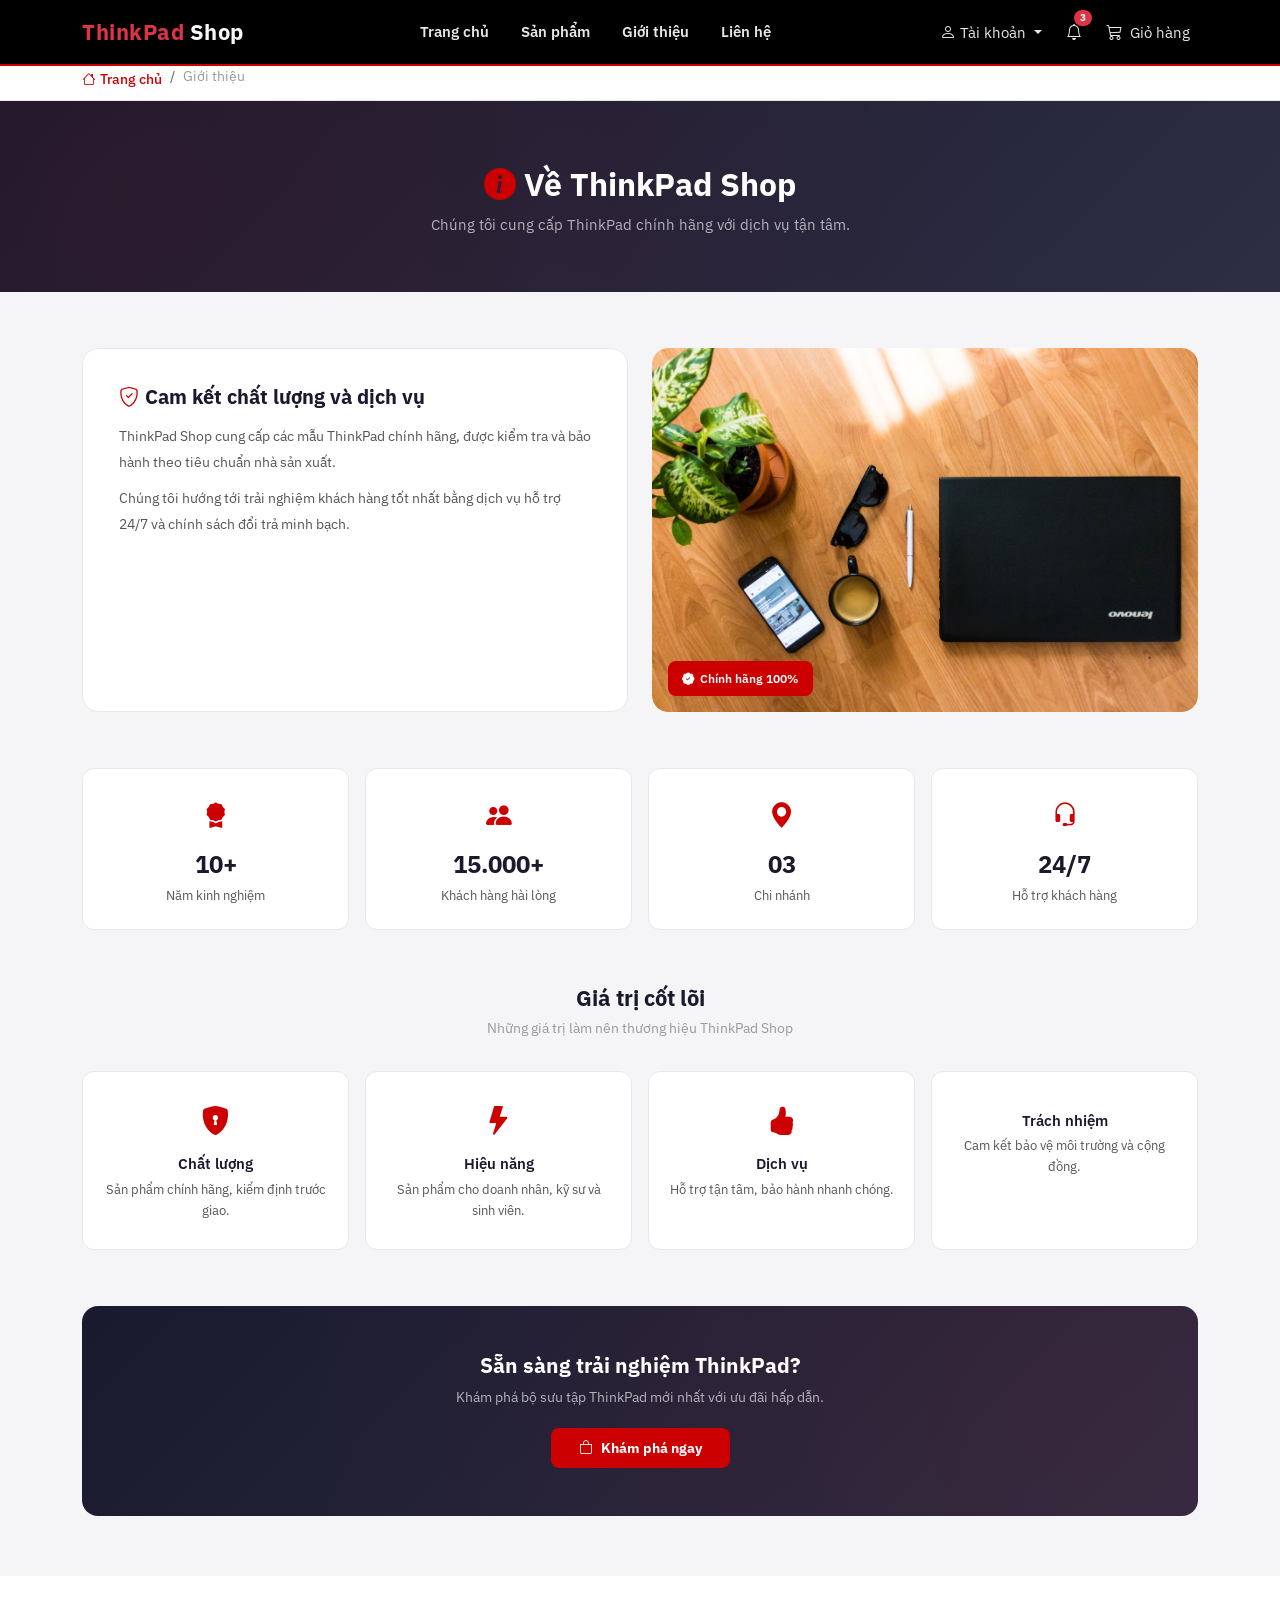
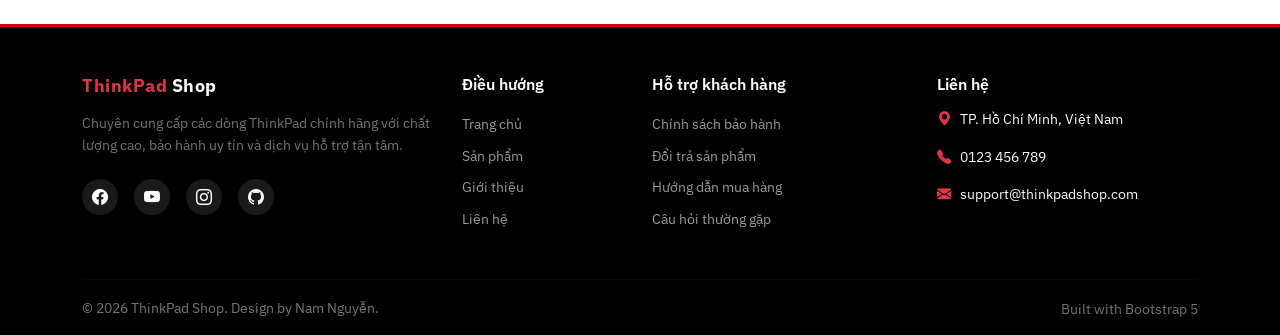
<file: about.html>
<!DOCTYPE html>
<html lang="vi">

<head>
    <meta charset="UTF-8">
    <meta name="viewport" content="width=device-width, initial-scale=1.0">
    <title>Giới thiệu - ThinkPad Shop</title>

    <link rel="preconnect" href="https://fonts.googleapis.com">
    <link rel="preconnect" href="https://fonts.gstatic.com" crossorigin>
    <link href="https://fonts.googleapis.com/css2?family=IBM+Plex+Sans:wght@400;500;600;700;800&display=swap"
        rel="stylesheet">

    <link rel="stylesheet" href="./bootstrap/dist/css/bootstrap.min.css">
    <link rel="stylesheet" href="./bootstrap/icons/bootstrap-icons.css">
    <link rel="stylesheet" href="./assets/style/header.css">
    <link rel="stylesheet" href="./assets/style/footer.css">
    <link rel="stylesheet" href="./assets/style/about.css">
</head>

<body>
    <!--Header-->
    <!--Header-->
    <header class="navbar navbar-expand-lg navbar-dark bg-black fixed-top">
        <div class="container">
            <a class="navbar-brand fw-bold text-danger" href="./index.html">
                ThinkPad <span class="text-light">Shop</span>
            </a>

            <div class="d-flex align-items-center gap-2 ms-auto order-lg-3">
                <div class="dropdown">
                    <a class="nav-link dropdown-toggle text-light px-2" href="#" role="button"
                        data-bs-toggle="dropdown">
                        <i class="bi bi-person fs-6"></i> <span class="d-none d-sm-inline">Tài khoản</span>
                    </a>
                    <ul class="dropdown-menu dropdown-menu-end">
                        <li><a class="dropdown-item" href="./login.html">Đăng nhập</a></li>
                        <li><a class="dropdown-item" href="./register.html">Đăng ký</a></li>
                        <li>
                            <hr class="dropdown-divider">
                        </li>
                        <li><a class="dropdown-item text-danger" href="#"
                                onclick="logoutUser();location.reload();return false;">Đăng xuất</a></li>
                    </ul>
                </div>
                <div class="dropdown">
                    <a class="nav-link text-light px-2 position-relative" href="#" role="button"
                        data-bs-toggle="dropdown">
                        <i class="bi bi-bell fs-6"></i>
                        <span class="badge bg-danger rounded-pill position-absolute notif-badge"
                            style="font-size:0.6rem;top:-2px;right:-2px;">3</span>
                    </a>
                    <ul class="dropdown-menu dropdown-menu-end" style="min-width:280px;">
                        <li>
                            <h6 class="dropdown-header">Thông báo</h6>
                        </li>
                        <li><a class="dropdown-item" href="#"><small class="text-muted">ThinkPad X1 Carbon vừa được cập
                                    nhật giá mới</small></a></li>
                        <li><a class="dropdown-item" href="#"><small class="text-muted">Khuyến mãi đặc biệt dòng T
                                    Series</small></a></li>
                        <li><a class="dropdown-item" href="#"><small class="text-muted">Bảo hành mở rộng cho P
                                    Series</small></a></li>
                        <li>
                            <hr class="dropdown-divider">
                        </li>
                        <li><a class="dropdown-item text-center small" href="#">Xem tất cả</a></li>
                    </ul>
                </div>
                <a href="./cart.html" class="nav-link text-light px-2 position-relative">
                    <i class="bi bi-cart3 fs-6"></i>
                    <span class="badge bg-danger rounded-pill position-absolute cart-badge"
                        style="font-size:0.65rem;top:-2px;right:-4px;display:none;">0</span>
                    <span class="d-none d-sm-inline ms-1">Giỏ hàng</span>
                </a>
            </div>

            <button class="navbar-toggler order-lg-4" type="button" data-bs-toggle="collapse"
                data-bs-target="#navbarMenu">
                <span class="navbar-toggler-icon"></span>
            </button>

            <div class="collapse navbar-collapse order-lg-2" id="navbarMenu">
                <ul class="navbar-nav mx-auto" id="mainMenu"></ul>
                <script>
                    const menuItems = [
                        { href: "./index.html", text: "Trang chủ" },
                        { href: "./products.html", text: "Sản phẩm" },
                        { href: "./about.html", text: "Giới thiệu" },
                        { href: "./contact.html", text: "Liên hệ" }
                    ];
                    const categorise = [
                        { title: "ThinkPad X1", content: "Cao cấp, siêu nhẹ, cho doanh nhân.", image: "./assets/image/cate.jpg" },
                        { title: "ThinkPad T Series", content: "Văn phòng, lập trình, pin bền.", image: "./assets/image/cate.jpg" },
                        { title: "ThinkPad P Series", content: "Workstation cho đồ họa và kỹ thuật.", image: "./assets/image/cate.jpg" },
                        { title: "ThinkPad E Series", content: "Giá tốt cho sinh viên và văn phòng.", image: "./assets/image/cate.jpg" }
                    ];
                    const carouselData = [
                        { image: "./assets/image/carousel1.jpg", title: "ThinkPad X1 Carbon Gen 12", subtitle: "Siêu nhẹ · Bền bỉ · Hiệu năng đỉnh cao", active: true },
                        { image: "./assets/image/carousel2.jpg", title: "ThinkPad T Series 2025", subtitle: "Ổn định · Chuyên nghiệp · Giá tốt", active: false },
                        { image: "./assets/image/carousel3.jpg", title: "ThinkPad P Series Workstation", subtitle: "Đồ họa mạnh · Chuẩn kỹ sư · Hiệu năng workstation", active: false }
                    ];
                    const featuredProducts = [
                        { image: "./assets/image/cate.jpg", name: "ThinkPad X1 Carbon", specs: "Intel Core Ultra 7 · 32GB RAM · 1TB SSD", price: "39.990.000₫", id: "x1-carbon-gen12" },
                        { image: "./assets/image/cate.jpg", name: "ThinkPad T14s Gen 5", specs: "AMD Ryzen 7 · 16GB RAM · 512GB SSD", price: "28.500.000₫", id: "t14s-gen5" },
                        { image: "./assets/image/cate.jpg", name: "ThinkPad E16 Gen 2", specs: "Intel Core i7 · 16GB RAM · 512GB SSD", price: "22.990.000₫", id: "e16-gen2" },
                        { image: "./assets/image/cate.jpg", name: "ThinkPad P16s Gen 3", specs: "AMD Ryzen 9 · 32GB RAM · 1TB SSD", price: "45.000.000₫", id: "p16s-gen3" },
                        { image: "./assets/image/cate.jpg", name: "ThinkPad X1 Yoga Gen 4", specs: "Intel Core i7 · 16GB RAM · 512GB SSD", price: "34.500.000₫", id: "x1-yoga-gen4" },
                        { image: "./assets/image/cate.jpg", name: "ThinkPad T14 Gen 12", specs: "Intel Core i7 · 16GB RAM · 512GB SSD", price: "29.990.000₫", id: "t14-gen12" },
                        { image: "./assets/image/cate.jpg", name: "ThinkPad P1 Gen 5", specs: "Intel Xeon · 64GB RAM · 4TB SSD", price: "129.990.000₫", id: "p1-gen5" },
                        { image: "./assets/image/cate.jpg", name: "ThinkPad E14 Gen 4", specs: "AMD Ryzen 7 · 16GB RAM · 1TB SSD", price: "21.990.000₫", id: "e14-g4" }
                    ];
                    const footerData = { brand: { name: 'ThinkPad', suffix: 'Shop', desc: 'Chuyên cung cấp các dòng ThinkPad chính hãng với chất lượng cao, bảo hành uy tín và dịch vụ hỗ trợ tận tâm.', socials: [{ icon: 'bi-facebook', href: '#' }, { icon: 'bi-youtube', href: '#' }, { icon: 'bi-instagram', href: '#' }, { icon: 'bi-github', href: '#' }] }, navigation: { title: 'Điều hướng', links: [{ href: './index.html', text: 'Trang chủ' }, { href: './products.html', text: 'Sản phẩm' }, { href: './about.html', text: 'Giới thiệu' }, { href: './contact.html', text: 'Liên hệ' }] }, support: { title: 'Hỗ trợ khách hàng', links: [{ href: '#', text: 'Chính sách bảo hành' }, { href: '#', text: 'Đổi trả sản phẩm' }, { href: '#', text: 'Hướng dẫn mua hàng' }, { href: '#', text: 'Câu hỏi thường gặp' }] }, contact: { title: 'Liên hệ', items: [{ icon: 'bi-geo-alt-fill', text: 'TP. Hồ Chí Minh, Việt Nam' }, { icon: 'bi-telephone-fill', text: '0123 456 789' }, { icon: 'bi-envelope-fill', text: 'support@thinkpadshop.com' }] }, copyright: '© 2026 ThinkPad Shop. Design by Nam Nguyễn.', builtWith: 'Built with Bootstrap 5' };
                    function isLoggedIn() { return localStorage.getItem('thinkpad_logged_in') === 'true' }
                    function loginUser() { localStorage.setItem('thinkpad_logged_in', 'true') }
                    function logoutUser() { localStorage.removeItem('thinkpad_logged_in') }
                    function getCart() { try { return JSON.parse(localStorage.getItem('thinkpad_cart')) || [] } catch { return [] } }
                    function saveCart(cart) { localStorage.setItem('thinkpad_cart', JSON.stringify(cart)) }
                    function addToCart(product) { const cart = getCart(); const existing = cart.find(item => item.id === product.id); if (existing) { existing.qty += product.qty || 1 } else { cart.push({ id: product.id, image: product.image, name: product.name, specs: product.specs, price: typeof product.price === 'string' ? parsePrice(product.price) : product.price, qty: product.qty || 1 }) } saveCart(cart); alert('Đã thêm vào giỏ hàng!'); updateCartBadge() }
                    function updateCartBadge() { const cart = getCart(); const count = cart.reduce((sum, item) => sum + item.qty, 0); document.querySelectorAll('.cart-badge').forEach(el => { el.textContent = count; el.style.display = count > 0 ? 'inline' : 'none' }) }
                    function parsePrice(str) { return parseInt(String(str).replace(/[.\s₫]/g, '')) }
                    function fmtPrice(num) { return Number(num).toString().replace(/\B(?=(\d{3})+(?!\d))/g, '.') + '₫' }
                </script>
                <script>
                    const mainMenu = document.getElementById("mainMenu");
                    menuItems.forEach((item) => {
                        mainMenu.innerHTML += `
                            <li class="nav-item mx-2">
                                <a class="nav-link fw-semibold" href="${item.href}">${item.text}</a>
                            </li>
                        `;
                    });
                    updateCartBadge();
                    if (isLoggedIn()) {
                        const dd = document.querySelector('.dropdown .dropdown-toggle');
                        if (dd) dd.innerHTML = '<i class="bi bi-person-check fs-6"></i> <span class="d-none d-sm-inline">Tài khoản</span>';
                    }
                </script>
            </div>
        </div>
    </header>


    <!-- Breadcrumb -->
    <div class="breadcrumb-wrap">
        <div class="container">
            <nav aria-label="breadcrumb">
                <ol class="breadcrumb mb-0">
                    <li class="breadcrumb-item"><a href="./index.html"><i class="bi bi-house me-1"></i>Trang chủ</a>
                    </li>
                    <li class="breadcrumb-item active">Giới thiệu</li>
                </ol>
            </nav>
        </div>
    </div>

    <main class="about-wrap">
        <!-- Hero -->
        <section class="hero-section">
            <div class="container">
                <h1><i class="bi bi-info-circle-fill"></i>Về ThinkPad Shop</h1>
                <p>Chúng tôi cung cấp ThinkPad chính hãng với dịch vụ tận tâm.</p>
            </div>
        </section>

        <div id="about-container"></div>
        <script src="./data/aboutPageData.js"></script>
    </main>

    <script>
        const aboutContainer = document.getElementById("about-container");

        const statsHtml = aboutPageData.stats.map(s =>
            `<div class="stat-card">
                <i class="bi ${s.icon}"></i>
                <span class="number">${s.number}</span>
                <span class="label">${s.label}</span>
            </div>`
        ).join('');

        const valuesHtml = aboutPageData.values.map(v =>
            `<div class="col-6 col-md-3">
                <div class="value-card">
                    <i class="bi ${v.icon}"></i>
                    <h5>${v.title}</h5>
                    <p>${v.desc}</p>
                </div>
            </div>`
        ).join('');

        aboutContainer.innerHTML = `
            <div class="container">
                <!-- Intro -->
                <section class="intro-section">
                    <div class="row g-4 align-items-stretch">
                        <div class="col-lg-6">
                            <div class="intro-card">
                                <h3><i class="bi bi-shield-check"></i>${aboutPageData.intro.heading}</h3>
                                ${aboutPageData.intro.paragraphs.map(p => `<p>${p}</p>`).join('')}
                            </div>
                        </div>
                        <div class="col-lg-6">
                            <div class="intro-image-wrap">
                                <img src="./assets/image/cate.jpg" alt="ThinkPad Office" loading="lazy">
                                <span class="intro-badge"><i class="bi bi-patch-check-fill"></i> Chính hãng 100%</span>
                            </div>
                        </div>
                    </div>
                </section>

                <!-- Stats -->
                <section class="stats-section">
                    <div class="stats-grid">${statsHtml}</div>
                </section>

                <!-- Values -->
                <section class="values-section">
                    <div class="section-title">
                        <h2>Giá trị cốt lõi</h2>
                        <p>Những giá trị làm nên thương hiệu ThinkPad Shop</p>
                    </div>
                    <div class="row g-3">${valuesHtml}</div>
                </section>

                <!-- CTA -->
                <section class="cta-section">
                    <h3>Sẵn sàng trải nghiệm ThinkPad?</h3>
                    <p>Khám phá bộ sưu tập ThinkPad mới nhất với ưu đãi hấp dẫn.</p>
                    <a href="./products.html" class="btn-cta">
                        <i class="bi bi-bag"></i>Khám phá ngay
                    </a>
                </section>
            </div>
        `;
    </script>

    <!-- Footer -->
    <footer class="bg-black text-light pt-5 pb-3 mt-5" id="footer-container"></footer>
    <script>
        const footerContainer = document.getElementById("footer-container");
        const footerHTML = `
            <div class="container">
                <div class="row g-4">
                    <div class="col-lg-4 col-6">
                        <h3 class="fw-bold text-danger">
                            ${footerData.brand.name} <span class="text-light">${footerData.brand.suffix}</span>
                        </h3>
                        <p class="text-secondary mt-3">${footerData.brand.desc}</p>
                        <div class="d-flex gap-3 mt-4">
                            ${footerData.brand.socials.map(s => `<a href="${s.href}" class="social-icon"><i class="bi ${s.icon}"></i></a>`).join('')}
                        </div>
                    </div>
                    <div class="col-lg-2 col-6">
                        <h5 class="footer-title">${footerData.navigation.title}</h5>
                        <ul class="list-unstyled">
                            ${footerData.navigation.links.map(l => `<li><a href="${l.href}" class="footer-link">${l.text}</a></li>`).join('')}
                        </ul>
                    </div>
                    <div class="col-lg-3 col-6">
                        <h5 class="footer-title">${footerData.support.title}</h5>
                        <ul class="list-unstyled">
                            ${footerData.support.links.map(l => `<li><a href="${l.href}" class="footer-link">${l.text}</a></li>`).join('')}
                        </ul>
                    </div>
                    <div class="col-lg-3 col-6">
                        <h5 class="footer-title">${footerData.contact.title}</h5>
                        ${footerData.contact.items.map(item => `<p><i class="bi ${item.icon} text-danger"></i> ${item.text}</p>`).join('')}
                    </div>
                </div>
                <hr class="footer-divider">
                <div class="row align-items-center">
                    <div class="col-md-6 text-center text-md-start">
                        <p class="copyright mb-0">${footerData.copyright}</p>
                    </div>
                    <div class="col-md-6 text-center text-md-end mt-3 mt-md-0">
                        <span class="text-secondary">${footerData.builtWith}</span>
                    </div>
                </div>
            </div>
        `;
        footerContainer.innerHTML = footerHTML;
    </script>
    <script src="./bootstrap/dist/js/bootstrap.bundle.min.js"></script>
</body>

</html>
</file>
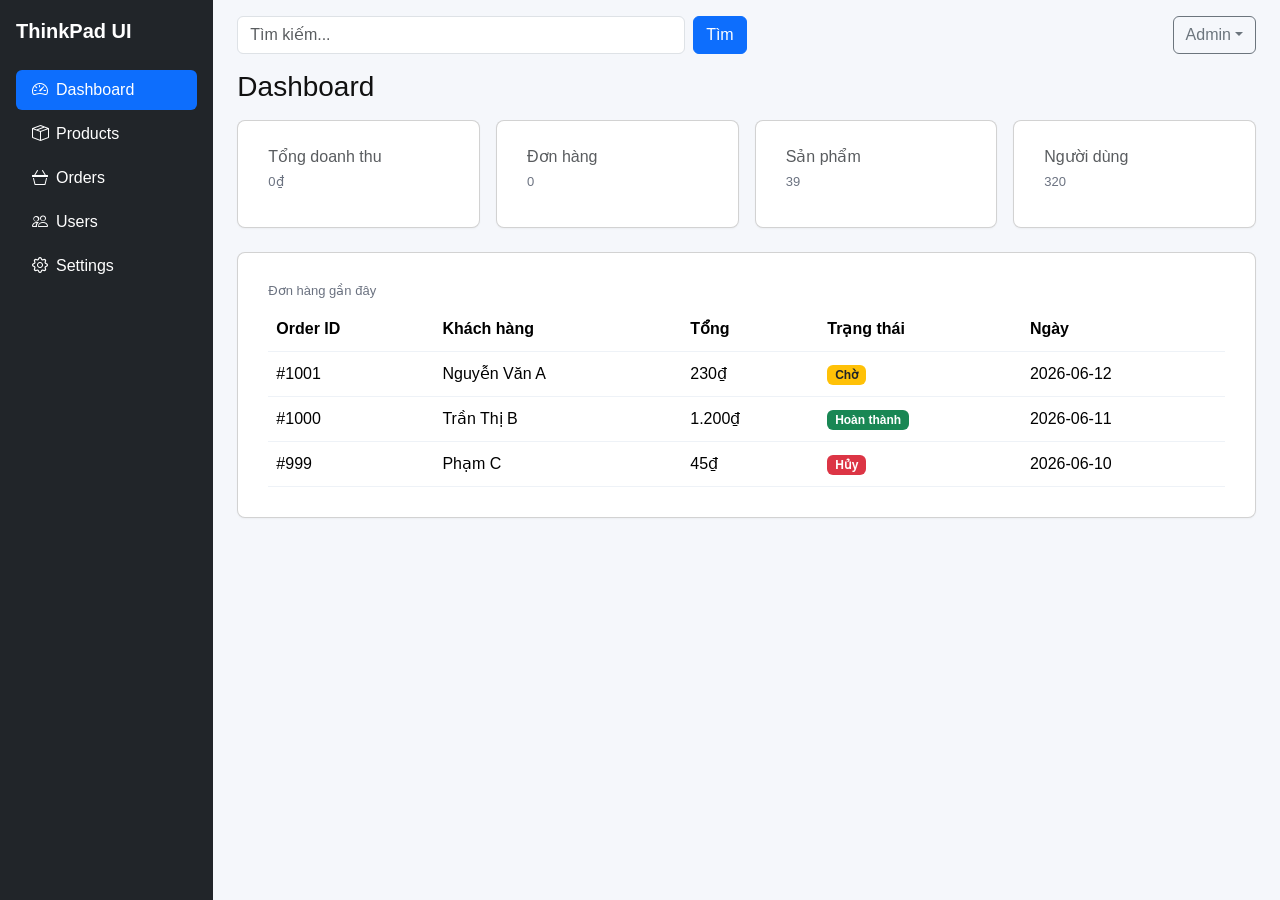
<file: admin.html>
<!doctype html>
<html lang="vi">
  <head>
    <meta charset="utf-8" />
    <meta name="viewport" content="width=device-width, initial-scale=1" />
    <title>Admin Dashboard</title>
    <link href="bootstrap/dist/css/bootstrap.min.css" rel="stylesheet">
    <link rel="stylesheet" href="bootstrap/icons/bootstrap-icons.min.css">
    <link rel="stylesheet" href="assets/style/admin.css">
  </head>
  <body>
    <div class="container-fluid">
      <div class="row">
        <nav class="col-12 col-md-2 bg-dark vh-100 p-3 text-white d-none d-md-block">
          <div class="mb-4 fs-5 fw-bold">ThinkPad UI</div>
          <ul class="nav nav-pills flex-column">
            <li class="nav-item mb-1"><a class="nav-link active text-white" href="#"><i class="bi bi-speedometer2 me-2"></i>Dashboard</a></li>
            <li class="nav-item mb-1"><a class="nav-link text-white" href="#"><i class="bi bi-box-seam me-2"></i>Products</a></li>
            <li class="nav-item mb-1"><a class="nav-link text-white" href="#"><i class="bi bi-basket3 me-2"></i>Orders</a></li>
            <li class="nav-item mb-1"><a class="nav-link text-white" href="#"><i class="bi bi-people me-2"></i>Users</a></li>
            <li class="nav-item"><a class="nav-link text-white" href="#"><i class="bi bi-gear me-2"></i>Settings</a></li>
          </ul>
        </nav>

        <main class="col-12 col-md-10 ms-sm-auto px-4">
          <header class="d-flex align-items-center justify-content-between py-3">
            <button class="btn btn-outline-light d-md-none me-2" type="button" data-bs-toggle="offcanvas" data-bs-target="#offcanvasSidebar" aria-controls="offcanvasSidebar">
              <i class="bi bi-list"></i>
            </button>
            <form class="d-flex w-50" role="search">
              <input class="form-control me-2" type="search" placeholder="Tìm kiếm..." aria-label="Search">
              <button class="btn btn-primary" type="submit">Tìm</button>
            </form>
            <div class="dropdown">
              <a class="btn btn-outline-secondary dropdown-toggle" href="#" role="button" id="profileMenu" data-bs-toggle="dropdown" aria-expanded="false">Admin</a>
              <ul class="dropdown-menu dropdown-menu-end" aria-labelledby="profileMenu">
                <li><a class="dropdown-item" href="#">Profile</a></li>
                <li><a class="dropdown-item" href="#">Logout</a></li>
              </ul>
            </div>
          </header>

          <section class="content">
            <div class="d-flex align-items-center justify-content-between mb-3">
              <h1 class="h3 mb-0">Dashboard</h1>
            </div>

            <!-- Stats cards rendered by JS -->
            <div id="statsCards" class="row g-3 mb-4"></div>

            <!-- Orders panel rendered by JS -->
            <div id="ordersPanel" class="card"></div>
          </section>
        </main>
      </div>
    </div>
    <script>
  // ===== inlined homedb.js =====
  const menuItems=[{href:"./index.html",text:"Trang chủ"},{href:"./products.html",text:"Sản phẩm"},{href:"./about.html",text:"Giới thiệu"},{href:"./contact.html",text:"Liên hệ"}];const categorise=[{title:"ThinkPad X1",content:"Cao cấp, siêu nhẹ, cho doanh nhân.",image:"./assets/image/cate.jpg"},{title:"ThinkPad T Series",content:"Văn phòng, lập trình, pin bền.",image:"./assets/image/cate.jpg"},{title:"ThinkPad P Series",content:"Workstation cho đồ họa và kỹ thuật.",image:"./assets/image/cate.jpg"},{title:"ThinkPad E Series",content:"Giá tốt cho sinh viên và văn phòng.",image:"./assets/image/cate.jpg"}];const carouselData=[{image:"./assets/image/carousel1.jpg",title:"ThinkPad X1 Carbon Gen 12",subtitle:"Siêu nhẹ · Bền bỉ · Hiệu năng đỉnh cao",active:true},{image:"./assets/image/carousel2.jpg",title:"ThinkPad T Series 2025",subtitle:"Ổn định · Chuyên nghiệp · Giá tốt",active:false},{image:"./assets/image/carousel3.jpg",title:"ThinkPad P Series Workstation",subtitle:"Đồ họa mạnh · Chuẩn kỹ sư · Hiệu năng workstation",active:false}];const featuredProducts=[{image:"./assets/image/cate.jpg",name:"ThinkPad X1 Carbon",specs:"Intel Core Ultra 7 · 32GB RAM · 1TB SSD",price:"39.990.000₫",id:"x1-carbon-gen12"},{image:"./assets/image/cate.jpg",name:"ThinkPad T14s Gen 5",specs:"AMD Ryzen 7 · 16GB RAM · 512GB SSD",price:"28.500.000₫",id:"t14s-gen5"},{image:"./assets/image/cate.jpg",name:"ThinkPad E16 Gen 2",specs:"Intel Core i7 · 16GB RAM · 512GB SSD",price:"22.990.000₫",id:"e16-gen2"},{image:"./assets/image/cate.jpg",name:"ThinkPad P16s Gen 3",specs:"AMD Ryzen 9 · 32GB RAM · 1TB SSD",price:"45.000.000₫",id:"p16s-gen3"}];const footerData={brand:{name:'ThinkPad',suffix:'Shop',desc:'Chuyên cung cấp các dòng ThinkPad chính hãng với chất lượng cao, bảo hành uy tín và dịch vụ hỗ trợ tận tâm.',socials:[{icon:'bi-facebook',href:'#'},{icon:'bi-youtube',href:'#'},{icon:'bi-instagram',href:'#'},{icon:'bi-github',href:'#'}]},navigation:{title:'Điều hướng',links:[{href:'./index.html',text:'Trang chủ'},{href:'./products.html',text:'Sản phẩm'},{href:'./about.html',text:'Giới thiệu'},{href:'./contact.html',text:'Liên hệ'}]},support:{title:'Hỗ trợ khách hàng',links:[{href:'#',text:'Chính sách bảo hành'},{href:'#',text:'Đổi trả sản phẩm'},{href:'#',text:'Hướng dẫn mua hàng'},{href:'#',text:'Câu hỏi thường gặp'}]},contact:{title:'Liên hệ',items:[{icon:'bi-geo-alt-fill',text:'TP. Hồ Chí Minh, Việt Nam'},{icon:'bi-telephone-fill',text:'0123 456 789'},{icon:'bi-envelope-fill',text:'support@thinkpadshop.com'}]},copyright:'© 2026 ThinkPad Shop. Design by Nam Nguyễn.',builtWith:'Built with Bootstrap 5'};function isLoggedIn(){return localStorage.getItem('thinkpad_logged_in')==='true'}function loginUser(){localStorage.setItem('thinkpad_logged_in','true')}function logoutUser(){localStorage.removeItem('thinkpad_logged_in')}function getCart(){try{return JSON.parse(localStorage.getItem('thinkpad_cart'))||[]}catch{return[]}}function saveCart(cart){localStorage.setItem('thinkpad_cart',JSON.stringify(cart))}function addToCart(product){const cart=getCart();const existing=cart.find(item=>item.id===product.id);if(existing){existing.qty+=product.qty||1}else{cart.push({id:product.id,image:product.image,name:product.name,specs:product.specs,price:typeof product.price==='string'?parsePrice(product.price):product.price,qty:product.qty||1})}saveCart(cart);alert('Đã thêm vào giỏ hàng!');updateCartBadge()}function updateCartBadge(){const cart=getCart();const count=cart.reduce((sum,item)=>sum+item.qty,0);document.querySelectorAll('.cart-badge').forEach(el=>{el.textContent=count;el.style.display=count>0?'inline':'none'})}function parsePrice(str){return parseInt(String(str).replace(/[.\s₫]/g,''))}function fmtPrice(num){return Number(num).toString().replace(/\B(?=(\d{3})+(?!\d))/g,'.')+'₫'}
  // ===== end inlined homedb.js =====
    </script>
    <script src="bootstrap/dist/js/bootstrap.bundle.min.js"></script>
    <script src="./data/productsPageData.js"></script>
    <script>
    document.addEventListener('DOMContentLoaded', () => {
      // Data from data/homedb.js
      const products = (typeof productsPageData !== 'undefined' && productsPageData.products) ? productsPageData.products : (typeof featuredProducts !== 'undefined' ? featuredProducts : []);
      const cart = (typeof getCart === 'function') ? getCart() : [];
      const orders = JSON.parse(localStorage.getItem('thinkpad_orders') || '[]');

      const fmt = (typeof fmtPrice === 'function') ? fmtPrice : (n => (typeof n === 'number' ? n.toString() : n));

      // Render stats cards dynamically
      const statsCards = document.getElementById('statsCards');
      function renderStats() {
        const revenue = cart.reduce((sum, i) => sum + (i.price || 0) * (i.qty || 1), 0);
        const stats = [
          { title: 'Tổng doanh thu', value: fmt(revenue || 0) },
          { title: 'Đơn hàng', value: (orders.length || 0) },
          { title: 'Sản phẩm', value: (products.length || 0) },
          { title: 'Người dùng', value: (JSON.parse(localStorage.getItem('thinkpad_users') || '[]').length || 320) }
        ];

        if (!statsCards) return;
        statsCards.innerHTML = '';
        stats.forEach(s => {
          const col = document.createElement('div');
          col.className = 'col-12 col-sm-6 col-md-3';
          col.innerHTML = `
            <div class="card">
              <div class="card-body">
                <h6 class="card-subtitle mb-2 text-muted">${s.title}</h6>
                <h4 class="card-title">${s.value}</h4>
              </div>
            </div>
          `;
          statsCards.appendChild(col);
        });
      }

      // Render orders table dynamically
      const ordersPanel = document.getElementById('ordersPanel');
      function renderOrders() {
        if (!ordersPanel) return;
        const list = orders.length ? orders : [
          { id: '#1001', customer: 'Nguyễn Văn A', total: 230, status: 'Chờ', date: '2026-06-12' },
          { id: '#1000', customer: 'Trần Thị B', total: 1200, status: 'Hoàn thành', date: '2026-06-11' },
          { id: '#999', customer: 'Phạm C', total: 45, status: 'Hủy', date: '2026-06-10' }
        ];

        ordersPanel.innerHTML = `
          <div class="card-body">
            <h5 class="card-title">Đơn hàng gần đây</h5>
            <div class="table-responsive">
              <table class="table table-hover align-middle mb-0">
                <thead>
                  <tr>
                    <th>Order ID</th>
                    <th>Khách hàng</th>
                    <th>Tổng</th>
                    <th>Trạng thái</th>
                    <th>Ngày</th>
                  </tr>
                </thead>
                <tbody>
                  ${list.slice(0, 50).map(o => `
                    <tr>
                      <td>${o.id}</td>
                      <td>${o.customer}</td>
                      <td>${fmt(o.total)}</td>
                      <td>${renderBadge(o.status)}</td>
                      <td>${o.date}</td>
                    </tr>
                  `).join('')}
                </tbody>
              </table>
            </div>
          </div>
        `;
      }

      function renderBadge(s) {
        if (!s) return '';
        const t = String(s).toLowerCase();
        if (t.includes('hoàn') || t.includes('completed')) return '<span class="badge bg-success">Hoàn thành</span>';
        if (t.includes('hủy') || t.includes('huy') || t.includes('cancel')) return '<span class="badge bg-danger">Hủy</span>';
        return '<span class="badge bg-warning text-dark">Chờ</span>';
      }

      // Initial render
      renderStats();
      renderOrders();
    });
    </script>

    <!-- Offcanvas for mobile sidebar -->
    <div class="offcanvas offcanvas-start" tabindex="-1" id="offcanvasSidebar" aria-labelledby="offcanvasSidebarLabel">
      <div class="offcanvas-header">
        <h5 class="offcanvas-title" id="offcanvasSidebarLabel">ThinkPad UI</h5>
        <button type="button" class="btn-close text-reset" data-bs-dismiss="offcanvas" aria-label="Close"></button>
      </div>
      <div class="offcanvas-body">
        <ul class="nav nav-pills flex-column">
          <li class="nav-item mb-1"><a class="nav-link active text-dark" href="#"><i class="bi bi-speedometer2 me-2"></i>Dashboard</a></li>
          <li class="nav-item mb-1"><a class="nav-link text-dark" href="#"><i class="bi bi-box-seam me-2"></i>Products</a></li>
          <li class="nav-item mb-1"><a class="nav-link text-dark" href="#"><i class="bi bi-basket3 me-2"></i>Orders</a></li>
          <li class="nav-item mb-1"><a class="nav-link text-dark" href="#"><i class="bi bi-people me-2"></i>Users</a></li>
          <li class="nav-item"><a class="nav-link text-dark" href="#"><i class="bi bi-gear me-2"></i>Settings</a></li>
        </ul>
      </div>
    </div>
  </body>
</html>
</file>
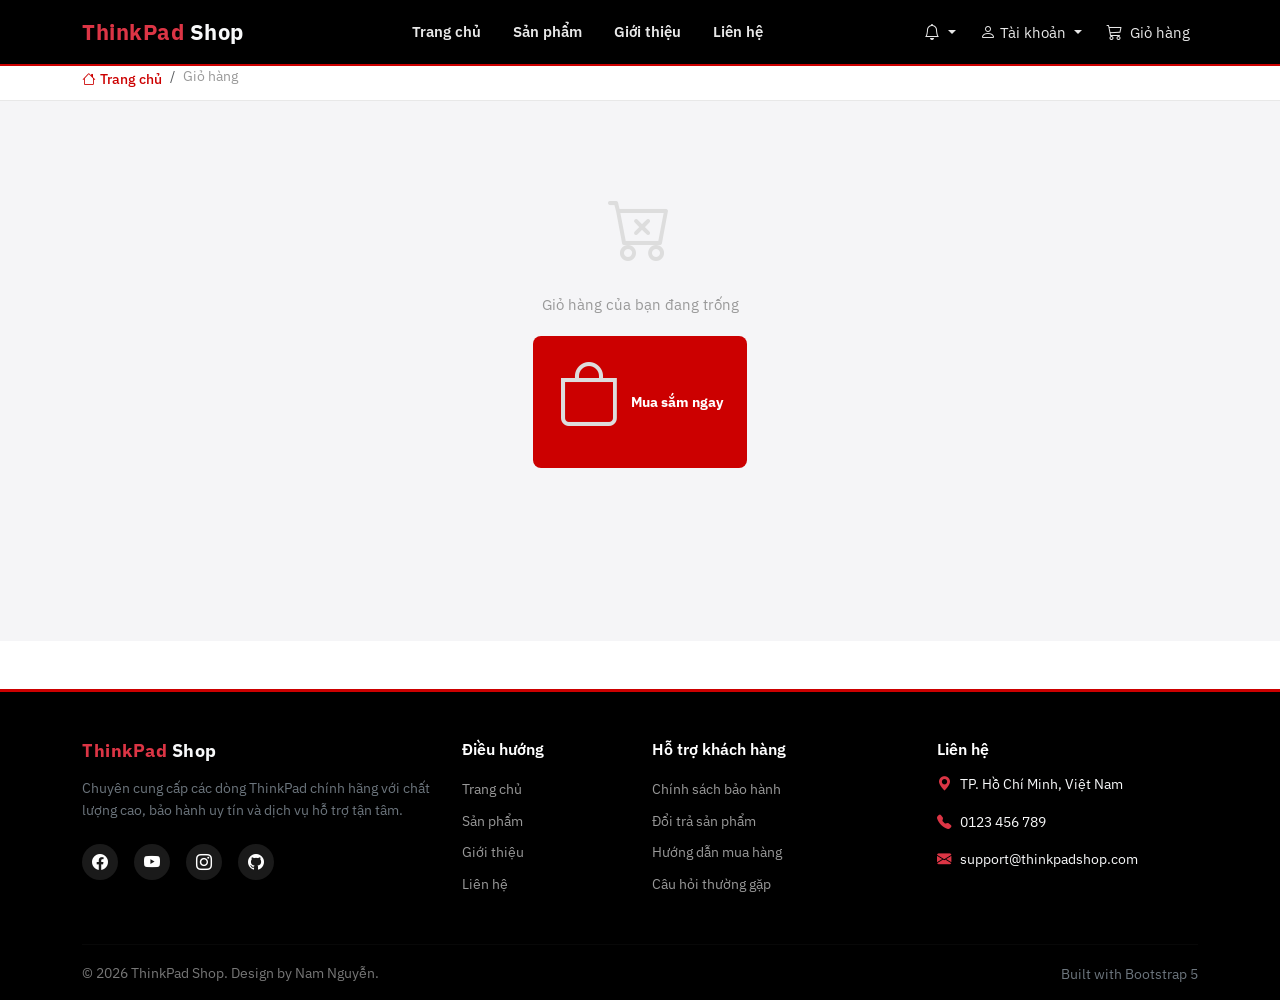
<file: cart.html>
<!DOCTYPE html>
<html lang="vi">
<head>
    <meta charset="UTF-8">
    <meta name="viewport" content="width=device-width, initial-scale=1.0">
    <title>Giỏ hàng - ThinkPad Shop</title>

    <link rel="preconnect" href="https://fonts.googleapis.com">
    <link rel="preconnect" href="https://fonts.gstatic.com" crossorigin>
    <link href="https://fonts.googleapis.com/css2?family=IBM+Plex+Sans:wght@400;500;600;700;800&display=swap" rel="stylesheet">

    <link rel="stylesheet" href="./bootstrap/dist/css/bootstrap.min.css">
    <link rel="stylesheet" href="./bootstrap/icons/bootstrap-icons.css">
    <link rel="stylesheet" href="./assets/style/header.css">
    <link rel="stylesheet" href="./assets/style/footer.css">
    <link rel="stylesheet" href="./assets/style/cart.css">
</head>
<body>
    <!--Header-->
    <header class="navbar navbar-expand-lg navbar-dark bg-black fixed-top">
        <div class="container">
            <a class="navbar-brand fw-bold text-danger" href="./index.html">
                ThinkPad <span class="text-light">Shop</span>
            </a>

            <div class="d-flex align-items-center gap-2 ms-auto order-lg-3">
                <div class="dropdown">
                    <a class="nav-link dropdown-toggle text-light px-2 position-relative" href="#" role="button" data-bs-toggle="dropdown">
                        <i class="bi bi-bell fs-6"></i>
                        <span class="badge bg-danger rounded-pill position-absolute notif-badge" style="font-size:0.6rem;top:-1px;right:-2px;display:none;">0</span>
                    </a>
                    <ul class="dropdown-menu dropdown-menu-end notif-dropdown">
                        <li><span class="dropdown-item-text text-muted small">Không có thông báo</span></li>
                    </ul>
                </div>
                <div class="dropdown">
                    <a class="nav-link dropdown-toggle text-light px-2" href="#" role="button" data-bs-toggle="dropdown">
                        <i class="bi bi-person fs-6"></i> <span class="d-none d-sm-inline">Tài khoản</span>
                    </a>
                    <ul class="dropdown-menu dropdown-menu-end">
                        <li><a class="dropdown-item" href="./login.html">Đăng nhập</a></li>
                        <li><a class="dropdown-item" href="./register.html">Đăng ký</a></li>
                        <li><hr class="dropdown-divider"></li>
                        <li><a class="dropdown-item text-danger" href="#" onclick="logoutUser();location.reload();return false;">Đăng xuất</a></li>
                    </ul>
                </div>
                <a href="./cart.html" class="nav-link text-light px-2 position-relative">
                    <i class="bi bi-cart3 fs-6"></i>
                    <span class="badge bg-danger rounded-pill position-absolute cart-badge" style="font-size:0.65rem;top:-2px;right:-4px;display:none;">0</span>
                    <span class="d-none d-sm-inline ms-1">Giỏ hàng</span>
                </a>
            </div>

            <button class="navbar-toggler order-lg-4" type="button" data-bs-toggle="collapse" data-bs-target="#navbarMenu">
                <span class="navbar-toggler-icon"></span>
            </button>

            <div class="collapse navbar-collapse order-lg-2" id="navbarMenu">
                <ul class="navbar-nav mx-auto" id="mainMenu"></ul>
                <script>
const menuItems=[{href:"./index.html",text:"Trang chủ"},{href:"./products.html",text:"Sản phẩm"},{href:"./about.html",text:"Giới thiệu"},{href:"./contact.html",text:"Liên hệ"}];
const footerData={brand:{name:'ThinkPad',suffix:'Shop',desc:'Chuyên cung cấp các dòng ThinkPad chính hãng với chất lượng cao, bảo hành uy tín và dịch vụ hỗ trợ tận tâm.',socials:[{icon:'bi-facebook',href:'#'},{icon:'bi-youtube',href:'#'},{icon:'bi-instagram',href:'#'},{icon:'bi-github',href:'#'}]},navigation:{title:'Điều hướng',links:[{href:'./index.html',text:'Trang chủ'},{href:'./products.html',text:'Sản phẩm'},{href:'./about.html',text:'Giới thiệu'},{href:'./contact.html',text:'Liên hệ'}]},support:{title:'Hỗ trợ khách hàng',links:[{href:'#',text:'Chính sách bảo hành'},{href:'#',text:'Đổi trả sản phẩm'},{href:'#',text:'Hướng dẫn mua hàng'},{href:'#',text:'Câu hỏi thường gặp'}]},contact:{title:'Liên hệ',items:[{icon:'bi-geo-alt-fill',text:'TP. Hồ Chí Minh, Việt Nam'},{icon:'bi-telephone-fill',text:'0123 456 789'},{icon:'bi-envelope-fill',text:'support@thinkpadshop.com'}]},copyright:'© 2026 ThinkPad Shop. Design by Nam Nguyễn.',builtWith:'Built with Bootstrap 5'};
function isLoggedIn(){return localStorage.getItem('thinkpad_logged_in')==='true'}function loginUser(){localStorage.setItem('thinkpad_logged_in','true')}function logoutUser(){localStorage.removeItem('thinkpad_logged_in')}function getCart(){try{return JSON.parse(localStorage.getItem('thinkpad_cart'))||[]}catch{return[]}}function saveCart(cart){localStorage.setItem('thinkpad_cart',JSON.stringify(cart))}function addToCart(product){const cart=getCart();const existing=cart.find(item=>item.id===product.id);if(existing){existing.qty+=product.qty||1}else{cart.push({id:product.id,image:product.image,name:product.name,specs:product.specs,price:typeof product.price==='string'?parsePrice(product.price):product.price,qty:product.qty||1})}saveCart(cart);alert('Đã thêm vào giỏ hàng!');updateCartBadge()}function updateCartBadge(){const cart=getCart();const count=cart.reduce((sum,item)=>sum+item.qty,0);document.querySelectorAll('.cart-badge').forEach(el=>{el.textContent=count;el.style.display=count>0?'inline':'none'})}function parsePrice(str){return parseInt(String(str).replace(/[.\s₫]/g,''))}function fmtPrice(num){return Number(num).toString().replace(/\B(?=(\d{3})+(?!\d))/g,'.')+'₫'}
                </script>
                <script>
                    const mainMenu = document.getElementById("mainMenu");
                    menuItems.forEach((item) => {
                        mainMenu.innerHTML += `
                            <li class="nav-item mx-2">
                                <a class="nav-link fw-semibold" href="${item.href}">${item.text}</a>
                            </li>
                        `;
                    });
                    updateCartBadge();
                    if (isLoggedIn()) {
                        const dd = document.querySelector('.dropdown .dropdown-toggle');
                        if (dd) dd.innerHTML = '<i class="bi bi-person-check fs-6"></i> <span class="d-none d-sm-inline">Tài khoản</span>';
                    }
                </script>
            </div>
        </div>
    </header>

    <!-- Breadcrumb -->
    <div class="breadcrumb-wrap">
        <div class="container">
            <nav aria-label="breadcrumb">
                <ol class="breadcrumb mb-0">
                    <li class="breadcrumb-item"><a href="./index.html"><i class="bi bi-house me-1"></i>Trang chủ</a></li>
                    <li class="breadcrumb-item active">Giỏ hàng</li>
                </ol>
            </nav>
        </div>
    </div>

    <main class="cart-wrapper" id="cart-container"></main>

    <script>
        const cartContainer = document.getElementById("cart-container");
        let cartItems = getCart();

        function renderCart() {
            const isEmpty = cartItems.length === 0;
            const subtotal = cartItems.reduce((sum, item) => sum + item.price * item.qty, 0);
            const shipping = subtotal >= 50000000 ? 0 : 500000;
            const total = subtotal + shipping;

            const itemsHtml = cartItems.map((item, idx) => `
                <div class="cart-item" data-index="${idx}">
                    <div class="row align-items-center g-3">
                        <div class="col-4 col-md-2">
                            <img src="${item.image}" alt="${item.name}" class="cart-item-img">
                        </div>
                        <div class="col-8 col-md-4">
                            <h6 class="cart-item-name">${item.name}</h6>
                            <p class="cart-item-specs">${item.specs}</p>
                            <p class="cart-item-price mb-0">${fmtPrice(item.price)}</p>
                        </div>
                        <div class="col-6 col-md-3 mt-2 mt-md-0">
                            <div class="qty-control">
                                <button onclick="changeQty(${idx}, -1)">−</button>
                                <span id="qty-${idx}">${item.qty}</span>
                                <button onclick="changeQty(${idx}, 1)">+</button>
                            </div>
                        </div>
                        <div class="col-4 col-md-2 text-center mt-2 mt-md-0">
                            <span class="cart-item-total" id="item-total-${idx}">${fmtPrice(item.price * item.qty)}</span>
                        </div>
                        <div class="col-2 col-md-1 text-end mt-2 mt-md-0">
                            <button class="btn-remove" onclick="removeItem(${idx})" title="Xóa">
                                <i class="bi bi-trash3 fs-6"></i>
                            </button>
                        </div>
                    </div>
                </div>
            `).join('');

            cartContainer.innerHTML = `
                <div class="container">
                    ${isEmpty ? `
                        <div class="empty-cart">
                            <i class="bi bi-cart-x"></i>
                            <p>Giỏ hàng của bạn đang trống</p>
                            <a href="./products.html" class="btn-empty">
                                <i class="bi bi-bag me-1"></i>Mua sắm ngay
                            </a>
                        </div>
                    ` : `
                        <div class="cart-header">
                            <div class="d-flex align-items-center justify-content-between flex-wrap gap-2">
                                <div>
                                    <h1>Giỏ hàng</h1>
                                    <p>${cartItems.reduce((s, i) => s + i.qty, 0)} sản phẩm trong giỏ</p>
                                </div>
                            </div>
                        </div>
                        <div class="row mt-4">
                            <div class="col-lg-8">
                                ${itemsHtml}
                            </div>
                            <div class="col-lg-4">
                                <div class="cart-summary">
                                    <h5>Tổng đơn hàng</h5>
                                    <div class="summary-row">
                                        <span class="label">Tạm tính</span>
                                        <span class="value" id="summary-subtotal">${fmtPrice(subtotal)}</span>
                                    </div>
                                    <div class="summary-row">
                                        <span class="label">Phí vận chuyển</span>
                                        <span class="value" id="summary-shipping">${shipping === 0 ? 'Miễn phí' : fmtPrice(shipping)}</span>
                                    </div>
                                    ${shipping > 0 ? '<p class="shipping-note">Miễn phí ship khi đơn từ 50.000.000₫</p>' : ''}
                                    <hr class="summary-divider">
                                    <div class="summary-total">
                                        <span class="label">Tổng cộng</span>
                                        <span class="value" id="summary-total">${fmtPrice(total)}</span>
                                    </div>
                                    <a href="./payment.html" class="btn-checkout">
                                        <i class="bi bi-credit-card me-1"></i>Thanh toán
                                    </a>
                                    <a href="./products.html" class="btn-continue">
                                        <i class="bi bi-arrow-left me-1"></i>Tiếp tục mua sắm
                                    </a>
                                </div>
                            </div>
                        </div>
                    `}
                </div>
            `;
        }

        function updateSummary() {
            const subtotal = cartItems.reduce((sum, item) => sum + item.price * item.qty, 0);
            const shipping = subtotal >= 50000000 ? 0 : 500000;
            const total = subtotal + shipping;
            document.getElementById('summary-subtotal').textContent = fmtPrice(subtotal);
            document.getElementById('summary-shipping').textContent = shipping === 0 ? 'Miễn phí' : fmtPrice(shipping);
            document.getElementById('summary-total').textContent = fmtPrice(total);
        }

        function changeQty(idx, delta) {
            const item = cartItems[idx];
            if (!item) return;
            item.qty = Math.max(1, item.qty + delta);
            document.getElementById(`qty-${idx}`).textContent = item.qty;
            document.getElementById(`item-total-${idx}`).textContent = fmtPrice(item.price * item.qty);
            updateSummary();
            saveCart(cartItems);
        }

        function removeItem(idx) {
            cartItems.splice(idx, 1);
            saveCart(cartItems);
            updateCartBadge();
            renderCart();
        }

        renderCart();
    </script>

    <!-- Footer -->
    <footer class="bg-black text-light pt-5 pb-3 mt-5" id="footer-container"></footer>
    <script>
        const footerContainer = document.getElementById("footer-container");
        const footerHTML = `
            <div class="container">
                <div class="row g-4">
                    <div class="col-lg-4 col-6">
                        <h3 class="fw-bold text-danger">
                            ${footerData.brand.name} <span class="text-light">${footerData.brand.suffix}</span>
                        </h3>
                        <p class="text-secondary mt-3">${footerData.brand.desc}</p>
                        <div class="d-flex gap-3 mt-4">
                            ${footerData.brand.socials.map(s => `<a href="${s.href}" class="social-icon"><i class="bi ${s.icon}"></i></a>`).join('')}
                        </div>
                    </div>
                    <div class="col-lg-2 col-6">
                        <h5 class="footer-title">${footerData.navigation.title}</h5>
                        <ul class="list-unstyled">
                            ${footerData.navigation.links.map(l => `<li><a href="${l.href}" class="footer-link">${l.text}</a></li>`).join('')}
                        </ul>
                    </div>
                    <div class="col-lg-3 col-6">
                        <h5 class="footer-title">${footerData.support.title}</h5>
                        <ul class="list-unstyled">
                            ${footerData.support.links.map(l => `<li><a href="${l.href}" class="footer-link">${l.text}</a></li>`).join('')}
                        </ul>
                    </div>
                    <div class="col-lg-3 col-6">
                        <h5 class="footer-title">${footerData.contact.title}</h5>
                        ${footerData.contact.items.map(item => `<p><i class="bi ${item.icon} text-danger"></i> ${item.text}</p>`).join('')}
                    </div>
                </div>
                <hr class="footer-divider">
                <div class="row align-items-center">
                    <div class="col-md-6 text-center text-md-start">
                        <p class="copyright mb-0">${footerData.copyright}</p>
                    </div>
                    <div class="col-md-6 text-center text-md-end mt-3 mt-md-0">
                        <span class="text-secondary">${footerData.builtWith}</span>
                    </div>
                </div>
            </div>
        `;
        footerContainer.innerHTML = footerHTML;
    </script>
    <script src="./bootstrap/dist/js/bootstrap.bundle.min.js"></script>
</body>
</html>
</file>
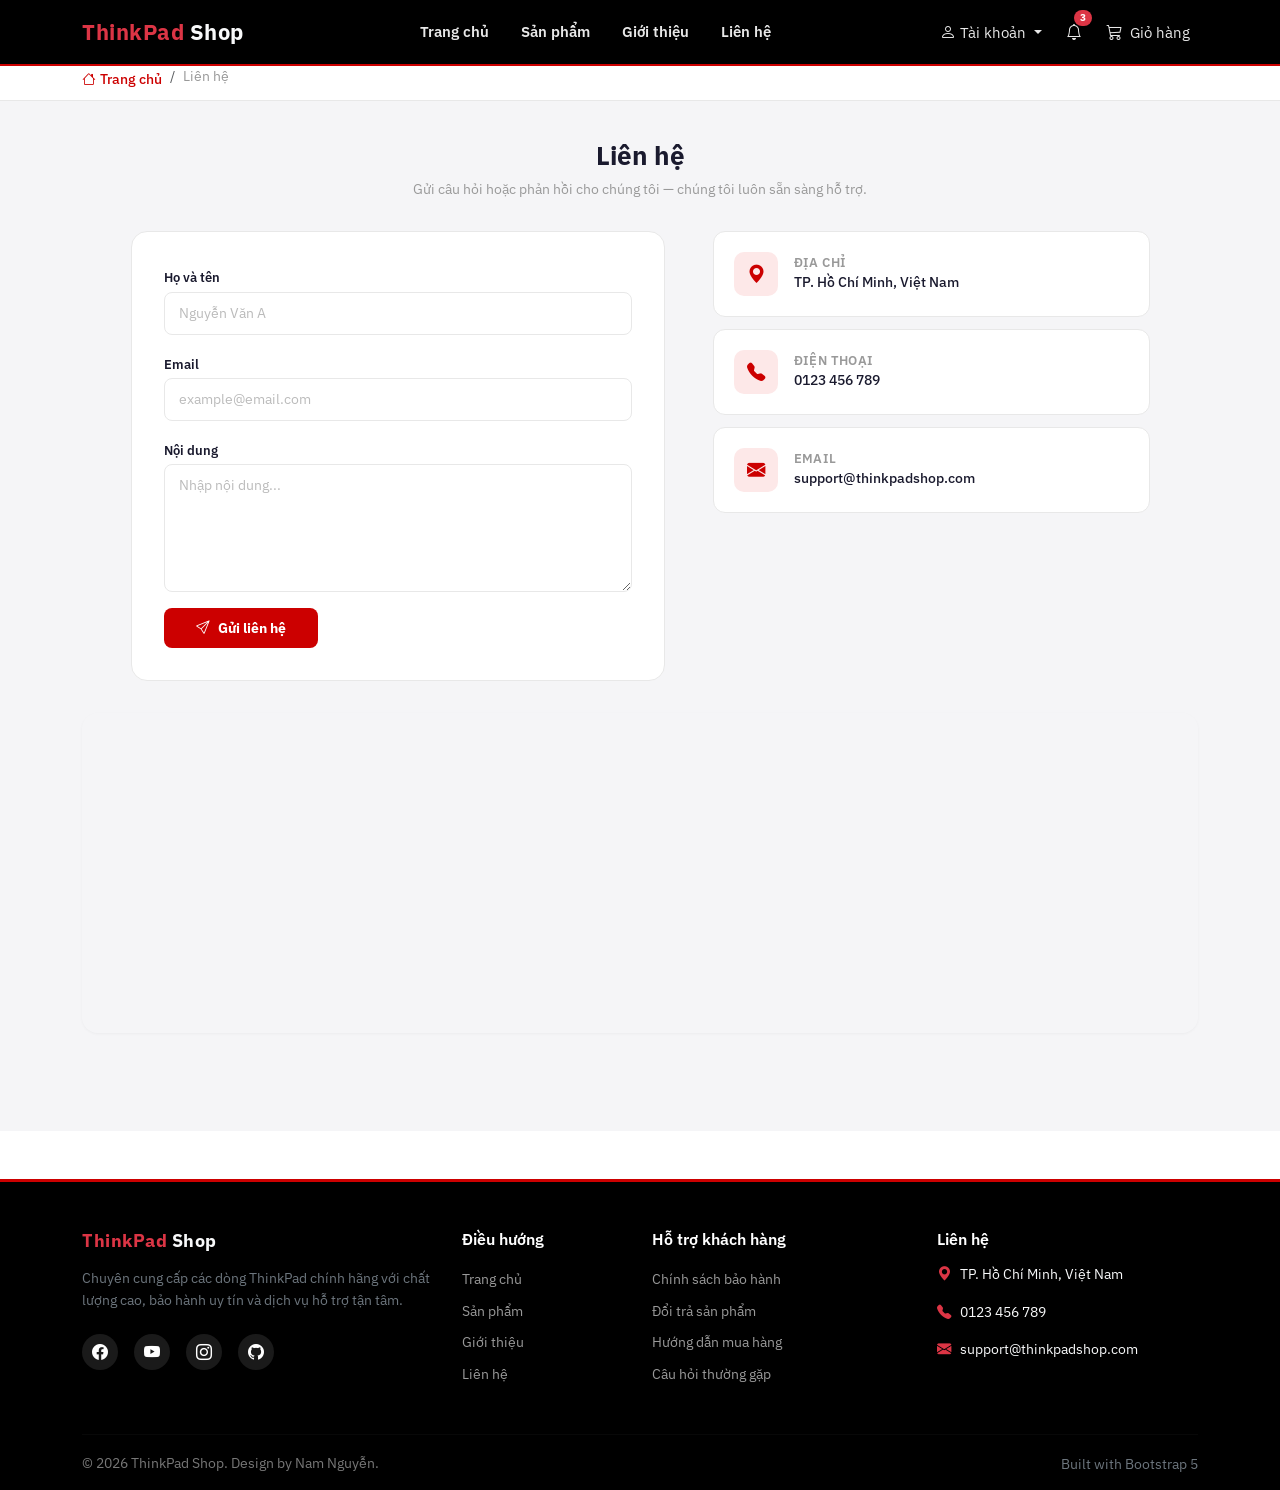
<file: contact.html>
<!DOCTYPE html>
<html lang="vi">

<head>
    <meta charset="UTF-8">
    <meta name="viewport" content="width=device-width, initial-scale=1.0">
    <title>Liên hệ - ThinkPad Shop</title>

    <link rel="preconnect" href="https://fonts.googleapis.com">
    <link rel="preconnect" href="https://fonts.gstatic.com" crossorigin>
    <link href="https://fonts.googleapis.com/css2?family=IBM+Plex+Sans:wght@400;500;600;700;800&display=swap"
        rel="stylesheet">

    <link rel="stylesheet" href="./bootstrap/dist/css/bootstrap.min.css">
    <link rel="stylesheet" href="./bootstrap/icons/bootstrap-icons.css">
    <link rel="stylesheet" href="./assets/style/header.css">
    <link rel="stylesheet" href="./assets/style/footer.css">
    <link rel="stylesheet" href="./assets/style/contact.css">
</head>

<body>
    <!--Header-->
    <header class="navbar navbar-expand-lg navbar-dark bg-black fixed-top">
        <div class="container">
            <a class="navbar-brand fw-bold text-danger" href="./index.html">
                ThinkPad <span class="text-light">Shop</span>
            </a>

            <div class="d-flex align-items-center gap-2 ms-auto order-lg-3">
                <div class="dropdown">
                    <a class="nav-link dropdown-toggle text-light px-2" href="#" role="button"
                        data-bs-toggle="dropdown">
                        <i class="bi bi-person fs-6"></i> <span class="d-none d-sm-inline">Tài khoản</span>
                    </a>
                    <ul class="dropdown-menu dropdown-menu-end">
                        <li><a class="dropdown-item" href="./login.html">Đăng nhập</a></li>
                        <li><a class="dropdown-item" href="./register.html">Đăng ký</a></li>
                        <li>
                            <hr class="dropdown-divider">
                        </li>
                        <li><a class="dropdown-item text-danger" href="#"
                                onclick="logoutUser();location.reload();return false;">Đăng xuất</a></li>
                    </ul>
                </div>
                <div class="dropdown">
                    <a class="nav-link text-light px-2 position-relative" href="#" role="button"
                        data-bs-toggle="dropdown">
                        <i class="bi bi-bell fs-6"></i>
                        <span class="badge bg-danger rounded-pill position-absolute notif-badge"
                            style="font-size:0.6rem;top:-2px;right:-2px;">3</span>
                    </a>
                    <ul class="dropdown-menu dropdown-menu-end" style="min-width:280px;">
                        <li>
                            <h6 class="dropdown-header">Thông báo</h6>
                        </li>
                        <li><a class="dropdown-item" href="#"><small class="text-muted">ThinkPad X1 Carbon vừa được cập
                                    nhật giá mới</small></a></li>
                        <li><a class="dropdown-item" href="#"><small class="text-muted">Khuyến mãi đặc biệt dòng T
                                    Series</small></a></li>
                        <li><a class="dropdown-item" href="#"><small class="text-muted">Bảo hành mở rộng cho P
                                    Series</small></a></li>
                        <li>
                            <hr class="dropdown-divider">
                        </li>
                        <li><a class="dropdown-item text-center small" href="#">Xem tất cả</a></li>
                    </ul>
                </div>
                <a href="./cart.html" class="nav-link text-light px-2 position-relative">
                    <i class="bi bi-cart3 fs-6"></i>
                    <span class="badge bg-danger rounded-pill position-absolute cart-badge"
                        style="font-size:0.65rem;top:-2px;right:-4px;display:none;">0</span>
                    <span class="d-none d-sm-inline ms-1">Giỏ hàng</span>
                </a>
            </div>

            <button class="navbar-toggler order-lg-4" type="button" data-bs-toggle="collapse"
                data-bs-target="#navbarMenu">
                <span class="navbar-toggler-icon"></span>
            </button>

            <div class="collapse navbar-collapse order-lg-2" id="navbarMenu">
                <ul class="navbar-nav mx-auto" id="mainMenu"></ul>
                <script>
                    const menuItems = [
                        { href: "./index.html", text: "Trang chủ" },
                        { href: "./products.html", text: "Sản phẩm" },
                        { href: "./about.html", text: "Giới thiệu" },
                        { href: "./contact.html", text: "Liên hệ" }
                    ];
                    const categorise = [
                        { title: "ThinkPad X1", content: "Cao cấp, siêu nhẹ, cho doanh nhân.", image: "./assets/image/cate.jpg" },
                        { title: "ThinkPad T Series", content: "Văn phòng, lập trình, pin bền.", image: "./assets/image/cate.jpg" },
                        { title: "ThinkPad P Series", content: "Workstation cho đồ họa và kỹ thuật.", image: "./assets/image/cate.jpg" },
                        { title: "ThinkPad E Series", content: "Giá tốt cho sinh viên và văn phòng.", image: "./assets/image/cate.jpg" }
                    ];
                    const carouselData = [
                        { image: "./assets/image/carousel1.jpg", title: "ThinkPad X1 Carbon Gen 12", subtitle: "Siêu nhẹ · Bền bỉ · Hiệu năng đỉnh cao", active: true },
                        { image: "./assets/image/carousel2.jpg", title: "ThinkPad T Series 2025", subtitle: "Ổn định · Chuyên nghiệp · Giá tốt", active: false },
                        { image: "./assets/image/carousel3.jpg", title: "ThinkPad P Series Workstation", subtitle: "Đồ họa mạnh · Chuẩn kỹ sư · Hiệu năng workstation", active: false }
                    ];
                    const featuredProducts = [
                        { image: "./assets/image/cate.jpg", name: "ThinkPad X1 Carbon", specs: "Intel Core Ultra 7 · 32GB RAM · 1TB SSD", price: "39.990.000₫", id: "x1-carbon-gen12" },
                        { image: "./assets/image/cate.jpg", name: "ThinkPad T14s Gen 5", specs: "AMD Ryzen 7 · 16GB RAM · 512GB SSD", price: "28.500.000₫", id: "t14s-gen5" },
                        { image: "./assets/image/cate.jpg", name: "ThinkPad E16 Gen 2", specs: "Intel Core i7 · 16GB RAM · 512GB SSD", price: "22.990.000₫", id: "e16-gen2" },
                        { image: "./assets/image/cate.jpg", name: "ThinkPad P16s Gen 3", specs: "AMD Ryzen 9 · 32GB RAM · 1TB SSD", price: "45.000.000₫", id: "p16s-gen3" },
                        { image: "./assets/image/cate.jpg", name: "ThinkPad X1 Yoga Gen 4", specs: "Intel Core i7 · 16GB RAM · 512GB SSD", price: "34.500.000₫", id: "x1-yoga-gen4" },
                        { image: "./assets/image/cate.jpg", name: "ThinkPad T14 Gen 12", specs: "Intel Core i7 · 16GB RAM · 512GB SSD", price: "29.990.000₫", id: "t14-gen12" },
                        { image: "./assets/image/cate.jpg", name: "ThinkPad P1 Gen 5", specs: "Intel Xeon · 64GB RAM · 4TB SSD", price: "129.990.000₫", id: "p1-gen5" },
                        { image: "./assets/image/cate.jpg", name: "ThinkPad E14 Gen 4", specs: "AMD Ryzen 7 · 16GB RAM · 1TB SSD", price: "21.990.000₫", id: "e14-g4" }
                    ];
                    const footerData = { brand: { name: 'ThinkPad', suffix: 'Shop', desc: 'Chuyên cung cấp các dòng ThinkPad chính hãng với chất lượng cao, bảo hành uy tín và dịch vụ hỗ trợ tận tâm.', socials: [{ icon: 'bi-facebook', href: '#' }, { icon: 'bi-youtube', href: '#' }, { icon: 'bi-instagram', href: '#' }, { icon: 'bi-github', href: '#' }] }, navigation: { title: 'Điều hướng', links: [{ href: './index.html', text: 'Trang chủ' }, { href: './products.html', text: 'Sản phẩm' }, { href: './about.html', text: 'Giới thiệu' }, { href: './contact.html', text: 'Liên hệ' }] }, support: { title: 'Hỗ trợ khách hàng', links: [{ href: '#', text: 'Chính sách bảo hành' }, { href: '#', text: 'Đổi trả sản phẩm' }, { href: '#', text: 'Hướng dẫn mua hàng' }, { href: '#', text: 'Câu hỏi thường gặp' }] }, contact: { title: 'Liên hệ', items: [{ icon: 'bi-geo-alt-fill', text: 'TP. Hồ Chí Minh, Việt Nam' }, { icon: 'bi-telephone-fill', text: '0123 456 789' }, { icon: 'bi-envelope-fill', text: 'support@thinkpadshop.com' }] }, copyright: '© 2026 ThinkPad Shop. Design by Nam Nguyễn.', builtWith: 'Built with Bootstrap 5' };
                    function isLoggedIn() { return localStorage.getItem('thinkpad_logged_in') === 'true' }
                    function loginUser() { localStorage.setItem('thinkpad_logged_in', 'true') }
                    function logoutUser() { localStorage.removeItem('thinkpad_logged_in') }
                    function getCart() { try { return JSON.parse(localStorage.getItem('thinkpad_cart')) || [] } catch { return [] } }
                    function saveCart(cart) { localStorage.setItem('thinkpad_cart', JSON.stringify(cart)) }
                    function addToCart(product) { const cart = getCart(); const existing = cart.find(item => item.id === product.id); if (existing) { existing.qty += product.qty || 1 } else { cart.push({ id: product.id, image: product.image, name: product.name, specs: product.specs, price: typeof product.price === 'string' ? parsePrice(product.price) : product.price, qty: product.qty || 1 }) } saveCart(cart); alert('Đã thêm vào giỏ hàng!'); updateCartBadge() }
                    function updateCartBadge() { const cart = getCart(); const count = cart.reduce((sum, item) => sum + item.qty, 0); document.querySelectorAll('.cart-badge').forEach(el => { el.textContent = count; el.style.display = count > 0 ? 'inline' : 'none' }) }
                    function parsePrice(str) { return parseInt(String(str).replace(/[.\s₫]/g, '')) }
                    function fmtPrice(num) { return Number(num).toString().replace(/\B(?=(\d{3})+(?!\d))/g, '.') + '₫' }
                </script>
                <script>
                    const mainMenu = document.getElementById("mainMenu");
                    menuItems.forEach((item) => {
                        mainMenu.innerHTML += `
                            <li class="nav-item mx-2">
                                <a class="nav-link fw-semibold" href="${item.href}">${item.text}</a>
                            </li>
                        `;
                    });
                    updateCartBadge();
                    if (isLoggedIn()) {
                        const dd = document.querySelector('.dropdown .dropdown-toggle');
                        if (dd) dd.innerHTML = '<i class="bi bi-person-check fs-6"></i> <span class="d-none d-sm-inline">Tài khoản</span>';
                    }
                </script>
            </div>
        </div>
    </header>
    <!-- Breadcrumb -->
    <div class="breadcrumb-wrap">
        <div class="container">
            <nav aria-label="breadcrumb">
                <ol class="breadcrumb mb-0">
                    <li class="breadcrumb-item"><a href="./index.html"><i class="bi bi-house me-1"></i>Trang chủ</a>
                    </li>
                    <li class="breadcrumb-item active">Liên hệ</li>
                </ol>
            </nav>
        </div>
    </div>

    <main class="contact-wrap">
        <div class="container">
            <div class="page-header">
                <h1>Liên hệ</h1>
                <p>Gửi câu hỏi hoặc phản hồi cho chúng tôi — chúng tôi luôn sẵn sàng hỗ trợ.</p>
            </div>
        </div>
        <div class="contact-section" id="contact-container"></div>
        <script src="./data/contactPageData.js"></script>
    </main>

    <script>
        const contactContainer = document.getElementById("contact-container");

        const infoItems = contactPageData.info.map(item => `
            <div class="info-card">
                <div class="info-icon"><i class="bi ${item.icon}"></i></div>
                <div>
                    <h6>${item.label}</h6>
                    <p>${item.text}</p>
                </div>
            </div>
        `).join('');

        contactContainer.innerHTML = `
            <div class="container">
                <div class="row g-5 justify-content-center align-items-start">
                    <div class="col-lg-6">
                        <div class="contact-form">
                            <form>
                                <div class="row g-3">
                                    <div class="col-12">
                                        <label class="form-label">${contactPageData.form.name}</label>
                                        <input type="text" class="form-control" placeholder="Nguyễn Văn A">
                                    </div>
                                    <div class="col-12">
                                        <label class="form-label">${contactPageData.form.email}</label>
                                        <input type="email" class="form-control" placeholder="example@email.com">
                                    </div>
                                    <div class="col-12">
                                        <label class="form-label">${contactPageData.form.message}</label>
                                        <textarea class="form-control" rows="5" placeholder="Nhập nội dung..."></textarea>
                                    </div>
                                    <div class="col-12">
                                        <button type="submit" class="btn-send"><i class="bi bi-send"></i>${contactPageData.form.button}</button>
                                    </div>
                                </div>
                            </form>
                        </div>
                    </div>
                    <div class="col-lg-5">
                        <div class="contact-info">${infoItems}</div>
                    </div>
                </div>
                <div class="map-wrap">
                    <iframe
                        src="https://www.google.com/maps/embed?pb=!1m18!1m12!1m3!1d15678.123456789!2d106.7!3d10.8!2m3!1f0!2f0!3f0!3m2!1i1024!2i768!4f13.1!3m3!1m2!1s0x0%3A0x0!2zMTDCsDQ4JzAwLjAiTiAxMDbCsDQyJzAwLjAiRQ!5e0!3m2!1svi!2s!4v1"
                        allowfullscreen="" loading="lazy">
                    </iframe>
                </div>
            </div>
        `;
    </script>

    <!-- Footer -->
    <footer class="bg-black text-light pt-5 pb-3 mt-5" id="footer-container"></footer>
    <script>
        const footerContainer = document.getElementById("footer-container");
        const footerHTML = `
            <div class="container">
                <div class="row g-4">
                    <div class="col-lg-4 col-6">
                        <h3 class="fw-bold text-danger">
                            ${footerData.brand.name} <span class="text-light">${footerData.brand.suffix}</span>
                        </h3>
                        <p class="text-secondary mt-3">${footerData.brand.desc}</p>
                        <div class="d-flex gap-3 mt-4">
                            ${footerData.brand.socials.map(s => `<a href="${s.href}" class="social-icon"><i class="bi ${s.icon}"></i></a>`).join('')}
                        </div>
                    </div>
                    <div class="col-lg-2 col-6">
                        <h5 class="footer-title">${footerData.navigation.title}</h5>
                        <ul class="list-unstyled">
                            ${footerData.navigation.links.map(l => `<li><a href="${l.href}" class="footer-link">${l.text}</a></li>`).join('')}
                        </ul>
                    </div>
                    <div class="col-lg-3 col-6">
                        <h5 class="footer-title">${footerData.support.title}</h5>
                        <ul class="list-unstyled">
                            ${footerData.support.links.map(l => `<li><a href="${l.href}" class="footer-link">${l.text}</a></li>`).join('')}
                        </ul>
                    </div>
                    <div class="col-lg-3 col-6">
                        <h5 class="footer-title">${footerData.contact.title}</h5>
                        ${footerData.contact.items.map(item => `<p><i class="bi ${item.icon} text-danger"></i> ${item.text}</p>`).join('')}
                    </div>
                </div>
                <hr class="footer-divider">
                <div class="row align-items-center">
                    <div class="col-md-6 text-center text-md-start">
                        <p class="copyright mb-0">${footerData.copyright}</p>
                    </div>
                    <div class="col-md-6 text-center text-md-end mt-3 mt-md-0">
                        <span class="text-secondary">${footerData.builtWith}</span>
                    </div>
                </div>
            </div>
        `;
        footerContainer.innerHTML = footerHTML;
    </script>
    <script src="./bootstrap/dist/js/bootstrap.bundle.min.js"></script>
</body>

</html>
</file>
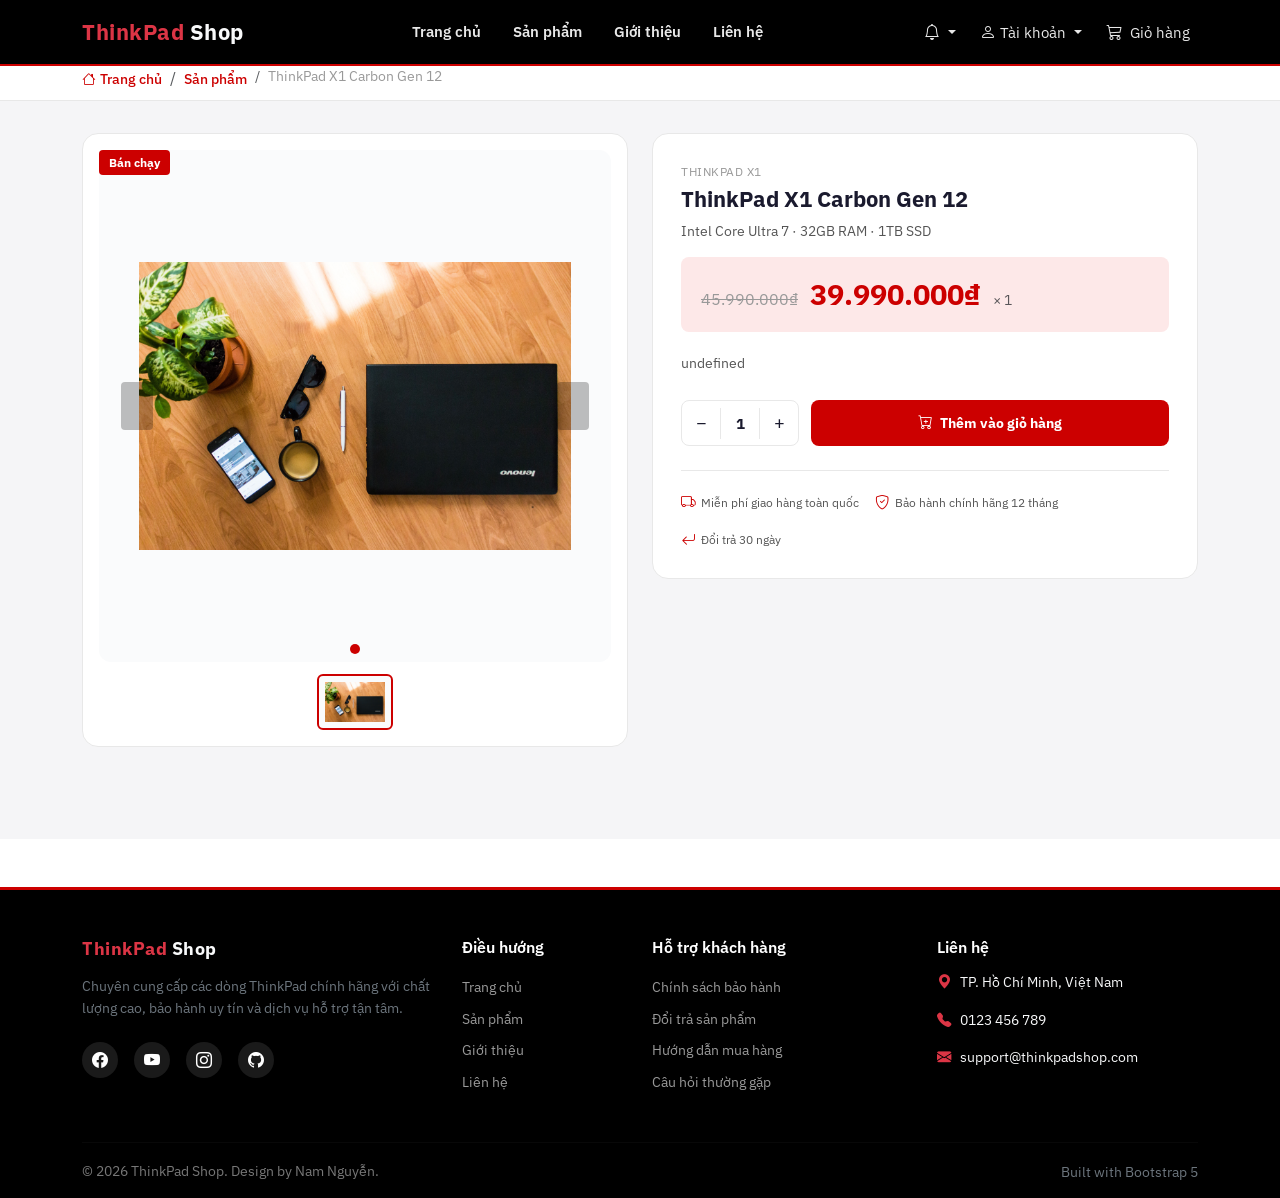
<file: detail.html>
<!DOCTYPE html>
<html lang="vi">
<head>
    <meta charset="UTF-8">
    <meta name="viewport" content="width=device-width, initial-scale=1.0">
    <title>Chi tiết sản phẩm - ThinkPad Shop</title>

    <link rel="preconnect" href="https://fonts.googleapis.com">
    <link rel="preconnect" href="https://fonts.gstatic.com" crossorigin>
    <link href="https://fonts.googleapis.com/css2?family=IBM+Plex+Sans:wght@400;500;600;700;800&display=swap" rel="stylesheet">

    <link rel="stylesheet" href="./bootstrap/dist/css/bootstrap.min.css">
    <link rel="stylesheet" href="./bootstrap/icons/bootstrap-icons.css">
    <link rel="stylesheet" href="./assets/style/header.css">
    <link rel="stylesheet" href="./assets/style/footer.css">
    <link rel="stylesheet" href="./assets/style/detail.css">
</head>
<body>
    <!--Header-->
    <header class="navbar navbar-expand-lg navbar-dark bg-black fixed-top">
        <div class="container">
            <a class="navbar-brand fw-bold text-danger" href="./index.html">
                ThinkPad <span class="text-light">Shop</span>
            </a>

            <div class="d-flex align-items-center gap-2 ms-auto order-lg-3">
                <div class="dropdown">
                    <a class="nav-link dropdown-toggle text-light px-2 position-relative" href="#" role="button" data-bs-toggle="dropdown">
                        <i class="bi bi-bell fs-6"></i>
                        <span class="badge bg-danger rounded-pill position-absolute notif-badge" style="font-size:0.6rem;top:-1px;right:-2px;display:none;">0</span>
                    </a>
                    <ul class="dropdown-menu dropdown-menu-end notif-dropdown">
                        <li><span class="dropdown-item-text text-muted small">Không có thông báo</span></li>
                    </ul>
                </div>
                <div class="dropdown">
                    <a class="nav-link dropdown-toggle text-light px-2" href="#" role="button" data-bs-toggle="dropdown">
                        <i class="bi bi-person fs-6"></i> <span class="d-none d-sm-inline">Tài khoản</span>
                    </a>
                    <ul class="dropdown-menu dropdown-menu-end">
                        <li><a class="dropdown-item" href="./login.html">Đăng nhập</a></li>
                        <li><a class="dropdown-item" href="./register.html">Đăng ký</a></li>
                        <li><hr class="dropdown-divider"></li>
                        <li><a class="dropdown-item text-danger" href="#" onclick="logoutUser();location.reload();return false;">Đăng xuất</a></li>
                    </ul>
                </div>
                <a href="./cart.html" class="nav-link text-light px-2 position-relative">
                    <i class="bi bi-cart3 fs-6"></i>
                    <span class="badge bg-danger rounded-pill position-absolute cart-badge" style="font-size:0.65rem;top:-2px;right:-4px;display:none;">0</span>
                    <span class="d-none d-sm-inline ms-1">Giỏ hàng</span>
                </a>
            </div>

            <button class="navbar-toggler order-lg-4" type="button" data-bs-toggle="collapse" data-bs-target="#navbarMenu">
                <span class="navbar-toggler-icon"></span>
            </button>

            <div class="collapse navbar-collapse order-lg-2" id="navbarMenu">
                <ul class="navbar-nav mx-auto" id="mainMenu"></ul>
                <script>
const menuItems=[{href:"./index.html",text:"Trang chủ"},{href:"./products.html",text:"Sản phẩm"},{href:"./about.html",text:"Giới thiệu"},{href:"./contact.html",text:"Liên hệ"}];
const footerData={brand:{name:'ThinkPad',suffix:'Shop',desc:'Chuyên cung cấp các dòng ThinkPad chính hãng với chất lượng cao, bảo hành uy tín và dịch vụ hỗ trợ tận tâm.',socials:[{icon:'bi-facebook',href:'#'},{icon:'bi-youtube',href:'#'},{icon:'bi-instagram',href:'#'},{icon:'bi-github',href:'#'}]},navigation:{title:'Điều hướng',links:[{href:'./index.html',text:'Trang chủ'},{href:'./products.html',text:'Sản phẩm'},{href:'./about.html',text:'Giới thiệu'},{href:'./contact.html',text:'Liên hệ'}]},support:{title:'Hỗ trợ khách hàng',links:[{href:'#',text:'Chính sách bảo hành'},{href:'#',text:'Đổi trả sản phẩm'},{href:'#',text:'Hướng dẫn mua hàng'},{href:'#',text:'Câu hỏi thường gặp'}]},contact:{title:'Liên hệ',items:[{icon:'bi-geo-alt-fill',text:'TP. Hồ Chí Minh, Việt Nam'},{icon:'bi-telephone-fill',text:'0123 456 789'},{icon:'bi-envelope-fill',text:'support@thinkpadshop.com'}]},copyright:'© 2026 ThinkPad Shop. Design by Nam Nguyễn.',builtWith:'Built with Bootstrap 5'};
function isLoggedIn(){return localStorage.getItem('thinkpad_logged_in')==='true'}function loginUser(){localStorage.setItem('thinkpad_logged_in','true')}function logoutUser(){localStorage.removeItem('thinkpad_logged_in')}function getCart(){try{return JSON.parse(localStorage.getItem('thinkpad_cart'))||[]}catch{return[]}}function saveCart(cart){localStorage.setItem('thinkpad_cart',JSON.stringify(cart))}function addToCart(product){const cart=getCart();const existing=cart.find(item=>item.id===product.id);if(existing){existing.qty+=product.qty||1}else{cart.push({id:product.id,image:product.image,name:product.name,specs:product.specs,price:typeof product.price==='string'?parsePrice(product.price):product.price,qty:product.qty||1})}saveCart(cart);alert('Đã thêm vào giỏ hàng!');updateCartBadge()}function updateCartBadge(){const cart=getCart();const count=cart.reduce((sum,item)=>sum+item.qty,0);document.querySelectorAll('.cart-badge').forEach(el=>{el.textContent=count;el.style.display=count>0?'inline':'none'})}function parsePrice(str){return parseInt(String(str).replace(/[.\s₫]/g,''))}function fmtPrice(num){return Number(num).toString().replace(/\B(?=(\d{3})+(?!\d))/g,'.')+'₫'}
                </script>
                <script>
                    const mainMenu = document.getElementById("mainMenu");
                    menuItems.forEach((item) => {
                        mainMenu.innerHTML += `
                            <li class="nav-item mx-2">
                                <a class="nav-link fw-semibold" href="${item.href}">${item.text}</a>
                            </li>
                        `;
                    });
                    updateCartBadge();
                    if (isLoggedIn()) {
                        const dd = document.querySelector('.dropdown .dropdown-toggle');
                        if (dd) dd.innerHTML = '<i class="bi bi-person-check fs-6"></i> <span class="d-none d-sm-inline">Tài khoản</span>';
                    }
                </script>
            </div>
        </div>
    </header>

    <!-- Breadcrumb -->
    <div class="breadcrumb-wrap">
        <div class="container">
            <nav aria-label="breadcrumb">
                <ol class="breadcrumb mb-0">
                    <li class="breadcrumb-item"><a href="./index.html"><i class="bi bi-house me-1"></i>Trang chủ</a></li>
                    <li class="breadcrumb-item"><a href="./products.html">Sản phẩm</a></li>
                    <li class="breadcrumb-item active" id="bc-product">Chi tiết sản phẩm</li>
                </ol>
            </nav>
        </div>
    </div>

    <main class="detail-wrap">
        <div class="product-section" id="detail-container"></div>
        <script src="./data/productsPageData.js"></script>
    </main>

    <script>
        const detailContainer = document.getElementById("detail-container");
        const params = new URLSearchParams(window.location.search);
        const productId = params.get('id');
        const product = productsPageData.products.find(p => p.id === productId) || productsPageData.products[0];

        document.getElementById('bc-product').textContent = product.name;

        const badge = product.badge ? `<span class="badge-floating">${product.badge}</span>` : '';
        const oldPrice = product.oldPrice && product.oldPrice !== '0'
            ? `<span class="old-price">${product.oldPrice}</span>` : '';

        const images = product.images || [product.image];
        const carouselId = 'productCarousel';
        const carouselItems = images.map((img, i) => `
            <div class="carousel-item ${i === 0 ? 'active' : ''}">
                <img src="${img}" alt="${product.name} - ${i + 1}">
            </div>
        `).join('');
        const carouselIndicators = images.map((_, i) => `
            <button type="button" data-bs-target="#${carouselId}" data-bs-slide-to="${i}" class="${i === 0 ? 'active' : ''}"></button>
        `).join('');
        const thumbnails = images.map((img, i) => `
            <img src="${img}" class="${i === 0 ? 'active' : ''}" alt="" data-slide="${i}">
        `).join('');

        const carouselHtml = `
            <div id="${carouselId}" class="carousel slide">
                <div class="carousel-indicators">${carouselIndicators}</div>
                <div class="carousel-inner">${carouselItems}</div>
                <button class="carousel-control-prev" type="button" data-bs-target="#${carouselId}" data-bs-slide="prev">
                    <span class="carousel-control-prev-icon"></span>
                </button>
                <button class="carousel-control-next" type="button" data-bs-target="#${carouselId}" data-bs-slide="next">
                    <span class="carousel-control-next-icon"></span>
                </button>
            </div>
            <div class="thumb-list">${thumbnails}</div>
        `;

        detailContainer.innerHTML = `
            <div class="container">
                <div class="row g-4">
                    <div class="col-lg-6">
                        <div class="product-gallery position-relative">
                            ${badge}
                            ${carouselHtml}
                        </div>
                    </div>
                    <div class="col-lg-6">
                        <div class="product-info">
                            <p class="product-series">${product.series || ''}</p>
                            <h2>${product.name}</h2>
                            <p class="product-specs">${product.specs}</p>

                            <div class="product-price-area">
                                ${oldPrice}<span class="current-price" id="totalPrice">${product.price}</span>
                                <span class="text-muted small ms-2" id="qtyLabel">× 1</span>
                            </div>

                            <p class="product-desc">${product.desc}</p>

                            <div class="product-actions">
                                <div class="qty-box">
                                    <button onclick="changeQty(-1)">−</button>
                                    <span id="qty">1</span>
                                    <button onclick="changeQty(1)">+</button>
                                </div>
                                <a href="#" class="btn-add-cart" onclick="addToCart({id:'${product.id}',image:'${product.image}',name:'${product.name}',specs:'${product.specs}',price:'${product.price}',qty:parseInt(document.getElementById('qty').textContent)});return false;">
                                    <i class="bi bi-cart-plus"></i>Thêm vào giỏ hàng
                                </a>
                            </div>

                            <div class="service-bar">
                                <span><i class="bi bi-truck"></i>Miễn phí giao hàng toàn quốc</span>
                                <span><i class="bi bi-shield-check"></i>Bảo hành chính hãng 12 tháng</span>
                                <span><i class="bi bi-arrow-return-left"></i>Đổi trả 30 ngày</span>
                            </div>
                        </div>
                    </div>
                </div>
            </div>
        `;

        document.querySelectorAll('.thumb-list img').forEach(el => {
            el.addEventListener('click', function () {
                const idx = this.dataset.slide;
                const btn = document.querySelector(`#${carouselId} [data-bs-slide-to="${idx}"]`);
                if (btn) btn.click();
                document.querySelectorAll('.thumb-list img').forEach(t => t.classList.remove('active'));
                this.classList.add('active');
            });
        });

        const basePrice = parseInt(product.price.replace(/[.\s₫]/g, ''));

        function changeQty(delta) {
            const el = document.getElementById('qty');
            let val = parseInt(el.textContent) + delta;
            if (val < 1) val = 1;
            el.textContent = val;
            document.getElementById('totalPrice').textContent = fmtPrice(basePrice * val);
            document.getElementById('qtyLabel').textContent = `× ${val}`;
        }
    </script>

    <!-- Footer -->
    <footer class="bg-black text-light pt-5 pb-3 mt-5" id="footer-container"></footer>
    <script>
        const footerContainer = document.getElementById("footer-container");
        const footerHTML = `
            <div class="container">
                <div class="row g-4">
                    <div class="col-lg-4 col-6">
                        <h3 class="fw-bold text-danger">
                            ${footerData.brand.name} <span class="text-light">${footerData.brand.suffix}</span>
                        </h3>
                        <p class="text-secondary mt-3">${footerData.brand.desc}</p>
                        <div class="d-flex gap-3 mt-4">
                            ${footerData.brand.socials.map(s => `<a href="${s.href}" class="social-icon"><i class="bi ${s.icon}"></i></a>`).join('')}
                        </div>
                    </div>
                    <div class="col-lg-2 col-6">
                        <h5 class="footer-title">${footerData.navigation.title}</h5>
                        <ul class="list-unstyled">
                            ${footerData.navigation.links.map(l => `<li><a href="${l.href}" class="footer-link">${l.text}</a></li>`).join('')}
                        </ul>
                    </div>
                    <div class="col-lg-3 col-6">
                        <h5 class="footer-title">${footerData.support.title}</h5>
                        <ul class="list-unstyled">
                            ${footerData.support.links.map(l => `<li><a href="${l.href}" class="footer-link">${l.text}</a></li>`).join('')}
                        </ul>
                    </div>
                    <div class="col-lg-3 col-6">
                        <h5 class="footer-title">${footerData.contact.title}</h5>
                        ${footerData.contact.items.map(item => `<p><i class="bi ${item.icon} text-danger"></i> ${item.text}</p>`).join('')}
                    </div>
                </div>
                <hr class="footer-divider">
                <div class="row align-items-center">
                    <div class="col-md-6 text-center text-md-start">
                        <p class="copyright mb-0">${footerData.copyright}</p>
                    </div>
                    <div class="col-md-6 text-center text-md-end mt-3 mt-md-0">
                        <span class="text-secondary">${footerData.builtWith}</span>
                    </div>
                </div>
            </div>
        `;
        footerContainer.innerHTML = footerHTML;
    </script>
    <script src="./bootstrap/dist/js/bootstrap.bundle.min.js"></script>
</body>
</html>
</file>
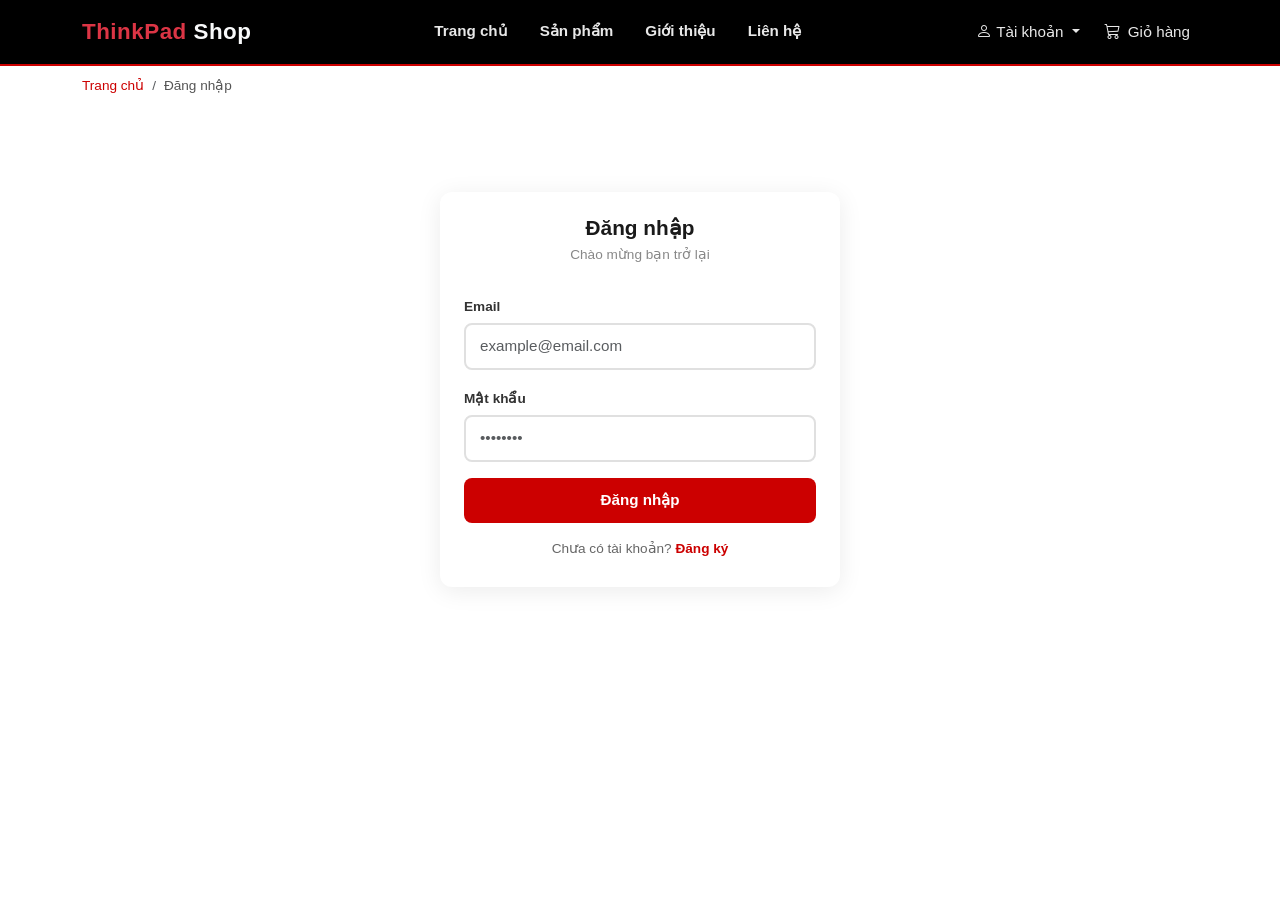
<file: login.html>
<!DOCTYPE html>
<html lang="vi">

<head>
    <meta charset="UTF-8">
    <meta name="viewport" content="width=device-width, initial-scale=1.0">
    <title>ThinkPad Shop</title>

    <link rel="stylesheet" href="./bootstrap/dist/css/bootstrap.min.css">
    <link rel="stylesheet" href="./bootstrap/icons/bootstrap-icons.css">
    <link rel="stylesheet" href="./assets/style/header.css">
    <link rel="stylesheet" href="./assets/style/footer.css">
    <link rel="stylesheet" href="./assets/style/login.css">
</head>

<body>
    <!--Header-->
    <header class="navbar navbar-expand-lg navbar-dark bg-black fixed-top">
        <div class="container">
            <a class="navbar-brand fw-bold text-danger" href="./index.html">
                ThinkPad <span class="text-light">Shop</span>
            </a>

            <div class="d-flex align-items-center gap-2 ms-auto order-lg-3">
                <div class="dropdown">
                    <a class="nav-link dropdown-toggle text-light px-2" href="#" role="button"
                        data-bs-toggle="dropdown">
                        <i class="bi bi-person fs-6"></i> <span class="d-none d-sm-inline">Tài khoản</span>
                    </a>
                    <ul class="dropdown-menu dropdown-menu-end">
                        <li><a class="dropdown-item" href="./login.html">Đăng nhập</a></li>
                        <li><a class="dropdown-item" href="./register.html">Đăng ký</a></li>
                        <li>
                            <hr class="dropdown-divider">
                        </li>
                        <li><a class="dropdown-item text-danger" href="#"
                                onclick="logoutUser();location.reload();return false;">Đăng xuất</a></li>
                    </ul>
                </div>
                <a href="./cart.html" class="nav-link text-light px-2 position-relative">
                    <i class="bi bi-cart3 fs-6"></i>
                    <span class="badge bg-danger rounded-pill position-absolute cart-badge"
                        style="font-size:0.65rem;top:-2px;right:-4px;display:none;">0</span>
                    <span class="d-none d-sm-inline ms-1">Giỏ hàng</span>
                </a>
            </div>

            <button class="navbar-toggler order-lg-4" type="button" data-bs-toggle="collapse"
                data-bs-target="#navbarMenu">
                <span class="navbar-toggler-icon"></span>
            </button>

            <div class="collapse navbar-collapse order-lg-2" id="navbarMenu">
                <ul class="navbar-nav mx-auto" id="mainMenu"></ul>
                <script>
                    // ===== inlined homedb.js =====
                    const menuItems = [{ href: "./index.html", text: "Trang chủ" }, { href: "./products.html", text: "Sản phẩm" }, { href: "./about.html", text: "Giới thiệu" }, { href: "./contact.html", text: "Liên hệ" }]; const categorise = [{ title: "ThinkPad X1", content: "Cao cấp, siêu nhẹ, cho doanh nhân.", image: "./assets/image/cate.jpg" }, { title: "ThinkPad T Series", content: "Văn phòng, lập trình, pin bền.", image: "./assets/image/cate.jpg" }, { title: "ThinkPad P Series", content: "Workstation cho đồ họa và kỹ thuật.", image: "./assets/image/cate.jpg" }, { title: "ThinkPad E Series", content: "Giá tốt cho sinh viên và văn phòng.", image: "./assets/image/cate.jpg" }];
                    const carouselData = [{ image: "./assets/image/carousel1.jpg", title: "ThinkPad X1 Carbon Gen 12", subtitle: "Siêu nhẹ · Bền bỉ · Hiệu năng đỉnh cao", active: true }, { image: "./assets/image/carousel2.jpg", title: "ThinkPad T Series 2025", subtitle: "Ổn định · Chuyên nghiệp · Giá tốt", active: false }, { image: "./assets/image/carousel3.jpg", title: "ThinkPad P Series Workstation", subtitle: "Đồ họa mạnh · Chuẩn kỹ sư · Hiệu năng workstation", active: false }]; const featuredProducts = [{ image: "./assets/image/cate.jpg", name: "ThinkPad X1 Carbon", specs: "Intel Core Ultra 7 · 32GB RAM · 1TB SSD", price: "39.990.000₫", id: "x1-carbon-gen12" }, { image: "./assets/image/cate.jpg", name: "ThinkPad T14s Gen 5", specs: "AMD Ryzen 7 · 16GB RAM · 512GB SSD", price: "28.500.000₫", id: "t14s-gen5" }, { image: "./assets/image/cate.jpg", name: "ThinkPad E16 Gen 2", specs: "Intel Core i7 · 16GB RAM · 512GB SSD", price: "22.990.000₫", id: "e16-gen2" }, { image: "./assets/image/cate.jpg", name: "ThinkPad P16s Gen 3", specs: "AMD Ryzen 9 · 32GB RAM · 1TB SSD", price: "45.000.000₫", id: "p16s-gen3" }];
                    const footerData = { brand: { name: 'ThinkPad', suffix: 'Shop', desc: 'Chuyên cung cấp các dòng ThinkPad chính hãng với chất lượng cao, bảo hành uy tín và dịch vụ hỗ trợ tận tâm.', socials: [{ icon: 'bi-facebook', href: '#' }, { icon: 'bi-youtube', href: '#' }, { icon: 'bi-instagram', href: '#' }, { icon: 'bi-github', href: '#' }] }, navigation: { title: 'Điều hướng', links: [{ href: './index.html', text: 'Trang chủ' }, { href: './products.html', text: 'Sản phẩm' }, { href: './about.html', text: 'Giới thiệu' }, { href: './contact.html', text: 'Liên hệ' }] }, support: { title: 'Hỗ trợ khách hàng', links: [{ href: '#', text: 'Chính sách bảo hành' }, { href: '#', text: 'Đổi trả sản phẩm' }, { href: '#', text: 'Hướng dẫn mua hàng' }, { href: '#', text: 'Câu hỏi thường gặp' }] }, contact: { title: 'Liên hệ', items: [{ icon: 'bi-geo-alt-fill', text: 'TP. Hồ Chí Minh, Việt Nam' }, { icon: 'bi-telephone-fill', text: '0123 456 789' }, { icon: 'bi-envelope-fill', text: 'support@thinkpadshop.com' }] }, copyright: '© 2026 ThinkPad Shop. Design by Nam Nguyễn.', builtWith: 'Built with Bootstrap 5' }; function isLoggedIn() { return localStorage.getItem('thinkpad_logged_in') === 'true' } function loginUser() { localStorage.setItem('thinkpad_logged_in', 'true') } function logoutUser() { localStorage.removeItem('thinkpad_logged_in') } function getCart() { try { return JSON.parse(localStorage.getItem('thinkpad_cart')) || [] } catch { return [] } } function saveCart(cart) { localStorage.setItem('thinkpad_cart', JSON.stringify(cart)) } function addToCart(product) { const cart = getCart(); const existing = cart.find(item => item.id === product.id); if (existing) { existing.qty += product.qty || 1 } else { cart.push({ id: product.id, image: product.image, name: product.name, specs: product.specs, price: typeof product.price === 'string' ? parsePrice(product.price) : product.price, qty: product.qty || 1 }) } saveCart(cart); alert('Đã thêm vào giỏ hàng!'); updateCartBadge() } function updateCartBadge() { const cart = getCart(); const count = cart.reduce((sum, item) => sum + item.qty, 0); document.querySelectorAll('.cart-badge').forEach(el => { el.textContent = count; el.style.display = count > 0 ? 'inline' : 'none' }) } function parsePrice(str) { return parseInt(String(str).replace(/[.\s₫]/g, '')) } function fmtPrice(num) { return Number(num).toString().replace(/\B(?=(\d{3})+(?!\d))/g, '.') + '₫' }
                    // ===== end inlined homedb.js =====
                </script>
                <script>
                    const mainMenu = document.getElementById("mainMenu");
                    menuItems.forEach((item) => {
                        mainMenu.innerHTML += `
                            <li class="nav-item mx-2">
                                <a class="nav-link fw-semibold" href="${item.href}">${item.text}</a>
                            </li>
                        `;
                    });
                    updateCartBadge();
                    if (isLoggedIn()) {
                        const dd = document.querySelector('.dropdown .dropdown-toggle');
                        if (dd) dd.innerHTML = '<i class="bi bi-person-check fs-6"></i> <span class="d-none d-sm-inline">Tài khoản</span>';
                    }
                </script>
            </div>
        </div>
    </header>

    <main>
        <div class="container py-2 bc-top">
            <nav aria-label="breadcrumb">
                <ol class="breadcrumb mb-0">
                    <li class="breadcrumb-item"><a href="./index.html">Trang chủ</a></li>
                    <li class="breadcrumb-item active">Đăng nhập</li>
                </ol>
            </nav>
        </div>
        <div class="login-wrapper">
            <div class="login-card">
                <div class="login-header">
                    <h3>Đăng nhập</h3>
                    <p style="color:#888;font-size:0.85rem;margin:0;">Chào mừng bạn trở lại</p>
                </div>
                <div class="login-body">
                    <!--
                                                Form đăng nhập.
                                                - Nếu user là admin (email 'admin' hoặc 'admin@thinkpad.local' và mật khẩu 'admin')
                                                    sẽ được chuyển hướng tới trang quản trị `admin.html`.
                                                - Các user khác sẽ được đánh dấu là đăng nhập và chuyển về `index.html` hoặc
                                                    theo tham số `redirect` nếu có.
                                        -->
                    <form onsubmit="return doLogin(event)">
                        <div class="mb-3">
                            <label class="form-label">Email</label>
                            <input id="loginEmail" type="email" class="form-control" placeholder="example@email.com">
                        </div>
                        <div class="mb-3">
                            <label class="form-label">Mật khẩu</label>
                            <input id="loginPassword" type="password" class="form-control" placeholder="••••••••">
                        </div>
                        <button type="submit" class="btn btn-login w-100">Đăng nhập</button>
                    </form>
                    <p class="login-footer-text mt-3 mb-0">
                        Chưa có tài khoản? <a href="./register.html">Đăng ký</a>
                    </p>
                </div>
            </div>
        </div>
    </main>
    <script>
        // Xử lý submit form đăng nhập
        function doLogin(e) {
            // Ngăn form submit mặc định để xử lý bằng JS
            e.preventDefault();

            // Lấy giá trị input
            const email = (document.getElementById('loginEmail').value || '').trim();
            const password = (document.getElementById('loginPassword').value || '');

            // Kiểm tra cơ bản
            if (!email || !password) {
                alert('Vui lòng nhập email và mật khẩu');
                return false;
            }

            // Kiểm tra admin (đơn giản, chỉ dùng để demo)
            // Nếu cần bảo mật thực tế, thay bằng API xác thực phía server
            // Accept both 'admin' and 'admin@thinkpad.local' with password 'admin' or legacy '123'
            const normalized = email.toLowerCase();
            const isAdmin = (normalized === 'admin' || normalized === 'admin@thinkpad.local') && (password === 'admin' || password === '123');

            // Đánh dấu người dùng đã đăng nhập (dùng trong UI)
            loginUser();

            // Debug: log values so you can inspect in DevTools if redirect fails
            console.log('doLogin()', { email: normalized, password, isAdmin });

            if (isAdmin) {
                // Đánh dấu quyền admin và chuyển tới trang admin
                localStorage.setItem('thinkpad_is_admin', 'true');
                console.log('Admin login detected — redirecting to admin.html');
                alert('Đã đăng nhập với quyền admin — chuyển hướng sang admin');
                window.location.href = './admin.html';
                return false;
            }

            // Nếu không phải admin, đảm bảo xóa cờ admin (nếu có)
            localStorage.removeItem('thinkpad_is_admin');

            // Chuyển hướng về trang đích (nếu có) hoặc trang chủ
            const redirect = new URLSearchParams(window.location.search).get('redirect') || './index.html';
            window.location.href = redirect;
            return false;
        }
    </script>
    <script src="./bootstrap/dist/js/bootstrap.bundle.min.js"></script>
</body>

</html>
</file>
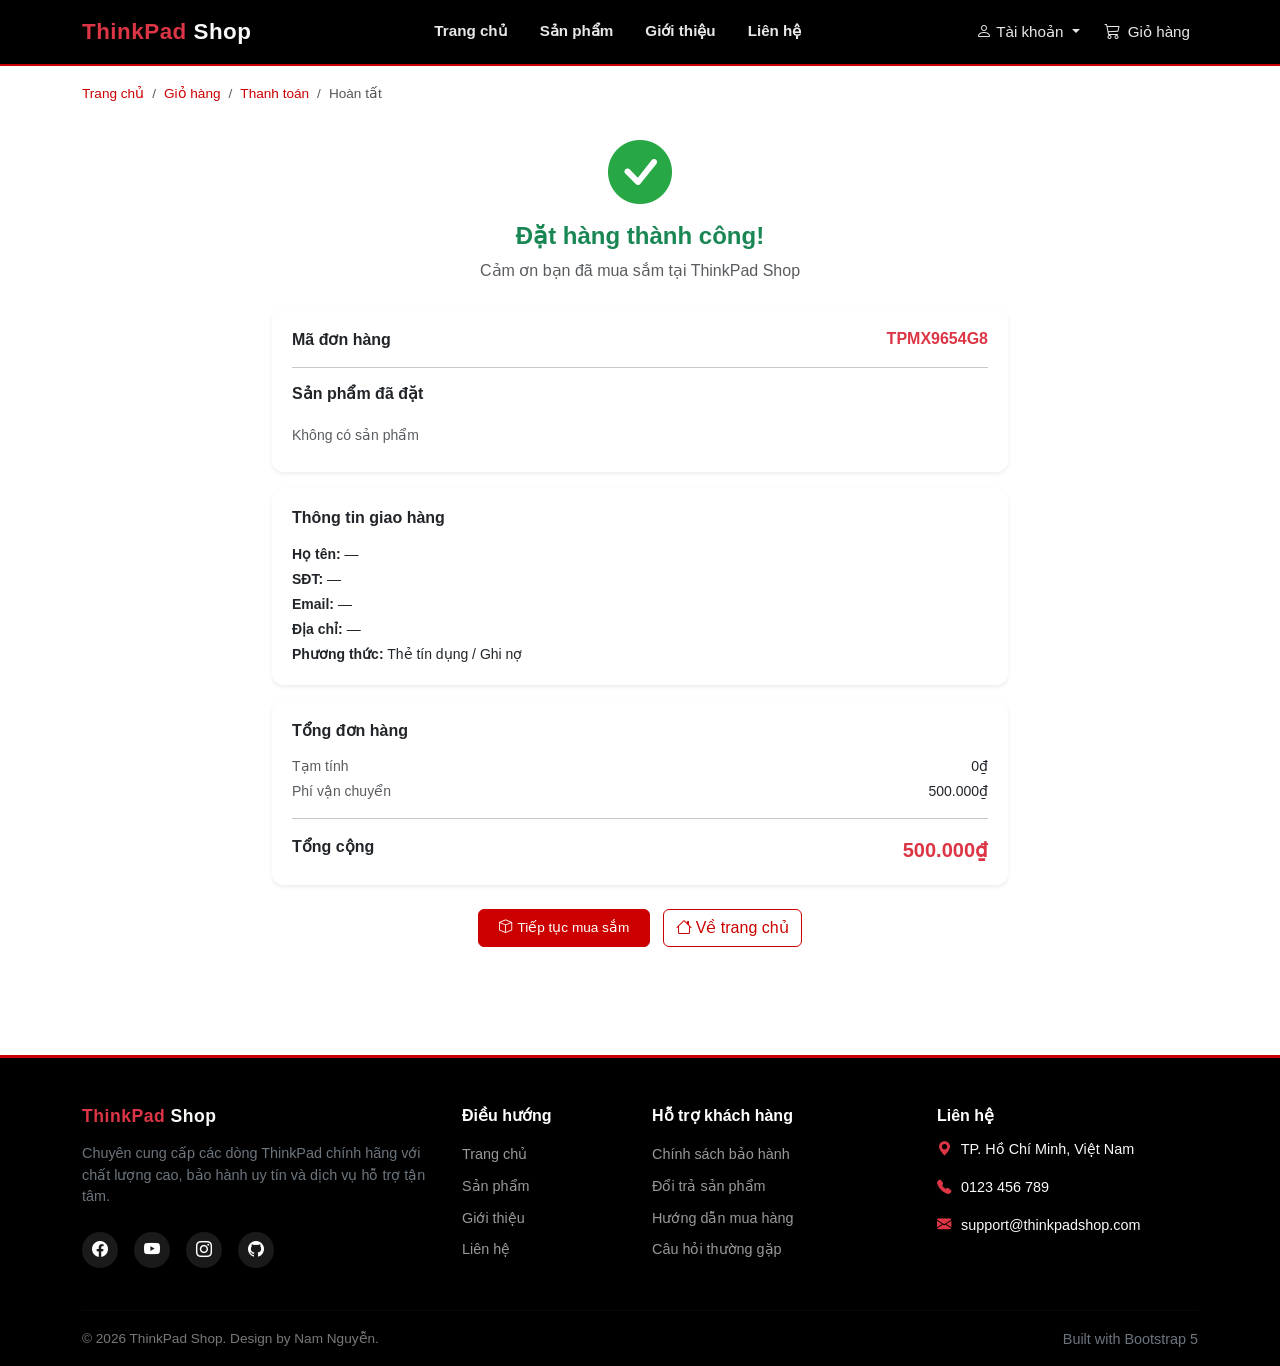
<file: order.html>
<!DOCTYPE html>
<html lang="vi">

<head>
    <meta charset="UTF-8">
    <meta name="viewport" content="width=device-width, initial-scale=1.0">
    <title>ThinkPad Shop</title>

    <link rel="stylesheet" href="./bootstrap/dist/css/bootstrap.min.css">
    <link rel="stylesheet" href="./bootstrap/icons/bootstrap-icons.css">
    <link rel="stylesheet" href="./assets/style/header.css">
    <link rel="stylesheet" href="./assets/style/footer.css">
    <link rel="stylesheet" href="./assets/style/order.css">
</head>

<body>
    <!--Header-->
    <header class="navbar navbar-expand-lg navbar-dark bg-black fixed-top">
        <div class="container">
            <a class="navbar-brand fw-bold text-danger" href="./index.html">ThinkPad <span
                    class="text-light">Shop</span></a>
            <div class="d-flex align-items-center gap-2 ms-auto order-lg-3">
                <div class="dropdown">
                    <a class="nav-link dropdown-toggle text-light px-2" href="#" role="button"
                        data-bs-toggle="dropdown">
                        <i class="bi bi-person fs-6"></i> <span class="d-none d-sm-inline">Tài khoản</span>
                    </a>
                    <ul class="dropdown-menu dropdown-menu-end">
                        <li><a class="dropdown-item" href="./login.html">Đăng nhập</a></li>
                        <li><a class="dropdown-item" href="./register.html">Đăng ký</a></li>
                        <li>
                            <hr class="dropdown-divider">
                        </li>
                        <li><a class="dropdown-item text-danger" href="#"
                                onclick="logoutUser();location.reload();return false;">Đăng xuất</a></li>
                    </ul>
                </div>
                <a href="./cart.html" class="nav-link text-light px-2 position-relative">
                    <i class="bi bi-cart3 fs-6"></i>
                    <span class="badge bg-danger rounded-pill position-absolute cart-badge"
                        style="font-size:0.65rem;top:-2px;right:-4px;display:none;">0</span>
                    <span class="d-none d-sm-inline ms-1">Giỏ hàng</span>
                </a>
            </div>
            <button class="navbar-toggler order-lg-4" type="button" data-bs-toggle="collapse"
                data-bs-target="#navbarMenu">
                <span class="navbar-toggler-icon"></span>
            </button>
            <div class="collapse navbar-collapse order-lg-2" id="navbarMenu">
                <ul class="navbar-nav mx-auto" id="mainMenu"></ul>
                <script>
                    // ===== inlined homedb.js =====
                    const menuItems = [{ href: "./index.html", text: "Trang chủ" }, { href: "./products.html", text: "Sản phẩm" }, { href: "./about.html", text: "Giới thiệu" }, { href: "./contact.html", text: "Liên hệ" }]; const categorise = [{ title: "ThinkPad X1", content: "Cao cấp, siêu nhẹ, cho doanh nhân.", image: "./assets/image/cate.jpg" }, { title: "ThinkPad T Series", content: "Văn phòng, lập trình, pin bền.", image: "./assets/image/cate.jpg" }, { title: "ThinkPad P Series", content: "Workstation cho đồ họa và kỹ thuật.", image: "./assets/image/cate.jpg" }, { title: "ThinkPad E Series", content: "Giá tốt cho sinh viên và văn phòng.", image: "./assets/image/cate.jpg" }]; const carouselData = [{ image: "./assets/image/carousel1.jpg", title: "ThinkPad X1 Carbon Gen 12", subtitle: "Siêu nhẹ · Bền bỉ · Hiệu năng đỉnh cao", active: true }, { image: "./assets/image/carousel2.jpg", title: "ThinkPad T Series 2025", subtitle: "Ổn định · Chuyên nghiệp · Giá tốt", active: false }, { image: "./assets/image/carousel3.jpg", title: "ThinkPad P Series Workstation", subtitle: "Đồ họa mạnh · Chuẩn kỹ sư · Hiệu năng workstation", active: false }]; const featuredProducts = [{ image: "./assets/image/cate.jpg", name: "ThinkPad X1 Carbon", specs: "Intel Core Ultra 7 · 32GB RAM · 1TB SSD", price: "39.990.000₫", id: "x1-carbon-gen12" }, { image: "./assets/image/cate.jpg", name: "ThinkPad T14s Gen 5", specs: "AMD Ryzen 7 · 16GB RAM · 512GB SSD", price: "28.500.000₫", id: "t14s-gen5" }, { image: "./assets/image/cate.jpg", name: "ThinkPad E16 Gen 2", specs: "Intel Core i7 · 16GB RAM · 512GB SSD", price: "22.990.000₫", id: "e16-gen2" }, { image: "./assets/image/cate.jpg", name: "ThinkPad P16s Gen 3", specs: "AMD Ryzen 9 · 32GB RAM · 1TB SSD", price: "45.000.000₫", id: "p16s-gen3" }]; const footerData = { brand: { name: 'ThinkPad', suffix: 'Shop', desc: 'Chuyên cung cấp các dòng ThinkPad chính hãng với chất lượng cao, bảo hành uy tín và dịch vụ hỗ trợ tận tâm.', socials: [{ icon: 'bi-facebook', href: '#' }, { icon: 'bi-youtube', href: '#' }, { icon: 'bi-instagram', href: '#' }, { icon: 'bi-github', href: '#' }] }, navigation: { title: 'Điều hướng', links: [{ href: './index.html', text: 'Trang chủ' }, { href: './products.html', text: 'Sản phẩm' }, { href: './about.html', text: 'Giới thiệu' }, { href: './contact.html', text: 'Liên hệ' }] }, support: { title: 'Hỗ trợ khách hàng', links: [{ href: '#', text: 'Chính sách bảo hành' }, { href: '#', text: 'Đổi trả sản phẩm' }, { href: '#', text: 'Hướng dẫn mua hàng' }, { href: '#', text: 'Câu hỏi thường gặp' }] }, contact: { title: 'Liên hệ', items: [{ icon: 'bi-geo-alt-fill', text: 'TP. Hồ Chí Minh, Việt Nam' }, { icon: 'bi-telephone-fill', text: '0123 456 789' }, { icon: 'bi-envelope-fill', text: 'support@thinkpadshop.com' }] }, copyright: '© 2026 ThinkPad Shop. Design by Nam Nguyễn.', builtWith: 'Built with Bootstrap 5' }; function isLoggedIn() { return localStorage.getItem('thinkpad_logged_in') === 'true' } function loginUser() { localStorage.setItem('thinkpad_logged_in', 'true') } function logoutUser() { localStorage.removeItem('thinkpad_logged_in') } function getCart() { try { return JSON.parse(localStorage.getItem('thinkpad_cart')) || [] } catch { return [] } } function saveCart(cart) { localStorage.setItem('thinkpad_cart', JSON.stringify(cart)) } function addToCart(product) { const cart = getCart(); const existing = cart.find(item => item.id === product.id); if (existing) { existing.qty += product.qty || 1 } else { cart.push({ id: product.id, image: product.image, name: product.name, specs: product.specs, price: typeof product.price === 'string' ? parsePrice(product.price) : product.price, qty: product.qty || 1 }) } saveCart(cart); alert('Đã thêm vào giỏ hàng!'); updateCartBadge() } function updateCartBadge() { const cart = getCart(); const count = cart.reduce((sum, item) => sum + item.qty, 0); document.querySelectorAll('.cart-badge').forEach(el => { el.textContent = count; el.style.display = count > 0 ? 'inline' : 'none' }) } function parsePrice(str) { return parseInt(String(str).replace(/[.\s₫]/g, '')) } function fmtPrice(num) { return Number(num).toString().replace(/\B(?=(\d{3})+(?!\d))/g, '.') + '₫' }
                    // ===== end inlined homedb.js =====
                </script>
                <script>
                    const mainMenu = document.getElementById("mainMenu");
                    menuItems.forEach((item) => {
                        mainMenu.innerHTML += `
                            <li class="nav-item mx-2">
                                <a class="nav-link fw-semibold" href="${item.href}">${item.text}</a>
                            </li>
                        `;
                    });
                    updateCartBadge();
                    if (isLoggedIn()) {
                        const dd = document.querySelector('.dropdown .dropdown-toggle');
                        if (dd) dd.innerHTML = '<i class="bi bi-person-check fs-6"></i> <span class="d-none d-sm-inline">Tài khoản</span>';
                    }
                </script>
            </div>
        </div>
    </header>

    <main>
        <div class="container py-2 bc-top">
            <nav aria-label="breadcrumb">
                <ol class="breadcrumb mb-0">
                    <li class="breadcrumb-item"><a href="./index.html">Trang chủ</a></li>
                    <li class="breadcrumb-item"><a href="./cart.html">Giỏ hàng</a></li>
                    <li class="breadcrumb-item"><a href="./payment.html">Thanh toán</a></li>
                    <li class="breadcrumb-item active">Hoàn tất</li>
                </ol>
            </nav>
        </div>

        <div class="order-wrapper" id="order-container"></div>
    </main>

    <script>
        const orderContainer = document.getElementById("order-container");
        const orderData = JSON.parse(localStorage.getItem('thinkpad_order') || '{}');
        const items = orderData.items || [];
        const subtotal = items.reduce((s, i) => s + i.price * i.qty, 0);
        const shipping = subtotal >= 50000000 ? 0 : 500000;
        const total = subtotal + shipping;
        const orderId = 'TP' + Date.now().toString(36).toUpperCase();

        document.title = 'Đặt hàng thành công - ThinkPad Shop';

        const itemsHtml = items.map(item => `
            <tr>
                <td class="d-flex align-items-center gap-2">
                    <img src="${item.image}" alt="" style="width:40px;height:40px;object-fit:contain;background:#fafafa;border-radius:4px;padding:4px;">
                    <span class="small">${item.name}</span>
                </td>
                <td class="text-center small">x${item.qty}</td>
                <td class="text-end small fw-bold">${fmtPrice(item.price * item.qty)}</td>
            </tr>
        `).join('');

        orderContainer.innerHTML = `
            <div class="container">
                <div class="text-center mb-4">
                    <div class="order-success-icon">
                        <i class="bi bi-check-circle-fill"></i>
                    </div>
                    <h4 class="fw-bold text-success mt-3">Đặt hàng thành công!</h4>
                    <p class="text-muted">Cảm ơn bạn đã mua sắm tại ThinkPad Shop</p>
                </div>

                <div class="row justify-content-center">
                    <div class="col-lg-8">
                        <div class="order-card card border-0 shadow-sm mb-3">
                            <div class="card-body">
                                <div class="d-flex justify-content-between align-items-center mb-3">
                                    <h6 class="fw-bold mb-0">Mã đơn hàng</h6>
                                    <span class="fw-bold text-danger">${orderId}</span>
                                </div>
                                <hr>
                                <h6 class="fw-bold mb-3">Sản phẩm đã đặt</h6>
                                <div class="table-responsive">
                                    <table class="table table-borderless mb-0">
                                        <tbody>${itemsHtml || '<tr><td class="text-muted small">Không có sản phẩm</td></tr>'}</tbody>
                                    </table>
                                </div>
                            </div>
                        </div>

                        <div class="order-card card border-0 shadow-sm mb-3">
                            <div class="card-body">
                                <h6 class="fw-bold mb-3">Thông tin giao hàng</h6>
                                <p class="mb-1 small"><strong>Họ tên:</strong> ${orderData.name || '—'}</p>
                                <p class="mb-1 small"><strong>SĐT:</strong> ${orderData.phone || '—'}</p>
                                <p class="mb-1 small"><strong>Email:</strong> ${orderData.email || '—'}</p>
                                <p class="mb-1 small"><strong>Địa chỉ:</strong> ${orderData.address || '—'}${orderData.city ? ', ' + orderData.city : ''}${orderData.ward ? ', ' + orderData.ward : ''}</p>
                                <p class="mb-0 small"><strong>Phương thức:</strong> ${orderData.payment === 'cod' ? 'Thanh toán khi nhận hàng' : orderData.payment === 'bank' ? 'Chuyển khoản ngân hàng' : 'Thẻ tín dụng / Ghi nợ'}</p>
                            </div>
                        </div>

                        <div class="order-card card border-0 shadow-sm">
                            <div class="card-body">
                                <h6 class="fw-bold mb-3">Tổng đơn hàng</h6>
                                <div class="d-flex justify-content-between mb-1 small">
                                    <span class="text-muted">Tạm tính</span>
                                    <span>${fmtPrice(subtotal)}</span>
                                </div>
                                <div class="d-flex justify-content-between mb-1 small">
                                    <span class="text-muted">Phí vận chuyển</span>
                                    <span>${shipping === 0 ? 'Miễn phí' : fmtPrice(shipping)}</span>
                                </div>
                                <hr>
                                <div class="d-flex justify-content-between fw-bold">
                                    <span>Tổng cộng</span>
                                    <span class="text-danger fs-5">${fmtPrice(total)}</span>
                                </div>
                            </div>
                        </div>

                        <div class="text-center mt-4">
                            <a href="./products.html" class="btn btn-danger">
                                <i class="bi bi-box me-1"></i>Tiếp tục mua sắm
                            </a>
                            <a href="./index.html" class="btn btn-outline-danger ms-2">
                                <i class="bi bi-house me-1"></i>Về trang chủ
                            </a>
                        </div>
                    </div>
                </div>
            </div>
        `;
    </script>

    <!-- Footer -->
    <footer class="bg-black text-light pt-5 pb-3 mt-5" id="footer-container"></footer>
    <script>
        const footerContainer = document.getElementById("footer-container");
        const footerHTML = `
            <div class="container">
                <div class="row g-4">
                    <div class="col-lg-4 col-6">
                        <h3 class="fw-bold text-danger">${footerData.brand.name} <span class="text-light">${footerData.brand.suffix}</span></h3>
                        <p class="text-secondary mt-3">${footerData.brand.desc}</p>
                        <div class="d-flex gap-3 mt-4">${footerData.brand.socials.map(s => `<a href="${s.href}" class="social-icon"><i class="bi ${s.icon}"></i></a>`).join('')}</div>
                    </div>
                    <div class="col-lg-2 col-6">
                        <h5 class="footer-title">${footerData.navigation.title}</h5>
                        <ul class="list-unstyled">${footerData.navigation.links.map(l => `<li><a href="${l.href}" class="footer-link">${l.text}</a></li>`).join('')}</ul>
                    </div>
                    <div class="col-lg-3 col-6">
                        <h5 class="footer-title">${footerData.support.title}</h5>
                        <ul class="list-unstyled">${footerData.support.links.map(l => `<li><a href="${l.href}" class="footer-link">${l.text}</a></li>`).join('')}</ul>
                    </div>
                    <div class="col-lg-3 col-6">
                        <h5 class="footer-title">${footerData.contact.title}</h5>
                        ${footerData.contact.items.map(item => `<p><i class="bi ${item.icon} text-danger"></i> ${item.text}</p>`).join('')}
                    </div>
                </div>
                <hr class="footer-divider">
                <div class="row align-items-center">
                    <div class="col-md-6 text-center text-md-start"><p class="copyright mb-0">${footerData.copyright}</p></div>
                    <div class="col-md-6 text-center text-md-end mt-3 mt-md-0"><span class="text-secondary">${footerData.builtWith}</span></div>
                </div>
            </div>
        `;
        footerContainer.innerHTML = footerHTML;
    </script>
    <script src="./bootstrap/dist/js/bootstrap.bundle.min.js"></script>
</body>

</html>
</file>
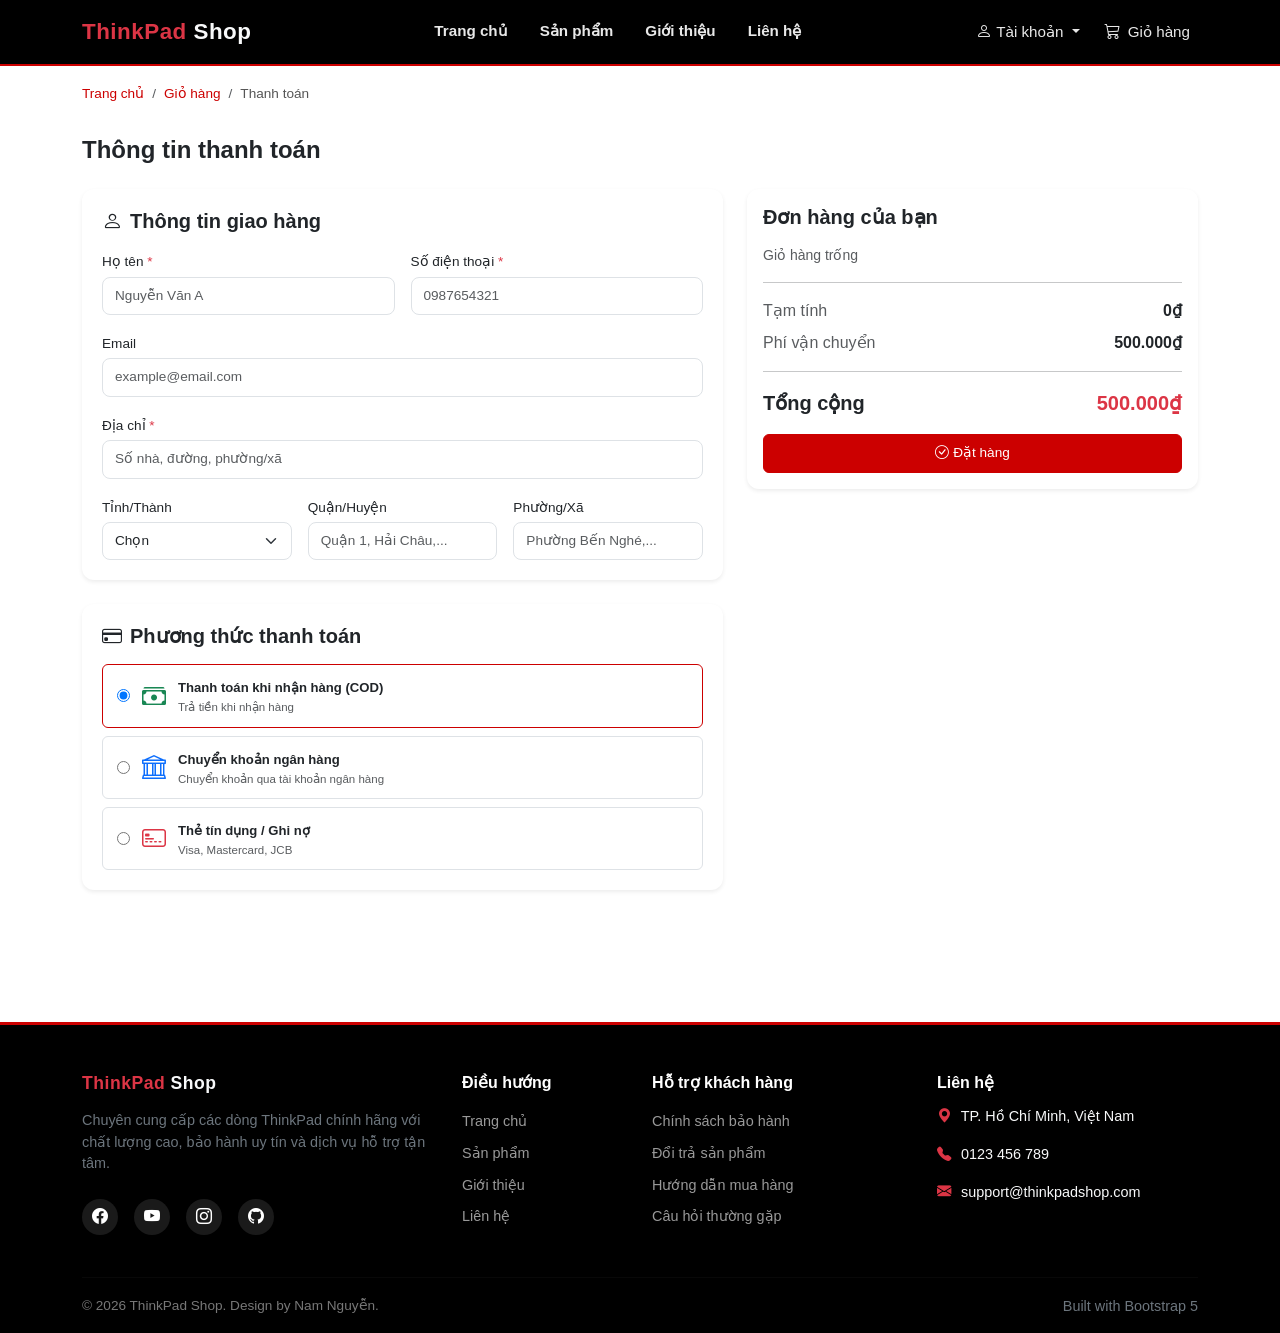
<file: payment.html>
<!DOCTYPE html>
<html lang="vi">
<head>
    <meta charset="UTF-8">
    <meta name="viewport" content="width=device-width, initial-scale=1.0">
    <title>ThinkPad Shop</title>

    <link rel="stylesheet" href="./bootstrap/dist/css/bootstrap.min.css">
    <link rel="stylesheet" href="./bootstrap/icons/bootstrap-icons.css">
    <link rel="stylesheet" href="./assets/style/header.css">
    <link rel="stylesheet" href="./assets/style/footer.css">
    <link rel="stylesheet" href="./assets/style/payment.css">
</head>
<body>
    <!--Header-->
    <header class="navbar navbar-expand-lg navbar-dark bg-black fixed-top">
        <div class="container">
            <a class="navbar-brand fw-bold text-danger" href="./index.html">ThinkPad <span class="text-light">Shop</span></a>
            <div class="d-flex align-items-center gap-2 ms-auto order-lg-3">
                <div class="dropdown">
                    <a class="nav-link dropdown-toggle text-light px-2" href="#" role="button" data-bs-toggle="dropdown">
                        <i class="bi bi-person fs-6"></i> <span class="d-none d-sm-inline">Tài khoản</span>
                    </a>
                    <ul class="dropdown-menu dropdown-menu-end">
                        <li><a class="dropdown-item" href="./login.html">Đăng nhập</a></li>
                        <li><a class="dropdown-item" href="./register.html">Đăng ký</a></li>
                        <li><hr class="dropdown-divider"></li>
                                        <li><a class="dropdown-item text-danger" href="#" onclick="logoutUser();location.reload();return false;">Đăng xuất</a></li>
                    </ul>
                </div>
                <a href="./cart.html" class="nav-link text-light px-2 position-relative">
                    <i class="bi bi-cart3 fs-6"></i>
                    <span class="badge bg-danger rounded-pill position-absolute cart-badge" style="font-size:0.65rem;top:-2px;right:-4px;display:none;">0</span>
                    <span class="d-none d-sm-inline ms-1">Giỏ hàng</span>
                </a>
            </div>
            <button class="navbar-toggler order-lg-4" type="button" data-bs-toggle="collapse" data-bs-target="#navbarMenu">
                <span class="navbar-toggler-icon"></span>
            </button>
            <div class="collapse navbar-collapse order-lg-2" id="navbarMenu">
                <ul class="navbar-nav mx-auto" id="mainMenu"></ul>
                <script>
// ===== inlined homedb.js =====
const menuItems=[{href:"./index.html",text:"Trang chủ"},{href:"./products.html",text:"Sản phẩm"},{href:"./about.html",text:"Giới thiệu"},{href:"./contact.html",text:"Liên hệ"}];const categorise=[{title:"ThinkPad X1",content:"Cao cấp, siêu nhẹ, cho doanh nhân.",image:"./assets/image/cate.jpg"},{title:"ThinkPad T Series",content:"Văn phòng, lập trình, pin bền.",image:"./assets/image/cate.jpg"},{title:"ThinkPad P Series",content:"Workstation cho đồ họa và kỹ thuật.",image:"./assets/image/cate.jpg"},{title:"ThinkPad E Series",content:"Giá tốt cho sinh viên và văn phòng.",image:"./assets/image/cate.jpg"}];const carouselData=[{image:"./assets/image/carousel1.jpg",title:"ThinkPad X1 Carbon Gen 12",subtitle:"Siêu nhẹ · Bền bỉ · Hiệu năng đỉnh cao",active:true},{image:"./assets/image/carousel2.jpg",title:"ThinkPad T Series 2025",subtitle:"Ổn định · Chuyên nghiệp · Giá tốt",active:false},{image:"./assets/image/carousel3.jpg",title:"ThinkPad P Series Workstation",subtitle:"Đồ họa mạnh · Chuẩn kỹ sư · Hiệu năng workstation",active:false}];const featuredProducts=[{image:"./assets/image/cate.jpg",name:"ThinkPad X1 Carbon",specs:"Intel Core Ultra 7 · 32GB RAM · 1TB SSD",price:"39.990.000₫",id:"x1-carbon-gen12"},{image:"./assets/image/cate.jpg",name:"ThinkPad T14s Gen 5",specs:"AMD Ryzen 7 · 16GB RAM · 512GB SSD",price:"28.500.000₫",id:"t14s-gen5"},{image:"./assets/image/cate.jpg",name:"ThinkPad E16 Gen 2",specs:"Intel Core i7 · 16GB RAM · 512GB SSD",price:"22.990.000₫",id:"e16-gen2"},{image:"./assets/image/cate.jpg",name:"ThinkPad P16s Gen 3",specs:"AMD Ryzen 9 · 32GB RAM · 1TB SSD",price:"45.000.000₫",id:"p16s-gen3"}];const footerData={brand:{name:'ThinkPad',suffix:'Shop',desc:'Chuyên cung cấp các dòng ThinkPad chính hãng với chất lượng cao, bảo hành uy tín và dịch vụ hỗ trợ tận tâm.',socials:[{icon:'bi-facebook',href:'#'},{icon:'bi-youtube',href:'#'},{icon:'bi-instagram',href:'#'},{icon:'bi-github',href:'#'}]},navigation:{title:'Điều hướng',links:[{href:'./index.html',text:'Trang chủ'},{href:'./products.html',text:'Sản phẩm'},{href:'./about.html',text:'Giới thiệu'},{href:'./contact.html',text:'Liên hệ'}]},support:{title:'Hỗ trợ khách hàng',links:[{href:'#',text:'Chính sách bảo hành'},{href:'#',text:'Đổi trả sản phẩm'},{href:'#',text:'Hướng dẫn mua hàng'},{href:'#',text:'Câu hỏi thường gặp'}]},contact:{title:'Liên hệ',items:[{icon:'bi-geo-alt-fill',text:'TP. Hồ Chí Minh, Việt Nam'},{icon:'bi-telephone-fill',text:'0123 456 789'},{icon:'bi-envelope-fill',text:'support@thinkpadshop.com'}]},copyright:'© 2026 ThinkPad Shop. Design by Nam Nguyễn.',builtWith:'Built with Bootstrap 5'};function isLoggedIn(){return localStorage.getItem('thinkpad_logged_in')==='true'}function loginUser(){localStorage.setItem('thinkpad_logged_in','true')}function logoutUser(){localStorage.removeItem('thinkpad_logged_in')}function getCart(){try{return JSON.parse(localStorage.getItem('thinkpad_cart'))||[]}catch{return[]}}function saveCart(cart){localStorage.setItem('thinkpad_cart',JSON.stringify(cart))}function addToCart(product){const cart=getCart();const existing=cart.find(item=>item.id===product.id);if(existing){existing.qty+=product.qty||1}else{cart.push({id:product.id,image:product.image,name:product.name,specs:product.specs,price:typeof product.price==='string'?parsePrice(product.price):product.price,qty:product.qty||1})}saveCart(cart);alert('Đã thêm vào giỏ hàng!');updateCartBadge()}function updateCartBadge(){const cart=getCart();const count=cart.reduce((sum,item)=>sum+item.qty,0);document.querySelectorAll('.cart-badge').forEach(el=>{el.textContent=count;el.style.display=count>0?'inline':'none'})}function parsePrice(str){return parseInt(String(str).replace(/[.\s₫]/g,''))}function fmtPrice(num){return Number(num).toString().replace(/\B(?=(\d{3})+(?!\d))/g,'.')+'₫'}
// ===== end inlined homedb.js =====
                </script>
                <script>
                    const mainMenu = document.getElementById("mainMenu");
                    menuItems.forEach((item) => {
                        mainMenu.innerHTML += `
                            <li class="nav-item mx-2">
                                <a class="nav-link fw-semibold" href="${item.href}">${item.text}</a>
                            </li>
                        `;
                    });
                    updateCartBadge();
                    if (isLoggedIn()) {
                        const dd = document.querySelector('.dropdown .dropdown-toggle');
                        if (dd) dd.innerHTML = '<i class="bi bi-person-check fs-6"></i> <span class="d-none d-sm-inline">Tài khoản</span>';
                        const logout = document.querySelector('.dropdown-item.text-danger');
                        if (logout) logout.style.display = 'block';
                    }
                </script>
            </div>
        </div>
    </header>

    <main>
        <div class="container py-2 bc-top">
            <nav aria-label="breadcrumb">
                <ol class="breadcrumb mb-0">
                    <li class="breadcrumb-item"><a href="./index.html">Trang chủ</a></li>
                    <li class="breadcrumb-item"><a href="./cart.html">Giỏ hàng</a></li>
                    <li class="breadcrumb-item active">Thanh toán</li>
                </ol>
            </nav>
        </div>

        <div class="payment-wrapper">
            <div class="container">
                <h4 class="fw-bold mb-4">Thông tin thanh toán</h4>
                <form id="paymentForm" onsubmit="return submitOrder(event)">
                    <div class="row g-4">
                        <div class="col-lg-7">
                            <div class="payment-section card border-0 shadow-sm mb-4">
                                <div class="card-body">
                                    <h5 class="fw-bold mb-3"><i class="bi bi-person me-2"></i>Thông tin giao hàng</h5>
                                    <div class="row g-3">
                                        <div class="col-md-6">
                                            <label class="form-label">Họ tên <span class="text-danger">*</span></label>
                                            <input type="text" class="form-control" required placeholder="Nguyễn Văn A">
                                        </div>
                                        <div class="col-md-6">
                                            <label class="form-label">Số điện thoại <span class="text-danger">*</span></label>
                                            <input type="tel" class="form-control" required placeholder="0987654321">
                                        </div>
                                        <div class="col-12">
                                            <label class="form-label">Email</label>
                                            <input type="email" class="form-control" placeholder="example@email.com">
                                        </div>
                                        <div class="col-12">
                                            <label class="form-label">Địa chỉ <span class="text-danger">*</span></label>
                                            <input type="text" class="form-control" required placeholder="Số nhà, đường, phường/xã">
                                        </div>
                                        <div class="col-md-4">
                                            <label class="form-label">Tỉnh/Thành</label>
                                            <select class="form-select">
                                                <option value="">Chọn</option>
                                                <option>Hồ Chí Minh</option>
                                                <option>Hà Nội</option>
                                                <option>Đà Nẵng</option>
                                            </select>
                                        </div>
                                        <div class="col-md-4">
                                            <label class="form-label">Quận/Huyện</label>
                                            <input type="text" class="form-control" placeholder="Quận 1, Hải Châu,...">
                                        </div>
                                        <div class="col-md-4">
                                            <label class="form-label">Phường/Xã</label>
                                            <input type="text" class="form-control" placeholder="Phường Bến Nghé,...">
                                        </div>
                                    </div>
                                </div>
                            </div>

                            <div class="payment-section card border-0 shadow-sm mb-4">
                                <div class="card-body">
                                    <h5 class="fw-bold mb-3"><i class="bi bi-credit-card me-2"></i>Phương thức thanh toán</h5>
                                    <div class="payment-options">
                                        <label class="payment-option d-flex align-items-center gap-3 p-3 border rounded mb-2">
                                            <input type="radio" name="payment" value="cod" checked>
                                            <i class="bi bi-cash-stack fs-4 text-success"></i>
                                            <div>
                                                <strong>Thanh toán khi nhận hàng (COD)</strong>
                                                <p class="mb-0 text-muted small">Trả tiền khi nhận hàng</p>
                                            </div>
                                        </label>
                                        <label class="payment-option d-flex align-items-center gap-3 p-3 border rounded mb-2">
                                            <input type="radio" name="payment" value="bank">
                                            <i class="bi bi-bank fs-4 text-primary"></i>
                                            <div>
                                                <strong>Chuyển khoản ngân hàng</strong>
                                                <p class="mb-0 text-muted small">Chuyển khoản qua tài khoản ngân hàng</p>
                                            </div>
                                        </label>
                                        <label class="payment-option d-flex align-items-center gap-3 p-3 border rounded">
                                            <input type="radio" name="payment" value="card">
                                            <i class="bi bi-credit-card-2-front fs-4 text-danger"></i>
                                            <div>
                                                <strong>Thẻ tín dụng / Ghi nợ</strong>
                                                <p class="mb-0 text-muted small">Visa, Mastercard, JCB</p>
                                            </div>
                                        </label>
                                    </div>
                                </div>
                            </div>
                        </div>

                        <div class="col-lg-5">
                            <div class="payment-summary card border-0 shadow-sm">
                                <div class="card-body">
                                    <h5 class="fw-bold mb-3">Đơn hàng của bạn</h5>
                                    <div id="orderItems"></div>
                                    <hr>
                                    <div class="d-flex justify-content-between mb-2">
                                        <span class="text-muted">Tạm tính</span>
                                        <span class="fw-bold" id="paySubtotal">0₫</span>
                                    </div>
                                    <div class="d-flex justify-content-between mb-2">
                                        <span class="text-muted">Phí vận chuyển</span>
                                        <span class="fw-bold" id="payShipping">0₫</span>
                                    </div>
                                    <hr>
                                    <div class="d-flex justify-content-between mb-3">
                                        <span class="fw-bold fs-5">Tổng cộng</span>
                                        <span class="fw-bold fs-5 text-danger" id="payTotal">0₫</span>
                                    </div>
                                    <button type="submit" class="btn btn-danger w-100 py-2">
                                        <i class="bi bi-check-circle me-1"></i>Đặt hàng
                                    </button>
                                </div>
                            </div>
                        </div>
                    </div>
                </form>
            </div>
        </div>
    </main>

    <script>
        function renderOrderSummary() {
            const cart = getCart();
            const subtotal = cart.reduce((s, i) => s + i.price * i.qty, 0);
            const shipping = subtotal >= 50000000 ? 0 : 500000;
            const total = subtotal + shipping;

            document.getElementById('paySubtotal').textContent = fmtPrice(subtotal);
            document.getElementById('payShipping').textContent = shipping === 0 ? 'Miễn phí' : fmtPrice(shipping);
            document.getElementById('payTotal').textContent = fmtPrice(total);

            const itemsHtml = cart.map(item => `
                <div class="d-flex justify-content-between align-items-center mb-2">
                    <div class="d-flex align-items-center gap-2">
                        <img src="${item.image}" alt="" style="width:45px;height:45px;object-fit:contain;background:#fafafa;border-radius:6px;padding:4px;">
                        <div>
                            <p class="mb-0 small fw-bold">${item.name}</p>
                            <p class="mb-0 text-muted" style="font-size:0.75rem;">x${item.qty}</p>
                        </div>
                    </div>
                    <span class="small fw-bold">${fmtPrice(item.price * item.qty)}</span>
                </div>
            `).join('');

            document.getElementById('orderItems').innerHTML = itemsHtml || '<p class="text-muted small">Giỏ hàng trống</p>';
        }

        function submitOrder(e) {
            e.preventDefault();
            if (!isLoggedIn()) {
                window.location.href = './login.html?redirect=' + encodeURIComponent(window.location.href);
                return false;
            }
            const cart = getCart();
            if (cart.length === 0) { alert('Giỏ hàng trống!'); return false; }

            const form = document.getElementById('paymentForm');
            const inputs = form.querySelectorAll('input, select');
            const getVal = (placeholder) => { const el = Array.from(inputs).find(i => i.placeholder === placeholder); return el ? el.value : ''; };
            const order = {
                items: cart,
                name: getVal('Nguyễn Văn A'),
                phone: getVal('0987654321'),
                email: getVal('example@email.com'),
                address: getVal('Số nhà, đường, phường/xã'),
                city: getVal('Quận 1, Hải Châu,...'),
                ward: getVal('Phường Bến Nghé,...'),
                payment: form.querySelector('input[name="payment"]:checked').value
            };
            localStorage.setItem('thinkpad_order', JSON.stringify(order));
            localStorage.removeItem('thinkpad_cart');
            window.location.href = './order.html';
            return false;
        }

        renderOrderSummary();
    </script>

    <!-- Footer -->
    <footer class="bg-black text-light pt-5 pb-3 mt-5" id="footer-container"></footer>
    <script>
        const footerContainer = document.getElementById("footer-container");
        const footerHTML = `
            <div class="container">
                <div class="row g-4">
                    <div class="col-lg-4 col-6">
                        <h3 class="fw-bold text-danger">${footerData.brand.name} <span class="text-light">${footerData.brand.suffix}</span></h3>
                        <p class="text-secondary mt-3">${footerData.brand.desc}</p>
                        <div class="d-flex gap-3 mt-4">${footerData.brand.socials.map(s => `<a href="${s.href}" class="social-icon"><i class="bi ${s.icon}"></i></a>`).join('')}</div>
                    </div>
                    <div class="col-lg-2 col-6">
                        <h5 class="footer-title">${footerData.navigation.title}</h5>
                        <ul class="list-unstyled">${footerData.navigation.links.map(l => `<li><a href="${l.href}" class="footer-link">${l.text}</a></li>`).join('')}</ul>
                    </div>
                    <div class="col-lg-3 col-6">
                        <h5 class="footer-title">${footerData.support.title}</h5>
                        <ul class="list-unstyled">${footerData.support.links.map(l => `<li><a href="${l.href}" class="footer-link">${l.text}</a></li>`).join('')}</ul>
                    </div>
                    <div class="col-lg-3 col-6">
                        <h5 class="footer-title">${footerData.contact.title}</h5>
                        ${footerData.contact.items.map(item => `<p><i class="bi ${item.icon} text-danger"></i> ${item.text}</p>`).join('')}
                    </div>
                </div>
                <hr class="footer-divider">
                <div class="row align-items-center">
                    <div class="col-md-6 text-center text-md-start"><p class="copyright mb-0">${footerData.copyright}</p></div>
                    <div class="col-md-6 text-center text-md-end mt-3 mt-md-0"><span class="text-secondary">${footerData.builtWith}</span></div>
                </div>
            </div>
        `;
        footerContainer.innerHTML = footerHTML;
    </script>
    <script src="./bootstrap/dist/js/bootstrap.bundle.min.js"></script>
</body>
</html>
</file>
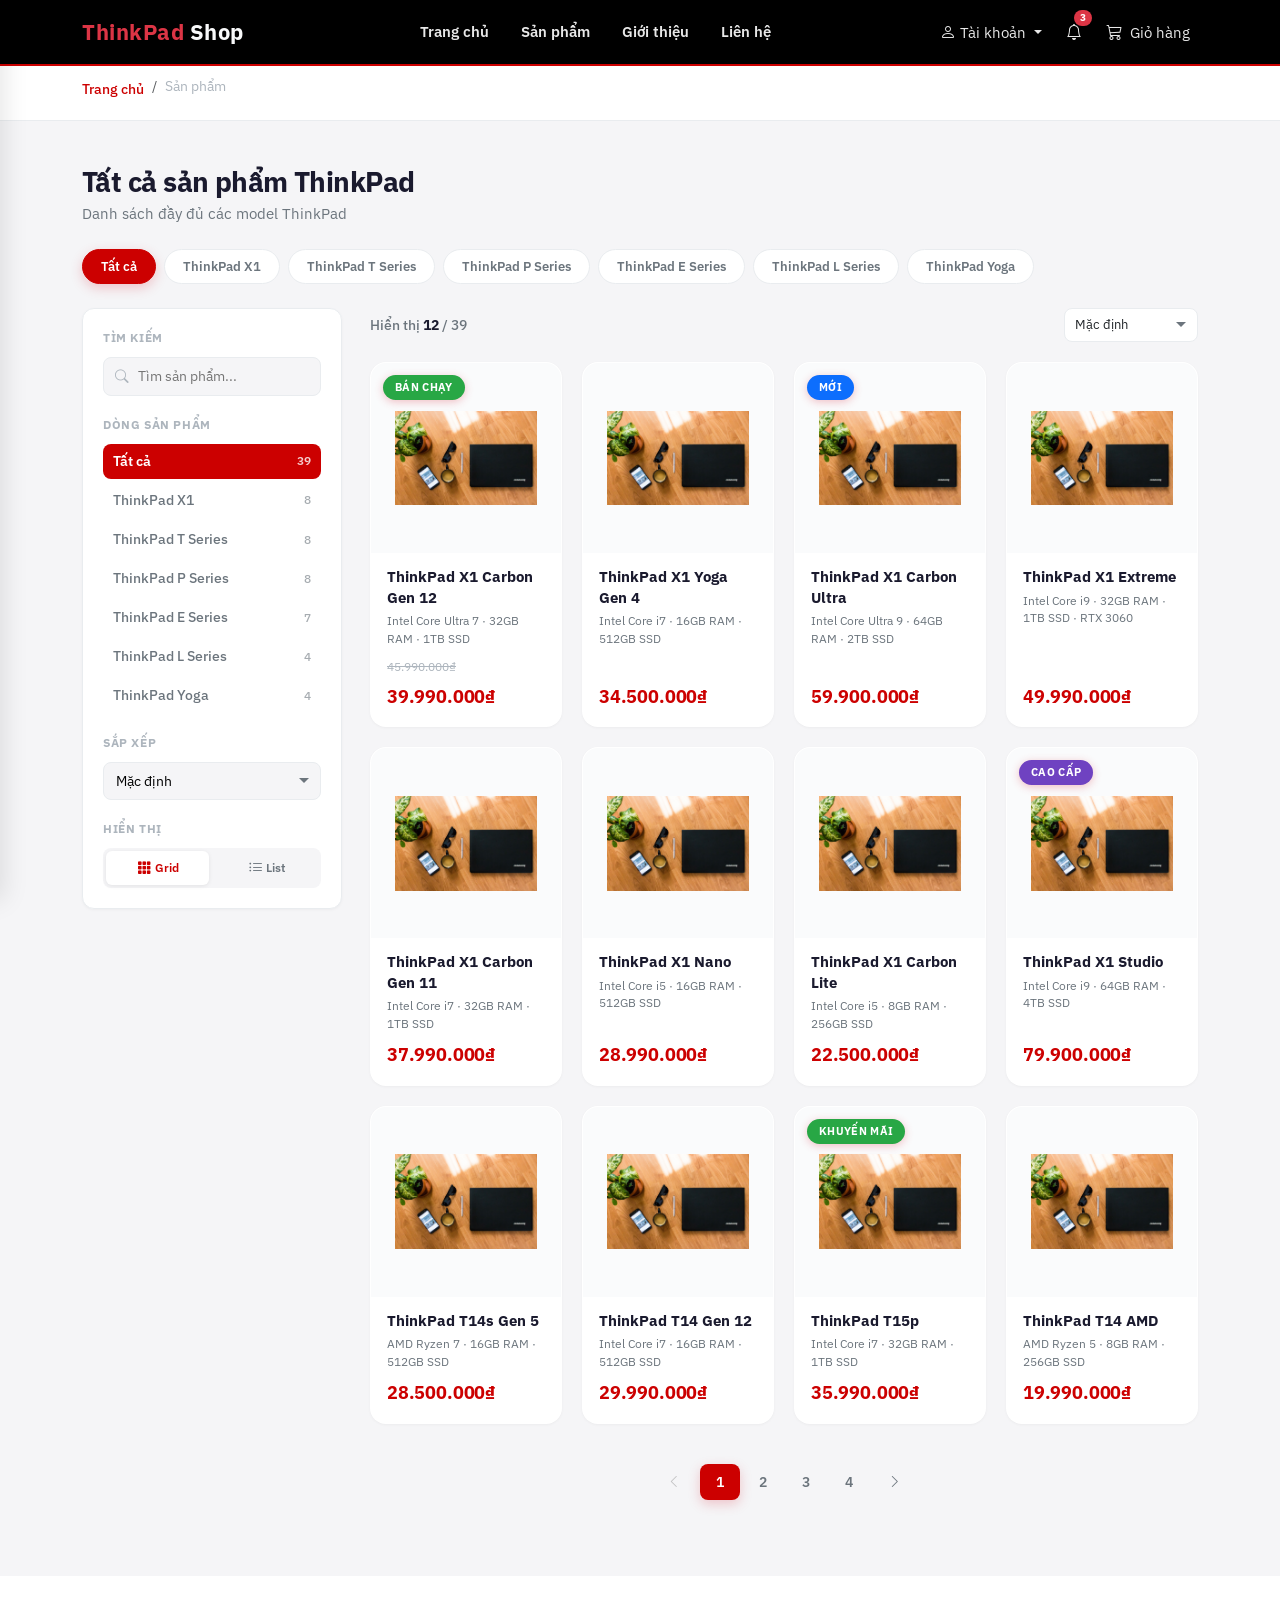
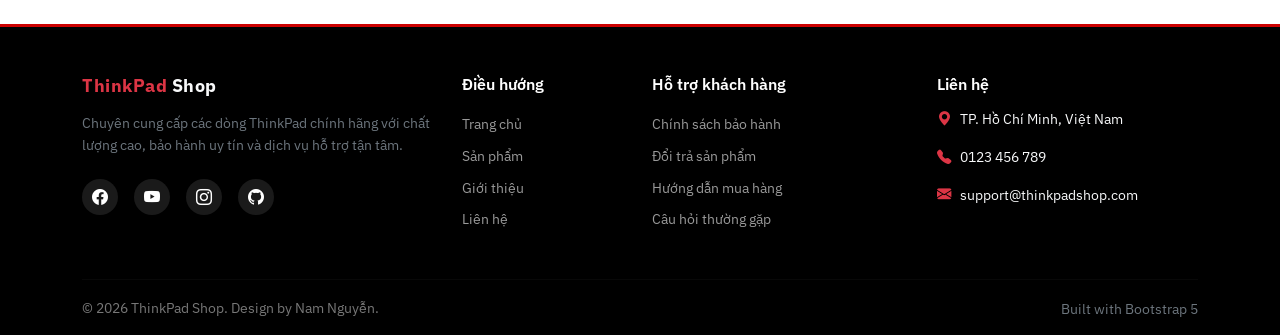
<file: products.html>
<!DOCTYPE html>
<html lang="vi">

<head>
    <meta charset="UTF-8">
    <meta name="viewport" content="width=device-width, initial-scale=1.0">
    <title>ThinkPad Shop</title>

    <link rel="preconnect" href="https://fonts.googleapis.com">
    <link rel="preconnect" href="https://fonts.gstatic.com" crossorigin>
    <link href="https://fonts.googleapis.com/css2?family=IBM+Plex+Sans:wght@300;400;500;600;700&display=swap" rel="stylesheet">

    <link rel="stylesheet" href="./bootstrap/dist/css/bootstrap.min.css">
    <link rel="stylesheet" href="./bootstrap/icons/bootstrap-icons.css">
    <link rel="stylesheet" href="./assets/style/header.css">
    <link rel="stylesheet" href="./assets/style/footer.css">
    <link rel="stylesheet" href="./assets/style/products.css">
</head>

<body>
    <!--Header-->
    <header class="navbar navbar-expand-lg navbar-dark bg-black fixed-top">
        <div class="container">
            <a class="navbar-brand fw-bold text-danger" href="./index.html">
                ThinkPad <span class="text-light">Shop</span>
            </a>

            <div class="d-flex align-items-center gap-2 ms-auto order-lg-3">
                <div class="dropdown">
                    <a class="nav-link dropdown-toggle text-light px-2" href="#" role="button"
                        data-bs-toggle="dropdown">
                        <i class="bi bi-person fs-6"></i> <span class="d-none d-sm-inline">Tài khoản</span>
                    </a>
                    <ul class="dropdown-menu dropdown-menu-end">
                        <li><a class="dropdown-item" href="./login.html">Đăng nhập</a></li>
                        <li><a class="dropdown-item" href="./register.html">Đăng ký</a></li>
                        <li>
                            <hr class="dropdown-divider">
                        </li>
                        <li><a class="dropdown-item text-danger" href="#"
                                onclick="logoutUser();location.reload();return false;">Đăng xuất</a></li>
                    </ul>
                </div>
                <div class="dropdown">
                    <a class="nav-link text-light px-2 position-relative" href="#" role="button"
                        data-bs-toggle="dropdown">
                        <i class="bi bi-bell fs-6"></i>
                        <span class="badge bg-danger rounded-pill position-absolute notif-badge"
                            style="font-size:0.6rem;top:-2px;right:-2px;">3</span>
                    </a>
                    <ul class="dropdown-menu dropdown-menu-end" style="min-width:280px;">
                        <li><h6 class="dropdown-header">Thông báo</h6></li>
                        <li><a class="dropdown-item" href="#"><small class="text-muted">ThinkPad X1 Carbon vừa được cập nhật giá mới</small></a></li>
                        <li><a class="dropdown-item" href="#"><small class="text-muted">Khuyến mãi đặc biệt dòng T Series</small></a></li>
                        <li><a class="dropdown-item" href="#"><small class="text-muted">Bảo hành mở rộng cho P Series</small></a></li>
                        <li><hr class="dropdown-divider"></li>
                        <li><a class="dropdown-item text-center small" href="#">Xem tất cả</a></li>
                    </ul>
                </div>
                <a href="./cart.html" class="nav-link text-light px-2 position-relative">
                    <i class="bi bi-cart3 fs-6"></i>
                    <span class="badge bg-danger rounded-pill position-absolute cart-badge"
                        style="font-size:0.65rem;top:-2px;right:-4px;display:none;">0</span>
                    <span class="d-none d-sm-inline ms-1">Giỏ hàng</span>
                </a>
            </div>

            <button class="navbar-toggler order-lg-4" type="button" data-bs-toggle="collapse"
                data-bs-target="#navbarMenu">
                <span class="navbar-toggler-icon"></span>
            </button>

            <div class="collapse navbar-collapse order-lg-2" id="navbarMenu">
                <ul class="navbar-nav mx-auto" id="mainMenu"></ul>
                <script>
                    const menuItems = [{ href: "./index.html", text: "Trang chủ" }, { href: "./products.html", text: "Sản phẩm" }, { href: "./about.html", text: "Giới thiệu" }, { href: "./contact.html", text: "Liên hệ" }];
                    const categorise = [{ title: "ThinkPad X1", content: "Cao cấp, siêu nhẹ, cho doanh nhân.", image: "./assets/image/cate.jpg" }, { title: "ThinkPad T Series", content: "Văn phòng, lập trình, pin bền.", image: "./assets/image/cate.jpg" }, { title: "ThinkPad P Series", content: "Workstation cho đồ họa và kỹ thuật.", image: "./assets/image/cate.jpg" }, { title: "ThinkPad E Series", content: "Giá tốt cho sinh viên và văn phòng.", image: "./assets/image/cate.jpg" }];
                    const carouselData = [{ image: "./assets/image/carousel1.jpg", title: "ThinkPad X1 Carbon Gen 12", subtitle: "Siêu nhẹ · Bền bỉ · Hiệu năng đỉnh cao", active: true }, { image: "./assets/image/carousel2.jpg", title: "ThinkPad T Series 2025", subtitle: "Ổn định · Chuyên nghiệp · Giá tốt", active: false }, { image: "./assets/image/carousel3.jpg", title: "ThinkPad P Series Workstation", subtitle: "Đồ họa mạnh · Chuẩn kỹ sư · Hiệu năng workstation", active: false }];
                    const featuredProducts = [{ image: "./assets/image/cate.jpg", name: "ThinkPad X1 Carbon", specs: "Intel Core Ultra 7 · 32GB RAM · 1TB SSD", price: "39.990.000₫", id: "x1-carbon-gen12" }, { image: "./assets/image/cate.jpg", name: "ThinkPad T14s Gen 5", specs: "AMD Ryzen 7 · 16GB RAM · 512GB SSD", price: "28.500.000₫", id: "t14s-gen5" }, { image: "./assets/image/cate.jpg", name: "ThinkPad E16 Gen 2", specs: "Intel Core i7 · 16GB RAM · 512GB SSD", price: "22.990.000₫", id: "e16-gen2" }, { image: "./assets/image/cate.jpg", name: "ThinkPad P16s Gen 3", specs: "AMD Ryzen 9 · 32GB RAM · 1TB SSD", price: "45.000.000₫", id: "p16s-gen3" }];
                    const footerData = { brand: { name: 'ThinkPad', suffix: 'Shop', desc: 'Chuyên cung cấp các dòng ThinkPad chính hãng với chất lượng cao, bảo hành uy tín và dịch vụ hỗ trợ tận tâm.', socials: [{ icon: 'bi-facebook', href: '#' }, { icon: 'bi-youtube', href: '#' }, { icon: 'bi-instagram', href: '#' }, { icon: 'bi-github', href: '#' }] }, navigation: { title: 'Điều hướng', links: [{ href: './index.html', text: 'Trang chủ' }, { href: './products.html', text: 'Sản phẩm' }, { href: './about.html', text: 'Giới thiệu' }, { href: './contact.html', text: 'Liên hệ' }] }, support: { title: 'Hỗ trợ khách hàng', links: [{ href: '#', text: 'Chính sách bảo hành' }, { href: '#', text: 'Đổi trả sản phẩm' }, { href: '#', text: 'Hướng dẫn mua hàng' }, { href: '#', text: 'Câu hỏi thường gặp' }] }, contact: { title: 'Liên hệ', items: [{ icon: 'bi-geo-alt-fill', text: 'TP. Hồ Chí Minh, Việt Nam' }, { icon: 'bi-telephone-fill', text: '0123 456 789' }, { icon: 'bi-envelope-fill', text: 'support@thinkpadshop.com' }] }, copyright: '© 2026 ThinkPad Shop. Design by Nam Nguyễn.', builtWith: 'Built with Bootstrap 5' };
                    function isLoggedIn() { return localStorage.getItem('thinkpad_logged_in') === 'true' } function loginUser() { localStorage.setItem('thinkpad_logged_in', 'true') } function logoutUser() { localStorage.removeItem('thinkpad_logged_in') } function getCart() { try { return JSON.parse(localStorage.getItem('thinkpad_cart')) || [] } catch { return [] } } function saveCart(cart) { localStorage.setItem('thinkpad_cart', JSON.stringify(cart)) } function addToCart(product) { const cart = getCart(); const existing = cart.find(item => item.id === product.id); if (existing) { existing.qty += product.qty || 1 } else { cart.push({ id: product.id, image: product.image, name: product.name, specs: product.specs, price: typeof product.price === 'string' ? parsePrice(product.price) : product.price, qty: product.qty || 1 }) } saveCart(cart); alert('Đã thêm vào giỏ hàng!'); updateCartBadge() } function updateCartBadge() { const cart = getCart(); const count = cart.reduce((sum, item) => sum + item.qty, 0); document.querySelectorAll('.cart-badge').forEach(el => { el.textContent = count; el.style.display = count > 0 ? 'inline' : 'none' }) } function parsePrice(str) { return parseInt(String(str).replace(/[.\s₫]/g, '')) } function fmtPrice(num) { return Number(num).toString().replace(/\B(?=(\d{3})+(?!\d))/g, '.') + '₫' }
                </script>
                <script>
                    const mainMenu = document.getElementById("mainMenu");
                    menuItems.forEach((item) => {
                        mainMenu.innerHTML += `
                            <li class="nav-item mx-2">
                                <a class="nav-link fw-semibold" href="${item.href}">${item.text}</a>
                            </li>
                        `;
                    });
                    updateCartBadge();
                    if (isLoggedIn()) {
                        const dd = document.querySelector('.dropdown .dropdown-toggle');
                        if (dd) dd.innerHTML = '<i class="bi bi-person-check fs-6"></i> <span class="d-none d-sm-inline">Tài khoản</span>';
                    }
                </script>
            </div>
        </div>
    </header>

    <!-- Breadcrumb (sát header) -->
    <div class="breadcrumb-wrap">
        <div class="container">
            <nav aria-label="breadcrumb">
                <ol class="breadcrumb">
                    <li class="breadcrumb-item"><a href="./index.html">Trang chủ</a></li>
                    <li class="breadcrumb-item active">Sản phẩm</li>
                </ol>
            </nav>
        </div>
    </div>

    <main>
        <div class="products-wrapper">
            <div id="products-container"></div>
            <script src="./data/productsPageData.js"></script>
        </div>
    </main>

    <!-- Filter Overlay & Drawer (mobile) -->
    <div class="filter-overlay" id="filterOverlay"></div>
    <div class="filter-drawer" id="filterDrawer">
        <div class="filter-drawer-header">
            <h6>Bộ lọc</h6>
            <button class="filter-drawer-close" id="filterDrawerClose">&times;</button>
        </div>
        <div id="drawerContent"></div>
    </div>

    <script>
        (function () {
            try {
                const productsContainer = document.getElementById("products-container");
                if (!productsContainer) return;

                const dataSource = (typeof productsPageData !== 'undefined' && Array.isArray(productsPageData.products))
                    ? productsPageData
                    : (typeof featuredProducts !== 'undefined' ? { title: 'Sản phẩm', subtitle: '', filters: ['Tất cả'], products: featuredProducts } : { title: 'Sản phẩm', subtitle: '', filters: ['Tất cả'], products: [] });

                const allProducts = Array.isArray(dataSource.products) ? dataSource.products.slice() : [];
                const pageSize = 12;
                let currentFilter = 'Tất cả';
                let currentPage = 1;
                let viewMode = 'grid';

                // ── Render Shell ──
                const filters = (Array.isArray(dataSource.filters) && dataSource.filters.length) ? dataSource.filters : ['Tất cả'];

                productsContainer.innerHTML = `
                    <div class="container">
                        <!-- Page Header -->
                        <div class="page-header">
                            <h1>${dataSource.title || 'Sản phẩm'}</h1>
                            <p>${dataSource.subtitle || ''}</p>
                        </div>

                        <!-- Category Chips -->
                        <div class="category-chips" id="categoryChips"></div>

                        <!-- Layout -->
                        <div class="products-layout">
                            <!-- Sidebar (desktop) -->
                            <aside class="products-sidebar">
                                <div class="sidebar-inner">
                                    <div class="sidebar-section">
                                        <span class="sidebar-label">Tìm kiếm</span>
                                        <div class="sidebar-search">
                                            <i class="bi bi-search"></i>
                                            <input id="search-input" placeholder="Tìm sản phẩm..." autocomplete="off">
                                        </div>
                                    </div>
                                    <div class="sidebar-section">
                                        <span class="sidebar-label">Dòng sản phẩm</span>
                                        <div class="filter-list" id="filterList"></div>
                                    </div>
                                    <div class="sidebar-section">
                                        <span class="sidebar-label">Sắp xếp</span>
                                        <div class="sidebar-sort">
                                            <select id="sortSelect">
                                                <option value="default">Mặc định</option>
                                                <option value="price-asc">Giá: Thấp → Cao</option>
                                                <option value="price-desc">Giá: Cao → Thấp</option>
                                                <option value="name-asc">Tên: A → Z</option>
                                                <option value="name-desc">Tên: Z → A</option>
                                            </select>
                                        </div>
                                    </div>
                                    <div class="sidebar-section">
                                        <span class="sidebar-label">Hiển thị</span>
                                        <div class="view-toggle">
                                            <button id="viewGrid" class="active"><i class="bi bi-grid-3x3-gap-fill"></i> Grid</button>
                                            <button id="viewList"><i class="bi bi-list-ul"></i> List</button>
                                        </div>
                                    </div>
                                </div>
                            </aside>

                            <!-- Main -->
                            <section class="products-main">
                                <!-- Toolbar -->
                                <div class="toolbar">
                                    <div class="toolbar-left">
                                        <button class="filter-trigger" id="filterTrigger">
                                            <i class="bi bi-funnel"></i> Bộ lọc
                                        </button>
                                        <span class="result-count" id="resultCount">Hiển thị <strong>0</strong> / 0</span>
                                    </div>
                                    <div class="toolbar-right">
                                        <select id="sortSelectMobile" class="form-select form-select-sm" style="width:auto;font-size:0.82rem;border-radius:8px;border:1.5px solid var(--border-light);padding:6px 28px 6px 10px;background-image:url('data:image/svg+xml,%3Csvg xmlns=%27http://www.w3.org/2000/svg%27 width=%2712%27 height=%2712%27 viewBox=%270 0 12 12%27%3E%3Cpath fill=%27%236c757d%27 d=%27M6 8L1 3h10z%27/%3E%3C/svg%3E');background-repeat:no-repeat;background-position:right 8px center;appearance:none;background-color:#fff;">
                                            <option value="default">Mặc định</option>
                                            <option value="price-asc">Giá: Thấp → Cao</option>
                                            <option value="price-desc">Giá: Cao → Thấp</option>
                                            <option value="name-asc">Tên: A → Z</option>
                                            <option value="name-desc">Tên: Z → A</option>
                                        </select>
                                    </div>
                                </div>

                                <!-- Product Grid -->
                                <div class="product-grid" id="productGrid"></div>

                                <!-- Pagination -->
                                <div class="pagination-wrap">
                                    <ul class="pagination" id="paginationControls"></ul>
                                </div>
                            </section>
                        </div>
                    </div>
                `;

                // ── DOM refs ──
                const categoryChips = document.getElementById('categoryChips');
                const filterList = document.getElementById('filterList');
                const productGrid = document.getElementById('productGrid');
                const paginationControls = document.getElementById('paginationControls');
                const resultCount = document.getElementById('resultCount');
                const searchInput = document.getElementById('search-input');
                const sortSelect = document.getElementById('sortSelect');
                const sortSelectMobile = document.getElementById('sortSelectMobile');
                const viewGridBtn = document.getElementById('viewGrid');
                const viewListBtn = document.getElementById('viewList');
                const filterTrigger = document.getElementById('filterTrigger');
                const filterOverlay = document.getElementById('filterOverlay');
                const filterDrawer = document.getElementById('filterDrawer');
                const filterDrawerClose = document.getElementById('filterDrawerClose');
                const drawerContent = document.getElementById('drawerContent');

                // ── Populate category chips & filter list ──
                // Count products per filter
                function countByFilter(f) {
                    if (f === 'Tất cả') return allProducts.length;
                    return allProducts.filter(p => p.series === f).length;
                }

                categoryChips.innerHTML = filters.map(f =>
                    `<button class="chip-btn ${f === 'Tất cả' ? 'active' : ''}" data-filter="${f}">${f}</button>`
                ).join('');

                filterList.innerHTML = filters.map(f => {
                    const count = countByFilter(f);
                    return `<button class="filter-btn ${f === 'Tất cả' ? 'active' : ''}" data-filter="${f}">
                        ${f} <span class="filter-count">${count}</span>
                    </button>`;
                }).join('');

                // ── Helper functions ──
                function applySort(list) {
                    const val = sortSelect.value;
                    if (val === 'price-asc') return list.sort((a, b) => parsePrice(a.price) - parsePrice(b.price));
                    if (val === 'price-desc') return list.sort((a, b) => parsePrice(b.price) - parsePrice(a.price));
                    if (val === 'name-asc') return list.sort((a, b) => a.name.localeCompare(b.name, 'vi'));
                    if (val === 'name-desc') return list.sort((a, b) => b.name.localeCompare(a.name, 'vi'));
                    return list;
                }

                function getFilteredList() {
                    const q = (searchInput.value || '').trim().toLowerCase();
                    let list = allProducts.slice();
                    if (currentFilter && currentFilter !== 'Tất cả') list = list.filter(p => p.series === currentFilter);
                    if (q) list = list.filter(p => (p.name + ' ' + (p.specs || '')).toLowerCase().includes(q));
                    list = applySort(list);
                    return list;
                }

                function badgeClass(badge) {
                    if (!badge) return '';
                    const b = badge.toLowerCase();
                    if (b.includes('bán chạy') || b.includes('khuyến mãi')) return 'sale';
                    if (b.includes('mới')) return 'new';
                    if (b.includes('cao cấp') || b.includes('workstation')) return 'premium';
                    return '';
                }

                function renderCard(p) {
                    const badge = p.badge ? `<span class="card-badge ${badgeClass(p.badge)}">${p.badge}</span>` : '';
                    const oldPrice = p.oldPrice && p.oldPrice !== '0' ? `<span class="card-old-price">${p.oldPrice}</span>` : '';

                    if (viewMode === 'list') {
                        return `
                            <div class="product-card">
                                ${badge}
                                <div class="card-img-wrap">
                                    <img src="${p.image}" alt="${p.name}" loading="lazy">
                                    <div class="quick-actions">
                                        <a href="./detail.html?id=${p.id}" class="btn-view"><i class="bi bi-eye"></i> Chi tiết</a>
                                        <a href="#" class="btn-cart" data-addcart='${JSON.stringify({ id: p.id, image: p.image, name: p.name, specs: p.specs, price: p.price }).replace(/'/g, '&#39;')}'><i class="bi bi-cart-plus"></i> Giỏ hàng</a>
                                    </div>
                                </div>
                                <div class="card-body">
                                    <div class="card-name">${p.name}</div>
                                    <div class="card-specs">${p.specs}</div>
                                    <div class="card-prices">${oldPrice}<span class="card-price">${p.price}</span></div>
                                </div>
                            </div>
                        `;
                    }

                    return `
                        <div class="product-card">
                            ${badge}
                            <div class="card-img-wrap">
                                <img src="${p.image}" alt="${p.name}" loading="lazy">
                                <div class="quick-actions">
                                    <a href="./detail.html?id=${p.id}" class="btn-view"><i class="bi bi-eye"></i> Chi tiết</a>
                                    <a href="#" class="btn-cart" data-addcart='${JSON.stringify({ id: p.id, image: p.image, name: p.name, specs: p.specs, price: p.price }).replace(/'/g, '&#39;')}'><i class="bi bi-cart-plus"></i> Thêm</a>
                                </div>
                            </div>
                            <div class="card-body">
                                <div class="card-name">${p.name}</div>
                                <div class="card-specs">${p.specs}</div>
                                <div class="card-prices">${oldPrice}<span class="card-price">${p.price}</span></div>
                            </div>
                        </div>
                    `;
                }

                function renderPagination(totalPages, page) {
                    let html = '';
                    html += `<li class="page-item ${page <= 1 ? 'disabled' : ''}"><a class="page-link" href="#" data-page="${page - 1}"><i class="bi bi-chevron-left"></i></a></li>`;
                    const maxButtons = 5;
                    let start = Math.max(1, page - Math.floor(maxButtons / 2));
                    let end = Math.min(totalPages, start + maxButtons - 1);
                    if (end - start < maxButtons - 1) start = Math.max(1, end - maxButtons + 1);
                    for (let p = start; p <= end; p++)
                        html += `<li class="page-item ${p === page ? 'active' : ''}"><a class="page-link" href="#" data-page="${p}">${p}</a></li>`;
                    html += `<li class="page-item ${page >= totalPages ? 'disabled' : ''}"><a class="page-link" href="#" data-page="${page + 1}"><i class="bi bi-chevron-right"></i></a></li>`;
                    paginationControls.innerHTML = html;
                }

                function render(page) {
                    currentPage = Math.max(1, page || 1);
                    const list = getFilteredList();
                    const total = list.length;
                    const totalPages = Math.max(1, Math.ceil(total / pageSize));
                    if (currentPage > totalPages) currentPage = totalPages;
                    const start = (currentPage - 1) * pageSize;
                    const items = list.slice(start, start + pageSize);

                    if (items.length) {
                        productGrid.innerHTML = items.map(renderCard).join('');
                    } else {
                        productGrid.innerHTML = `<div class="empty-state" style="grid-column:1/-1"><i class="bi bi-search"></i><p>Không tìm thấy sản phẩm phù hợp.</p></div>`;
                    }

                    renderPagination(totalPages, currentPage);
                    resultCount.innerHTML = `Hiển thị <strong>${items.length}</strong> / ${total}`;

                    // Update URL
                    try {
                        const urlParams = new URLSearchParams(window.location.search);
                        if (currentFilter && currentFilter !== 'Tất cả') urlParams.set('filter', currentFilter);
                        else urlParams.delete('filter');
                        urlParams.set('page', currentPage);
                        const sortVal = sortSelect.value;
                        if (sortVal && sortVal !== 'default') urlParams.set('sort', sortVal);
                        else urlParams.delete('sort');
                        if (viewMode !== 'grid') urlParams.set('view', viewMode);
                        else urlParams.delete('view');
                        const newUrl = window.location.pathname + (urlParams.toString() ? '?' + urlParams.toString() : '');
                        history.replaceState(null, '', newUrl);
                    } catch (e) { /* ignore */ }

                    // Re-bind cart buttons
                    document.querySelectorAll('[data-addcart]').forEach(el => {
                        el.addEventListener('click', function (e) {
                            e.preventDefault();
                            try {
                                const product = JSON.parse(this.dataset.addcart);
                                addToCart(product);
                            } catch (_) { /* ignore */ }
                        });
                    });
                }

                // ── Event bindings ──

                // Category chips
                categoryChips.addEventListener('click', function (e) {
                    const btn = e.target.closest('.chip-btn');
                    if (!btn) return;
                    currentFilter = btn.dataset.filter;
                    categoryChips.querySelectorAll('.chip-btn').forEach(b => b.classList.remove('active'));
                    btn.classList.add('active');
                    filterList.querySelectorAll('.filter-btn').forEach(b => {
                        b.classList.toggle('active', b.dataset.filter === currentFilter);
                    });
                    render(1);
                });

                // Sidebar filter list
                filterList.addEventListener('click', function (e) {
                    const btn = e.target.closest('.filter-btn');
                    if (!btn) return;
                    currentFilter = btn.dataset.filter;
                    filterList.querySelectorAll('.filter-btn').forEach(b => b.classList.remove('active'));
                    btn.classList.add('active');
                    categoryChips.querySelectorAll('.chip-btn').forEach(b => {
                        b.classList.toggle('active', b.dataset.filter === currentFilter);
                    });
                    render(1);
                });

                // Search
                searchInput.addEventListener('input', function () { render(1); });

                // Sort (sync both selects)
                function onSortChange() {
                    sortSelect.value = this.value;
                    sortSelectMobile.value = this.value;
                    render(1);
                }
                sortSelect.addEventListener('change', onSortChange);
                sortSelectMobile.addEventListener('change', function () {
                    sortSelect.value = this.value;
                    render(1);
                });

                // View toggle
                viewGridBtn.addEventListener('click', function () {
                    viewMode = 'grid';
                    viewGridBtn.classList.add('active');
                    viewListBtn.classList.remove('active');
                    productGrid.classList.remove('list-view');
                    render(currentPage);
                });
                viewListBtn.addEventListener('click', function () {
                    viewMode = 'list';
                    viewListBtn.classList.add('active');
                    viewGridBtn.classList.remove('active');
                    productGrid.classList.add('list-view');
                    render(currentPage);
                });

                // Pagination
                paginationControls.addEventListener('click', function (e) {
                    const a = e.target.closest('a.page-link');
                    if (!a) return;
                    e.preventDefault();
                    const p = parseInt(a.dataset.page, 10);
                    if (!isNaN(p)) render(p);
                });

                // Mobile filter drawer
                filterTrigger.addEventListener('click', function () {
                    const sidebarContent = document.querySelector('.sidebar-inner');
                    if (sidebarContent) {
                        // Strip IDs from copied HTML to avoid duplicates
                        const html = sidebarContent.innerHTML.replace(/\s+id="[^"]*"/g, '');
                        drawerContent.innerHTML = html;
                        // Re-bind events in drawer
                        const drawerSearch = drawerContent.querySelector('.sidebar-search input');
                        const drawerFilterList = drawerContent.querySelector('.filter-list');
                        const drawerSort = drawerContent.querySelector('.sidebar-sort select');
                        const drawerViewGrid = drawerContent.querySelector('#viewGrid') || drawerContent.querySelector('.view-toggle button:first-child');
                        const drawerViewList = drawerContent.querySelector('#viewList') || drawerContent.querySelector('.view-toggle button:last-child');

                        if (drawerSearch) drawerSearch.addEventListener('input', function () { searchInput.value = this.value; render(1); });
                        if (drawerFilterList) drawerFilterList.addEventListener('click', function (e) {
                            const btn = e.target.closest('.filter-btn');
                            if (!btn) return;
                            currentFilter = btn.dataset.filter;
                            drawerFilterList.querySelectorAll('.filter-btn').forEach(b => b.classList.remove('active'));
                            btn.classList.add('active');
                            categoryChips.querySelectorAll('.chip-btn').forEach(b => b.classList.toggle('active', b.dataset.filter === currentFilter));
                            render(1);
                            closeDrawer();
                        });
                        if (drawerSort) drawerSort.addEventListener('change', function () { sortSelect.value = this.value; sortSelectMobile.value = this.value; render(1); });
                        if (drawerViewGrid) drawerViewGrid.addEventListener('click', function () {
                            viewMode = 'grid';
                            drawerViewGrid.classList.add('active');
                            if (drawerViewList) drawerViewList.classList.remove('active');
                            viewGridBtn.classList.add('active');
                            viewListBtn.classList.remove('active');
                            productGrid.classList.remove('list-view');
                            render(currentPage);
                            closeDrawer();
                        });
                        if (drawerViewList) drawerViewList.addEventListener('click', function () {
                            viewMode = 'list';
                            drawerViewList.classList.add('active');
                            if (drawerViewGrid) drawerViewGrid.classList.remove('active');
                            viewListBtn.classList.add('active');
                            viewGridBtn.classList.remove('active');
                            productGrid.classList.add('list-view');
                            render(currentPage);
                            closeDrawer();
                        });
                    }
                    filterOverlay.classList.add('open');
                    filterDrawer.classList.add('open');
                    document.body.style.overflow = 'hidden';
                });

                function closeDrawer() {
                    filterOverlay.classList.remove('open');
                    filterDrawer.classList.remove('open');
                    document.body.style.overflow = '';
                }

                filterDrawerClose.addEventListener('click', closeDrawer);
                filterOverlay.addEventListener('click', closeDrawer);

                // ── Init from URL ──
                const params = new URLSearchParams(window.location.search);
                const startPage = parseInt(params.get('page') || '1', 10) || 1;
                const startFilter = params.get('filter') || 'Tất cả';
                const startSort = params.get('sort') || 'default';
                const startView = params.get('view') || 'grid';

                currentFilter = startFilter;
                viewMode = startView;

                // Set active filter
                const activeChip = categoryChips.querySelector(`.chip-btn[data-filter="${currentFilter}"]`);
                if (activeChip) {
                    categoryChips.querySelectorAll('.chip-btn').forEach(b => b.classList.remove('active'));
                    activeChip.classList.add('active');
                }
                const activeFilterBtn = filterList.querySelector(`.filter-btn[data-filter="${currentFilter}"]`);
                if (activeFilterBtn) {
                    filterList.querySelectorAll('.filter-btn').forEach(b => b.classList.remove('active'));
                    activeFilterBtn.classList.add('active');
                }

                // Set sort
                const validSorts = ['default', 'price-asc', 'price-desc', 'name-asc', 'name-desc'];
                if (validSorts.includes(startSort)) {
                    sortSelect.value = startSort;
                    sortSelectMobile.value = startSort;
                }

                // Set view
                if (viewMode === 'list') {
                    viewListBtn.classList.add('active');
                    viewGridBtn.classList.remove('active');
                    productGrid.classList.add('list-view');
                }

                // ── Initial render ──
                render(startPage);

            } catch (err) {
                console.error('Products UI init error', err);
            }
        })();
    </script>

    <!-- Footer -->
    <footer class="bg-black text-light pt-5 pb-3 mt-5" id="footer-container"></footer>
    <script>
        const footerContainer = document.getElementById("footer-container");
        const footerHTML = `
            <div class="container">
                <div class="row g-4">
                    <div class="col-lg-4 col-6">
                        <h3 class="fw-bold text-danger">
                            ${footerData.brand.name} <span class="text-light">${footerData.brand.suffix}</span>
                        </h3>
                        <p class="text-secondary mt-3">${footerData.brand.desc}</p>
                        <div class="d-flex gap-3 mt-4">
                            ${footerData.brand.socials.map(s => `<a href="${s.href}" class="social-icon"><i class="bi ${s.icon}"></i></a>`).join('')}
                        </div>
                    </div>
                    <div class="col-lg-2 col-6">
                        <h5 class="footer-title">${footerData.navigation.title}</h5>
                        <ul class="list-unstyled">
                            ${footerData.navigation.links.map(l => `<li><a href="${l.href}" class="footer-link">${l.text}</a></li>`).join('')}
                        </ul>
                    </div>
                    <div class="col-lg-3 col-6">
                        <h5 class="footer-title">${footerData.support.title}</h5>
                        <ul class="list-unstyled">
                            ${footerData.support.links.map(l => `<li><a href="${l.href}" class="footer-link">${l.text}</a></li>`).join('')}
                        </ul>
                    </div>
                    <div class="col-lg-3 col-6">
                        <h5 class="footer-title">${footerData.contact.title}</h5>
                        ${footerData.contact.items.map(item => `<p><i class="bi ${item.icon} text-danger"></i> ${item.text}</p>`).join('')}
                    </div>
                </div>
                <hr class="footer-divider">
                <div class="row align-items-center">
                    <div class="col-md-6 text-center text-md-start">
                        <p class="copyright mb-0">${footerData.copyright}</p>
                    </div>
                    <div class="col-md-6 text-center text-md-end mt-3 mt-md-0">
                        <span class="text-secondary">${footerData.builtWith}</span>
                    </div>
                </div>
            </div>
        `;
        footerContainer.innerHTML = footerHTML;
    </script>
    <script src="./bootstrap/dist/js/bootstrap.bundle.min.js"></script>
</body>

</html>
</file>
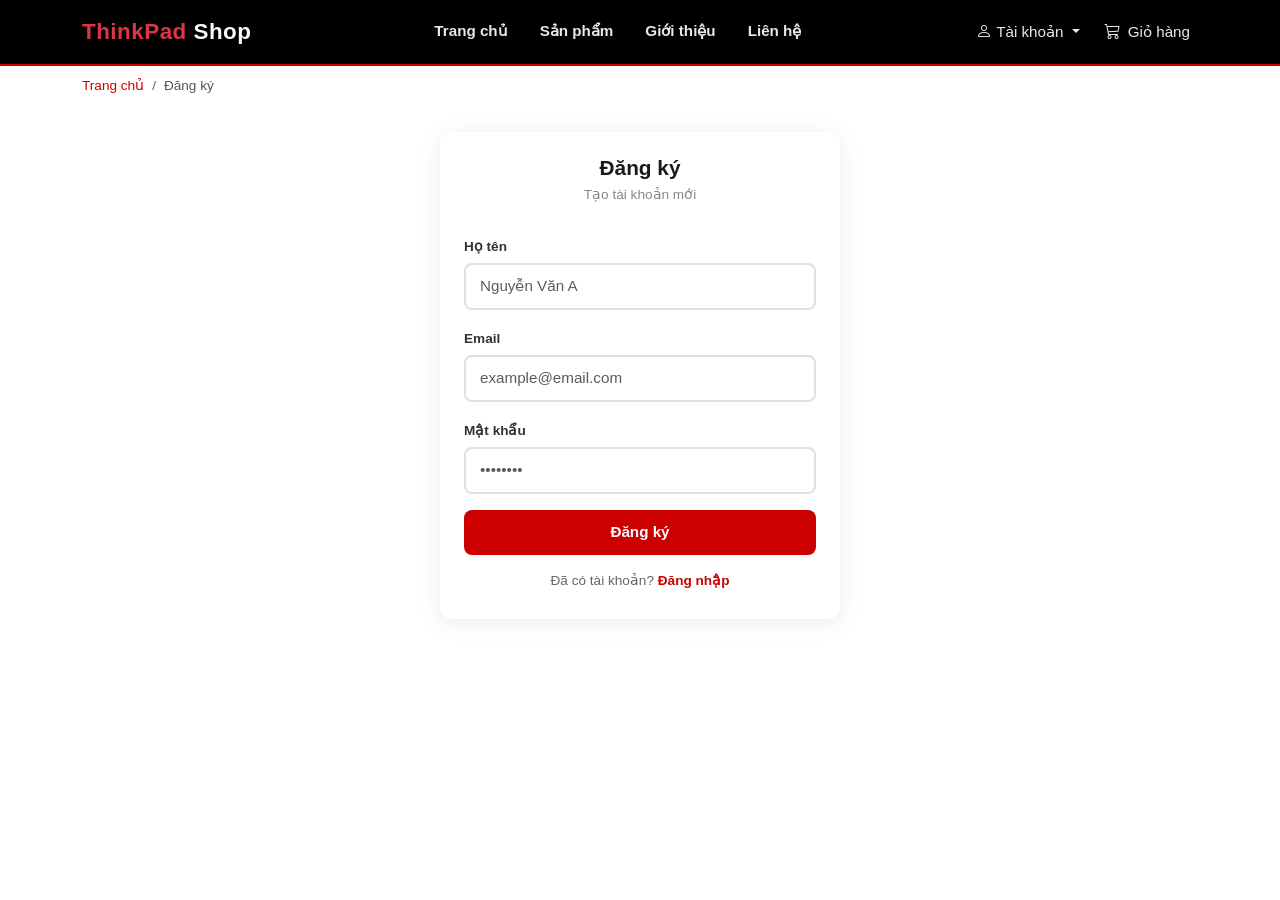
<file: register.html>
<!DOCTYPE html>
<html lang="vi">

<head>
    <meta charset="UTF-8">
    <meta name="viewport" content="width=device-width, initial-scale=1.0">
    <title>ThinkPad Shop</title>

    <link rel="stylesheet" href="./bootstrap/dist/css/bootstrap.min.css">
    <link rel="stylesheet" href="./bootstrap/icons/bootstrap-icons.css">
    <link rel="stylesheet" href="./assets/style/header.css">
    <link rel="stylesheet" href="./assets/style/footer.css">
    <link rel="stylesheet" href="./assets/style/register.css">
</head>

<body>
    <!--Header-->
    <header class="navbar navbar-expand-lg navbar-dark bg-black fixed-top">
        <div class="container">
            <a class="navbar-brand fw-bold text-danger" href="./index.html">
                ThinkPad <span class="text-light">Shop</span>
            </a>

            <div class="d-flex align-items-center gap-2 ms-auto order-lg-3">
                <div class="dropdown">
                    <a class="nav-link dropdown-toggle text-light px-2" href="#" role="button"
                        data-bs-toggle="dropdown">
                        <i class="bi bi-person fs-6"></i> <span class="d-none d-sm-inline">Tài khoản</span>
                    </a>
                    <ul class="dropdown-menu dropdown-menu-end">
                        <li><a class="dropdown-item" href="./login.html">Đăng nhập</a></li>
                        <li><a class="dropdown-item" href="./register.html">Đăng ký</a></li>
                        <li>
                            <hr class="dropdown-divider">
                        </li>
                        <li><a class="dropdown-item text-danger" href="#" onclick="logoutUser();location.reload();return false;">Đăng xuất</a></li>
                    </ul>
                </div>
                <a href="./cart.html" class="nav-link text-light px-2 position-relative">
                    <i class="bi bi-cart3 fs-6"></i>
                    <span class="badge bg-danger rounded-pill position-absolute cart-badge" style="font-size:0.65rem;top:-2px;right:-4px;display:none;">0</span>
                    <span class="d-none d-sm-inline ms-1">Giỏ hàng</span>
                </a>
            </div>

            <button class="navbar-toggler order-lg-4" type="button" data-bs-toggle="collapse"
                data-bs-target="#navbarMenu">
                <span class="navbar-toggler-icon"></span>
            </button>

            <div class="collapse navbar-collapse order-lg-2" id="navbarMenu">
                <ul class="navbar-nav mx-auto" id="mainMenu"></ul>
                <script>
// ===== inlined homedb.js =====
const menuItems=[{href:"./index.html",text:"Trang chủ"},{href:"./products.html",text:"Sản phẩm"},{href:"./about.html",text:"Giới thiệu"},{href:"./contact.html",text:"Liên hệ"}];const categorise=[{title:"ThinkPad X1",content:"Cao cấp, siêu nhẹ, cho doanh nhân.",image:"./assets/image/cate.jpg"},{title:"ThinkPad T Series",content:"Văn phòng, lập trình, pin bền.",image:"./assets/image/cate.jpg"},{title:"ThinkPad P Series",content:"Workstation cho đồ họa và kỹ thuật.",image:"./assets/image/cate.jpg"},{title:"ThinkPad E Series",content:"Giá tốt cho sinh viên và văn phòng.",image:"./assets/image/cate.jpg"}];
const carouselData=[{image:"./assets/image/carousel1.jpg",title:"ThinkPad X1 Carbon Gen 12",subtitle:"Siêu nhẹ · Bền bỉ · Hiệu năng đỉnh cao",active:true},{image:"./assets/image/carousel2.jpg",title:"ThinkPad T Series 2025",subtitle:"Ổn định · Chuyên nghiệp · Giá tốt",active:false},{image:"./assets/image/carousel3.jpg",title:"ThinkPad P Series Workstation",subtitle:"Đồ họa mạnh · Chuẩn kỹ sư · Hiệu năng workstation",active:false}];const featuredProducts=[{image:"./assets/image/cate.jpg",name:"ThinkPad X1 Carbon",specs:"Intel Core Ultra 7 · 32GB RAM · 1TB SSD",price:"39.990.000₫",id:"x1-carbon-gen12"},{image:"./assets/image/cate.jpg",name:"ThinkPad T14s Gen 5",specs:"AMD Ryzen 7 · 16GB RAM · 512GB SSD",price:"28.500.000₫",id:"t14s-gen5"},{image:"./assets/image/cate.jpg",name:"ThinkPad E16 Gen 2",specs:"Intel Core i7 · 16GB RAM · 512GB SSD",price:"22.990.000₫",id:"e16-gen2"},{image:"./assets/image/cate.jpg",name:"ThinkPad P16s Gen 3",specs:"AMD Ryzen 9 · 32GB RAM · 1TB SSD",price:"45.000.000₫",id:"p16s-gen3"}];const footerData={brand:{name:'ThinkPad',suffix:'Shop',desc:'Chuyên cung cấp các dòng ThinkPad chính hãng với chất lượng cao, bảo hành uy tín và dịch vụ hỗ trợ tận tâm.',socials:[{icon:'bi-facebook',href:'#'},{icon:'bi-youtube',href:'#'},{icon:'bi-instagram',href:'#'},{icon:'bi-github',href:'#'}]},navigation:{title:'Điều hướng',links:[{href:'./index.html',text:'Trang chủ'},{href:'./products.html',text:'Sản phẩm'},{href:'./about.html',text:'Giới thiệu'},{href:'./contact.html',text:'Liên hệ'}]},support:{title:'Hỗ trợ khách hàng',links:[{href:'#',text:'Chính sách bảo hành'},{href:'#',text:'Đổi trả sản phẩm'},{href:'#',text:'Hướng dẫn mua hàng'},{href:'#',text:'Câu hỏi thường gặp'}]},contact:{title:'Liên hệ',items:[{icon:'bi-geo-alt-fill',text:'TP. Hồ Chí Minh, Việt Nam'},{icon:'bi-telephone-fill',text:'0123 456 789'},{icon:'bi-envelope-fill',text:'support@thinkpadshop.com'}]},copyright:'© 2026 ThinkPad Shop. Design by Nam Nguyễn.',builtWith:'Built with Bootstrap 5'};function isLoggedIn(){return localStorage.getItem('thinkpad_logged_in')==='true'}function loginUser(){localStorage.setItem('thinkpad_logged_in','true')}function logoutUser(){localStorage.removeItem('thinkpad_logged_in')}function getCart(){try{return JSON.parse(localStorage.getItem('thinkpad_cart'))||[]}catch{return[]}}function saveCart(cart){localStorage.setItem('thinkpad_cart',JSON.stringify(cart))}function addToCart(product){const cart=getCart();const existing=cart.find(item=>item.id===product.id);if(existing){existing.qty+=product.qty||1}else{cart.push({id:product.id,image:product.image,name:product.name,specs:product.specs,price:typeof product.price==='string'?parsePrice(product.price):product.price,qty:product.qty||1})}saveCart(cart);alert('Đã thêm vào giỏ hàng!');updateCartBadge()}function updateCartBadge(){const cart=getCart();const count=cart.reduce((sum,item)=>sum+item.qty,0);document.querySelectorAll('.cart-badge').forEach(el=>{el.textContent=count;el.style.display=count>0?'inline':'none'})}function parsePrice(str){return parseInt(String(str).replace(/[.\s₫]/g,''))}function fmtPrice(num){return Number(num).toString().replace(/\B(?=(\d{3})+(?!\d))/g,'.')+'₫'}
// ===== end inlined homedb.js =====
                </script>
                <script>
                    const mainMenu = document.getElementById("mainMenu");
                    menuItems.forEach((item) => {
                        mainMenu.innerHTML += `
                            <li class="nav-item mx-2">
                                <a class="nav-link fw-semibold" href="${item.href}">${item.text}</a>
                            </li>
                        `;
                    });
                    updateCartBadge();
                    if (isLoggedIn()) {
                        const dd = document.querySelector('.dropdown .dropdown-toggle');
                        if (dd) dd.innerHTML = '<i class="bi bi-person-check fs-6"></i> <span class="d-none d-sm-inline">Tài khoản</span>';
                    }
                </script>
            </div>
        </div>
    </header>

    <main>
        <div class="container py-2 bc-top">
            <nav aria-label="breadcrumb">
                <ol class="breadcrumb mb-0">
                    <li class="breadcrumb-item"><a href="./index.html">Trang chủ</a></li>
                    <li class="breadcrumb-item active">Đăng ký</li>
                </ol>
            </nav>
        </div>
        <div class="register-wrapper">
            <div class="register-card">
                <div class="register-header">
                    <h3>Đăng ký</h3>
                    <p style="color:#888;font-size:0.85rem;margin:0;">Tạo tài khoản mới</p>
                </div>
                <div class="register-body">
                    <form>
                        <div class="mb-3">
                            <label class="form-label">Họ tên</label>
                            <input type="text" class="form-control" placeholder="Nguyễn Văn A">
                        </div>
                        <div class="mb-3">
                            <label class="form-label">Email</label>
                            <input type="email" class="form-control" placeholder="example@email.com">
                        </div>
                        <div class="mb-3">
                            <label class="form-label">Mật khẩu</label>
                            <input type="password" class="form-control" placeholder="••••••••">
                        </div>
                        <button type="submit" class="btn btn-register w-100">Đăng ký</button>
                    </form>
                    <p class="register-footer-text mt-3 mb-0">
                        Đã có tài khoản? <a href="./login.html">Đăng nhập</a>
                    </p>
                </div>
            </div>
        </div>
    </main>
    <script src="./bootstrap/dist/js/bootstrap.bundle.min.js"></script>
</body>

</html>
</file>
<file: assets/style/header.css>
/* ============================================
   HEADER - ThinkPad Style
   ============================================ */

.navbar {
    border-bottom: 2px solid #cc0000;
    padding: 10px 0;
    z-index: 1030;
}

.navbar-brand {
    font-size: 1.4rem;
    letter-spacing: 0.5px;
    font-weight: 700;
    text-decoration: none;
}

/* ---- Nút hamburger custom ---- */
.btn-sidebar {
    background: none;
    border: none;
    padding: 6px;
    display: flex;
    flex-direction: column;
    gap: 5px;
    cursor: pointer;
}
.btn-sidebar span {
    display: block;
    width: 24px;
    height: 2px;
    background: #fff;
    border-radius: 2px;
    transition: all 0.3s;
}

/* Menu desktop */
.navbar .nav-link {
    color: #e8e8e8 !important;
    font-size: 0.95rem;
    padding: 8px 16px;
    transition: color 0.2s;
    border-radius: 4px;
}
.navbar .nav-link:hover {
    color: #fff !important;
    background: rgba(255,255,255,0.06);
}

.dropdown-menu {
    background: #1a1a1a;
    border: 1px solid #333;
    border-top: 2px solid #cc0000;
    padding: 6px 0;
}
.dropdown-item {
    color: #ddd;
    font-size: 0.9rem;
    padding: 10px 20px;
    transition: all 0.2s;
}
.dropdown-item:hover {
    background: #222;
    color: #fff;
}
.dropdown-item .text-muted {
    color: #bbb !important;
}
.dropdown-header {
    color: #fff;
    font-weight: 700;
}
.dropdown-divider {
    border-color: #333;
}

/* ============================================
   SIDEBAR MOBILE
   ============================================ */

/* Overlay */
.sidebar-overlay {
    position: fixed;
    top: 0;
    left: 0;
    width: 100%;
    height: 100%;
    background: rgba(0,0,0,0.6);
    z-index: 1040;
    opacity: 0;
    visibility: hidden;
    transition: all 0.3s ease;
}
.sidebar-overlay.active {
    opacity: 1;
    visibility: visible;
}

/* Sidebar */
.sidebar {
    position: fixed;
    top: 0;
    left: 0;
    width: 280px;
    height: 100%;
    background: #0a0a0a;
    z-index: 1050;
    transform: translateX(-100%);
    transition: transform 0.3s ease;
    overflow-y: auto;
    display: flex;
    flex-direction: column;
}
.sidebar.active {
    transform: translateX(0);
}

/* Header sidebar */
.sidebar-header {
    display: flex;
    align-items: center;
    justify-content: space-between;
    padding: 18px 20px;
    border-bottom: 1px solid #1a1a1a;
}
.sidebar-header .navbar-brand {
    font-size: 1.2rem;
}
.btn-close-sidebar {
    background: none;
    border: none;
    color: #999;
    font-size: 1.3rem;
    cursor: pointer;
    padding: 4px 8px;
    transition: color 0.2s;
}
.btn-close-sidebar:hover {
    color: #fff;
}

/* Menu */
.sidebar-menu {
    list-style: none;
    padding: 12px 0;
    margin: 0;
}
.sidebar-link {
    display: flex;
    align-items: center;
    gap: 12px;
    padding: 14px 24px;
    color: #aaa;
    text-decoration: none;
    font-size: 0.95rem;
    border-left: 3px solid transparent;
    transition: all 0.2s;
}
.sidebar-link i {
    font-size: 1.1rem;
    width: 20px;
    text-align: center;
}
.sidebar-link:hover,
.sidebar-link.active {
    background: #111;
    color: #fff;
    border-left-color: #cc0000;
    padding-left: 28px;
}
.sidebar-link.active {
    color: #cc0000;
}

/* Divider */
.sidebar-divider {
    height: 1px;
    background: #1a1a1a;
    margin: 8px 20px;
}

/* ===== Mobile navbar collapse ===== */
@media (max-width: 991.98px) {
    .navbar-brand {
        font-size: 1.1rem;
    }
    .navbar-collapse {
        background: #0d0d0d;
        padding: 16px;
        border-radius: 0 0 12px 12px;
        margin-top: 10px;
        border-top: 2px solid #cc0000;
        max-height: 85vh;
        overflow-y: auto;
    }
    .navbar-collapse .navbar-nav {
        text-align: center;
    }
    .navbar-collapse .nav-link {
        padding: 12px 16px;
        border-bottom: 1px solid #1a1a1a;
        font-size: 1rem;
    }

    .navbar .d-flex.align-items-center.gap-2 {
        gap: 4px !important;
    }
    .navbar .d-flex .nav-link {
        padding: 6px 8px;
        font-size: 0.9rem;
        white-space: nowrap;
    }
    .navbar .d-flex .dropdown-menu {
        position: absolute !important;
    }
}

/* Ẩn sidebar trên desktop */
@media (min-width: 992px) {
    .sidebar,
    .sidebar-overlay {
        display: none;
    }
}

/* Ẩn nút hamburger trên desktop */
@media (min-width: 992px) {
    .btn-sidebar {
        display: none;
    }
}

/* ===== Mobile nhỏ < 400px ===== */
@media (max-width: 400px) {
    .navbar-brand {
        font-size: 1rem;
    }
    .navbar .nav-link {
        font-size: 0.85rem;
        padding: 6px 10px;
    }
}

/* Pagination - red theme */
.pagination .page-link {
    color: #cc0000;
    border-color: #cc0000;
    border-radius: 6px;
    padding: 6px 10px;
    margin: 0 4px;
}
.pagination .page-link:hover {
    color: #fff;
    background-color: #cc0000;
    border-color: #cc0000;
}
.pagination .page-item.active .page-link {
    background-color: #cc0000;
    color: #fff;
    border-color: #cc0000;
    box-shadow: 0 4px 10px rgba(204,0,0,0.15);
}
.pagination .page-item.disabled .page-link {
    color: #777;
    border-color: #e9e9e9;
    background: transparent;
}

body {
    font-family: 'IBM Plex Sans', 'Segoe UI', Tahoma, Geneva, Verdana, sans-serif;
}

/* Brand hover accents */
:root {
    --brand: #cc0000;
    --brand-dark: #990000;
}

/* General link hover — use brand color */
a:hover {
    color: var(--brand);
    text-decoration: underline;
}

/* Navbar: keep white text but subtle red background on hover */
.navbar .nav-link:hover {
    color: #fff !important;
    background: rgba(204,0,0,0.06);
}

/* Sidebar link hover should use brand accent */
.sidebar-link:hover {
    color: var(--brand);
    border-left-color: var(--brand);
    background: rgba(204,0,0,0.03);
}

/* Footer link hover */
.footer-link:hover {
    color: var(--brand);
}

/* Outline secondary buttons — subtle brand fill on hover */
.btn-outline-secondary:hover,
.btn-outline-secondary:focus {
    color: #fff !important;
    background: var(--brand) !important;
    border-color: var(--brand) !important;
}

/* Subtle red focus ring for form controls and interactive elements */
.btn:focus, .page-link:focus, .form-control:focus, .form-select:focus {
    box-shadow: 0 0 0 0.2rem rgba(204,0,0,0.12);
}

/* Header hover: chữ đỏ, no background */
.navbar .nav-link:hover,
.navbar-brand:hover,
.navbar-brand:hover .text-light {
    color: var(--brand) !important;
    background: transparent !important;
    text-decoration: none !important;
}
</file>
<file: assets/style/footer.css>
/* ============================================
   FOOTER - ThinkPad Style
   ============================================ */

footer {
    background: #0d0d0d;
    border-top: 3px solid #cc0000;
    font-size: 0.9rem;
}

footer h3.fw-bold {
    font-size: 1.1rem;
    letter-spacing: 0.5px;
}

.footer-title {
    color: #fff;
    font-weight: 600;
    margin-bottom: 14px;
    font-size: 1rem;
}

.footer-link {
    color: #999;
    text-decoration: none;
    display: block;
    padding: 5px 0;
    font-size: 0.9rem;
    transition: color 0.2s;
}
.footer-link:hover {
    color: #cc0000;
}

.social-icon {
    display: inline-flex;
    align-items: center;
    justify-content: center;
    width: 36px;
    height: 36px;
    background: #1a1a1a;
    color: #fff;
    border-radius: 50%;
    font-size: 1rem;
    text-decoration: none;
    transition: all 0.2s;
}
.social-icon:hover {
    background: #cc0000;
    color: #fff;
}

.footer-divider {
    border-color: #222;
    margin: 28px 0 18px;
}

.copyright {
    color: #777;
    font-size: 0.85rem;
}

footer p i {
    width: 20px;
    text-align: center;
    margin-right: 6px;
}

/* ===== Tablet + Mobile < 992px ===== */
@media (max-width: 991.98px) {
    footer .row.g-4 > div {
        margin-bottom: 24px;
    }
    footer .row.g-4 > div:last-child {
        margin-bottom: 0;
    }
}

/* ===== Mobile < 768px ===== */
@media (max-width: 767.98px) {
    footer {
        text-align: center;
    }

    footer .row.g-4 > div {
        padding-bottom: 20px;
        margin-bottom: 20px;
        border-bottom: 1px solid #1a1a1a;
    }
    footer .row.g-4 > div:last-child {
        padding-bottom: 0;
        margin-bottom: 0;
        border-bottom: none;
    }

    .footer-title {
        margin-bottom: 12px;
        font-size: 1rem;
    }

    .social-icon {
        width: 40px;
        height: 40px;
        font-size: 1.1rem;
    }

    .d-flex.gap-3 {
        justify-content: center;
    }

    footer p i {
        margin-right: 4px;
    }

    .copyright {
        font-size: 0.8rem;
    }
}

/* ===== Mobile nhỏ < 576px ===== */
@media (max-width: 575.98px) {
    footer {
        font-size: 0.85rem;
        padding-top: 24px;
        padding-bottom: 16px;
    }

    footer .row.g-4 > div {
        padding-bottom: 16px;
        margin-bottom: 16px;
    }

    .footer-title {
        font-size: 0.9rem;
        margin-bottom: 10px;
    }

    .footer-link {
        font-size: 0.85rem;
        padding: 3px 0;
    }

    .copyright {
        font-size: 0.78rem;
    }

    .footer-divider {
        margin: 16px 0 12px;
    }
}

/* ===== Mobile siêu nhỏ < 400px ===== */
@media (max-width: 400px) {
    footer {
        font-size: 0.78rem;
    }
    .footer-title {
        font-size: 0.85rem;
    }
    .social-icon {
        width: 32px;
        height: 32px;
        font-size: 0.85rem;
    }
    footer p i {
        margin-right: 6px;
    }
}
</file>
<file: assets/style/about.css>
:root {
  --brand: #cc0000;
  --brand-dark: #990000;
  --brand-light: #fde8e8;
  --text-primary: #1a1a2e;
  --text-secondary: #555;
  --text-muted: #999;
  --bg-body: #f5f5f7;
  --bg-card: #ffffff;
  --border-light: #e8e8e8;
  --shadow-sm: 0 1px 3px rgba(0,0,0,0.04);
  --shadow-md: 0 4px 16px rgba(0,0,0,0.06);
  --radius-sm: 8px;
  --radius-md: 12px;
  --radius-lg: 16px;
  --transition: all 0.3s ease;
}

body {
  font-family: 'IBM Plex Sans', 'Segoe UI', Tahoma, Geneva, Verdana, sans-serif;
}

.about-wrap {
  padding: 0 0 60px;
  min-height: 60vh;
  background: var(--bg-body);
}

/* ───── Breadcrumb ───── */
.breadcrumb-wrap {
  background: #fff;
  border-bottom: 1px solid var(--border-light);
  padding: 10px 0;
  margin-top: 56px;
}
.breadcrumb-wrap .breadcrumb {
  padding: 0;
  margin: 0;
  background: transparent;
}
.breadcrumb-wrap .breadcrumb a {
  color: var(--brand);
  text-decoration: none;
  font-weight: 500;
  font-size: 0.85rem;
}
.breadcrumb-wrap .breadcrumb a:hover { text-decoration: underline; }
.breadcrumb-wrap .breadcrumb-item.active {
  color: var(--text-muted);
  font-size: 0.85rem;
}

/* ───── Hero ───── */
.hero-section {
  background: linear-gradient(135deg, #1a1a2e 0%, #2d2d44 100%);
  padding: 64px 0 56px;
  text-align: center;
  position: relative;
  overflow: hidden;
}
.hero-section::before {
  content: '';
  position: absolute;
  top: -50%;
  left: -50%;
  width: 200%;
  height: 200%;
  background: radial-gradient(circle at 30% 50%, rgba(204,0,0,0.08) 0%, transparent 50%);
  pointer-events: none;
}
.hero-section h1 {
  font-size: 2rem;
  font-weight: 800;
  color: #fff;
  margin-bottom: 10px;
  position: relative;
}
.hero-section h1 i {
  color: var(--brand);
  margin-right: 8px;
}
.hero-section p {
  font-size: 0.95rem;
  color: rgba(255,255,255,0.65);
  max-width: 480px;
  margin: 0 auto;
  position: relative;
}

/* ───── Intro ───── */
.intro-section {
  padding: 56px 0;
}
.intro-card {
  background: #fff;
  border: 1px solid var(--border-light);
  border-radius: var(--radius-lg);
  padding: 36px;
  height: 100%;
}
.intro-card h3 {
  font-size: 1.25rem;
  font-weight: 700;
  color: var(--text-primary);
  margin-bottom: 14px;
}
.intro-card h3 i {
  color: var(--brand);
  margin-right: 6px;
}
.intro-card p {
  color: var(--text-secondary);
  font-size: 0.9rem;
  line-height: 1.8;
  margin-bottom: 10px;
}
.intro-card p:last-child { margin-bottom: 0; }

.intro-image-wrap {
  height: 100%;
  position: relative;
  border-radius: var(--radius-lg);
  overflow: hidden;
}
.intro-image-wrap img {
  width: 100%;
  height: 100%;
  object-fit: cover;
  border-radius: var(--radius-lg);
  min-height: 300px;
}
.intro-badge {
  position: absolute;
  bottom: 16px;
  left: 16px;
  background: var(--brand);
  color: #fff;
  padding: 8px 14px;
  border-radius: 8px;
  font-size: 0.78rem;
  font-weight: 600;
  display: inline-flex;
  align-items: center;
  gap: 6px;
}

/* ───── Stats ───── */
.stats-section {
  padding-bottom: 56px;
}
.stats-grid {
  display: grid;
  grid-template-columns: repeat(4, 1fr);
  gap: 16px;
}
.stat-card {
  background: #fff;
  border: 1px solid var(--border-light);
  border-radius: var(--radius-md);
  padding: 28px 16px 24px;
  text-align: center;
  transition: var(--transition);
  position: relative;
  overflow: hidden;
}
.stat-card::before {
  content: '';
  position: absolute;
  top: 0;
  left: 0;
  right: 0;
  height: 3px;
  background: var(--brand);
  opacity: 0;
  transition: var(--transition);
}
.stat-card:hover::before {
  opacity: 1;
}
.stat-card:hover {
  box-shadow: var(--shadow-sm);
}
.stat-card i {
  font-size: 1.6rem;
  color: var(--brand);
  margin-bottom: 10px;
  display: block;
}
.stat-card .number {
  font-size: 1.5rem;
  font-weight: 800;
  color: var(--text-primary);
  display: block;
}
.stat-card .label {
  font-size: 0.8rem;
  color: var(--text-secondary);
  margin-top: 4px;
  display: block;
}

/* ───── Values ───── */
.values-section {
  padding-bottom: 56px;
}
.values-section .section-title {
  text-align: center;
  margin-bottom: 32px;
}
.values-section .section-title h2 {
  font-size: 1.35rem;
  font-weight: 700;
  color: var(--text-primary);
  margin-bottom: 6px;
}
.values-section .section-title p {
  color: var(--text-muted);
  font-size: 0.88rem;
}
.value-card {
  background: #fff;
  border: 1px solid var(--border-light);
  border-radius: var(--radius-md);
  padding: 28px 20px;
  text-align: center;
  height: 100%;
  transition: var(--transition);
  position: relative;
  overflow: hidden;
}
.value-card::before {
  content: '';
  position: absolute;
  top: 0;
  left: 0;
  right: 0;
  height: 3px;
  background: var(--brand);
  opacity: 0;
  transition: var(--transition);
}
.value-card:hover::before {
  opacity: 1;
}
.value-card:hover {
  box-shadow: var(--shadow-sm);
}
.value-card i {
  font-size: 1.8rem;
  color: var(--brand);
  margin-bottom: 12px;
  display: block;
}
.value-card h5 {
  font-weight: 600;
  font-size: 0.92rem;
  color: var(--text-primary);
  margin-bottom: 6px;
}
.value-card p {
  color: var(--text-secondary);
  font-size: 0.82rem;
  margin: 0;
  line-height: 1.6;
}

/* ───── CTA ───── */
.cta-section {
  background: linear-gradient(135deg, #1a1a2e 0%, #2d2d44 100%);
  border-radius: var(--radius-lg);
  padding: 48px 36px;
  text-align: center;
  position: relative;
  overflow: hidden;
}
.cta-section::before {
  content: '';
  position: absolute;
  top: -50%;
  left: -50%;
  width: 200%;
  height: 200%;
  background: radial-gradient(circle at 70% 50%, rgba(204,0,0,0.08) 0%, transparent 50%);
  pointer-events: none;
}
.cta-section h3 {
  font-size: 1.3rem;
  font-weight: 700;
  color: #fff;
  margin-bottom: 8px;
  position: relative;
}
.cta-section p {
  color: rgba(255,255,255,0.65);
  font-size: 0.88rem;
  margin-bottom: 20px;
  position: relative;
}
.cta-section .btn-cta {
  display: inline-flex;
  align-items: center;
  gap: 8px;
  padding: 10px 28px;
  background: var(--brand);
  color: #fff;
  border: none;
  border-radius: var(--radius-sm);
  font-size: 0.85rem;
  font-weight: 700;
  text-decoration: none;
  transition: var(--transition);
  position: relative;
}
.cta-section .btn-cta:hover {
  background: var(--brand-dark);
  transform: translateY(-1px);
  color: #fff;
}

/* ───── Responsive ───── */
@media (max-width: 991.98px) {
  .hero-section { padding: 48px 0 40px; }
  .hero-section h1 { font-size: 1.5rem; }
  .stats-grid { grid-template-columns: repeat(2, 1fr); }
}

@media (max-width: 767.98px) {
  .breadcrumb-wrap { margin-top: 56px; }
  .hero-section { padding: 40px 20px 32px; }
  .hero-section h1 { font-size: 1.2rem; }
  .hero-section p { font-size: 0.85rem; }
  .intro-section { padding: 36px 0; }
  .intro-card { padding: 20px; }
  .intro-card h3 { font-size: 1.05rem; }
  .intro-image-wrap img { min-height: 200px; }
  .stats-section { padding-bottom: 36px; }
  .stat-card { padding: 20px 12px 18px; }
  .stat-card i { font-size: 1.2rem; }
  .stat-card .number { font-size: 1.15rem; }
  .values-section { padding-bottom: 36px; }
  .values-section .section-title h2 { font-size: 1.1rem; }
  .value-card { padding: 20px 14px; }
  .cta-section { padding: 32px 20px; }
  .cta-section h3 { font-size: 1.05rem; }
}

@media (max-width: 424.98px) {
  .stats-grid { gap: 10px; }
}
</file>
<file: assets/style/admin.css>
/* Admin dashboard styles */
:root {
    --bg: #f5f7fb;
    --card: #ffffff;
    --accent: #0066cc;
    --muted: #6b7280;
}

* {
    box-sizing: border-box
}

body {
    margin: 0;
    font-family: Arial, Helvetica, sans-serif;
    background: var(--bg);
    color: #111
}

.admin-layout {
    display: flex;
    min-height: 100vh
}

.sidebar {
    width: 220px;
    background: #0f1724;
    color: #fff;
    padding: 20px 12px
}

.sidebar .brand {
    font-weight: 700;
    margin-bottom: 18px
}

.sidebar nav ul {
    list-style: none;
    padding: 0;
    margin: 0
}

.sidebar nav li {
    padding: 10px 12px;
    border-radius: 6px;
    cursor: pointer;
    display: flex;
    gap: 8px;
    align-items: center;
    color: #cbd5e1
}

.sidebar nav li.active {
    background: #0b1220;
    color: #fff
}

.sidebar nav li:hover {
    background: rgba(255, 255, 255, 0.03)
}

.main {
    flex: 1;
    padding: 18px
}

.topbar {
    display: flex;
    justify-content: flex-end;
    gap: 12px;
    align-items: center;
    margin-bottom: 18px
}

.topbar .search {
    margin-left: auto;
    display: flex;
    gap: 8px
}

.topbar input {
    padding: 8px 10px;
    border: 1px solid #e5e7eb;
    border-radius: 6px
}

.topbar .btn {
    padding: 8px 12px;
    background: var(--accent);
    color: #fff;
    border: none;
    border-radius: 6px;
    cursor: pointer
}

.profile {
    background: #fff0;
    padding: 6px 10px;
    border-radius: 6px;
    color: var(--muted)
}

.content h1 {
    margin: 0 0 12px 0
}

.cards {
    display: grid;
    grid-template-columns: repeat(4, 1fr);
    gap: 12px;
    margin-bottom: 18px
}

.card {
    background: var(--card);
    padding: 14px;
    border-radius: 8px;
    box-shadow: 0 1px 2px rgba(0, 0, 0, 0.04)
}

.card-title {
    font-size: 13px;
    color: var(--muted)
}

.card-value {
    font-size: 20px;
    font-weight: 700;
    margin-top: 6px
}

.panel {
    background: var(--card);
    padding: 16px;
    border-radius: 8px;
    box-shadow: 0 1px 2px rgba(0, 0, 0, 0.04)
}

.panel h2 {
    margin-top: 0
}

.table {
    width: 100%;
    border-collapse: collapse
}

.table th,
.table td {
    padding: 10px 8px;
    text-align: left;
    border-bottom: 1px solid #eef2f7
}

.status {
    padding: 4px 8px;
    border-radius: 6px;
    color: #fff;
    font-size: 12px
}

.status.pending {
    background: #f59e0b
}

.status.completed {
    background: #10b981
}

.status.cancelled {
    background: #ef4444
}

@media(max-width:900px) {
    .cards {
        grid-template-columns: repeat(2, 1fr)
    }

    .sidebar {
        display: none
    }
}

@media(max-width:520px) {
    .cards {
        grid-template-columns: 1fr
    }

    .topbar {
        flex-direction: column;
        align-items: flex-start;
        gap: 8px
    }
}
</file>
<file: assets/style/cart.css>
:root {
  --brand: #cc0000;
  --brand-dark: #990000;
  --brand-light: #fde8e8;
  --text-primary: #1a1a2e;
  --text-secondary: #555;
  --text-muted: #999;
  --bg-body: #f5f5f7;
  --bg-card: #ffffff;
  --border-light: #e8e8e8;
  --shadow-sm: 0 1px 3px rgba(0,0,0,0.04);
  --shadow-md: 0 4px 16px rgba(0,0,0,0.06);
  --radius-sm: 8px;
  --radius-md: 12px;
  --radius-lg: 16px;
  --transition: all 0.3s ease;
}

body {
  font-family: 'IBM Plex Sans', 'Segoe UI', Tahoma, Geneva, Verdana, sans-serif;
}

.cart-wrapper {
  padding: 0 0 60px;
  min-height: 60vh;
  background: var(--bg-body);
}

/* ───── Breadcrumb ───── */
.breadcrumb-wrap {
  background: #fff;
  border-bottom: 1px solid var(--border-light);
  padding: 10px 0;
  margin-top: 56px;
}
.breadcrumb-wrap .breadcrumb {
  padding: 0;
  margin: 0;
  background: transparent;
}
.breadcrumb-wrap .breadcrumb a {
  color: var(--brand);
  text-decoration: none;
  font-weight: 500;
  font-size: 0.85rem;
}
.breadcrumb-wrap .breadcrumb a:hover { text-decoration: underline; }
.breadcrumb-wrap .breadcrumb-item.active {
  color: var(--text-muted);
  font-size: 0.85rem;
}

/* ───── Page Header ───── */
.cart-header {
  padding: 28px 0 0;
}
.cart-header h1 {
  font-size: 1.5rem;
  font-weight: 700;
  color: var(--text-primary);
  margin: 0;
}
.cart-header p {
  color: var(--text-secondary);
  font-size: 0.88rem;
  margin: 4px 0 0;
}

/* ───── Cart Items ───── */
.cart-item {
  background: #fff;
  border: 1px solid var(--border-light);
  border-radius: var(--radius-md);
  padding: 20px;
  margin-bottom: 12px;
  transition: var(--transition);
}
.cart-item:hover {
  box-shadow: var(--shadow-sm);
}
.cart-item-img {
  width: 100%;
  aspect-ratio: 1 / 1;
  object-fit: contain;
  padding: 12px;
  background: #fafbfc;
  border-radius: var(--radius-sm);
}
.cart-item-name {
  font-size: 0.95rem;
  font-weight: 700;
  color: var(--text-primary);
  margin-bottom: 4px;
}
.cart-item-specs {
  font-size: 0.78rem;
  color: var(--text-secondary);
  margin-bottom: 6px;
}
.cart-item-price {
  font-size: 0.9rem;
  font-weight: 700;
  color: var(--brand);
}

.qty-control {
  display: inline-flex;
  align-items: center;
  border: 1px solid var(--border-light);
  border-radius: var(--radius-sm);
  overflow: hidden;
}
.qty-control button {
  border: none;
  background: none;
  width: 32px;
  height: 32px;
  display: flex;
  align-items: center;
  justify-content: center;
  cursor: pointer;
  color: var(--text-primary);
  font-size: 1rem;
  transition: var(--transition);
}
.qty-control button:hover {
  background: var(--brand-light);
  color: var(--brand);
}
.qty-control span {
  min-width: 32px;
  text-align: center;
  font-weight: 600;
  font-size: 0.85rem;
  color: var(--text-primary);
  border-left: 1px solid var(--border-light);
  border-right: 1px solid var(--border-light);
  padding: 4px 0;
}

.cart-item-total {
  font-size: 0.95rem;
  font-weight: 700;
  color: var(--brand);
}

.btn-remove {
  border: none;
  background: none;
  color: var(--text-muted);
  cursor: pointer;
  padding: 4px 8px;
  border-radius: 4px;
  transition: var(--transition);
}
.btn-remove:hover {
  color: var(--brand);
  background: var(--brand-light);
}

/* ───── Summary ───── */
.cart-summary {
  background: #fff;
  border: 1px solid var(--border-light);
  border-radius: var(--radius-md);
  padding: 24px;
  position: sticky;
  top: 100px;
}
.cart-summary h5 {
  font-size: 1rem;
  font-weight: 700;
  color: var(--text-primary);
  margin-bottom: 20px;
  padding-bottom: 16px;
  border-bottom: 1px solid var(--border-light);
}
.summary-row {
  display: flex;
  justify-content: space-between;
  align-items: center;
  margin-bottom: 10px;
}
.summary-row .label {
  color: var(--text-secondary);
  font-size: 0.88rem;
}
.summary-row .value {
  font-weight: 600;
  font-size: 0.88rem;
  color: var(--text-primary);
}
.summary-row .value.danger {
  color: var(--brand);
}
.summary-divider {
  border: none;
  border-top: 1px solid var(--border-light);
  margin: 14px 0;
}
.summary-total {
  display: flex;
  justify-content: space-between;
  align-items: center;
  margin-bottom: 20px;
}
.summary-total .label {
  font-weight: 700;
  font-size: 1.05rem;
  color: var(--text-primary);
}
.summary-total .value {
  font-weight: 800;
  font-size: 1.2rem;
  color: var(--brand);
}

.btn-checkout {
  display: block;
  width: 100%;
  padding: 12px;
  background: var(--brand);
  color: #fff;
  border: none;
  border-radius: var(--radius-sm);
  font-size: 0.9rem;
  font-weight: 700;
  text-align: center;
  text-decoration: none;
  transition: var(--transition);
  margin-bottom: 8px;
}
.btn-checkout:hover {
  background: var(--brand-dark);
  transform: translateY(-1px);
  color: #fff;
}
.btn-continue {
  display: block;
  width: 100%;
  padding: 12px;
  background: transparent;
  color: var(--brand);
  border: 1.5px solid var(--brand);
  border-radius: var(--radius-sm);
  font-size: 0.85rem;
  font-weight: 600;
  text-align: center;
  text-decoration: none;
  transition: var(--transition);
}
.btn-continue:hover {
  background: var(--brand-light);
  color: var(--brand-dark);
}

.shipping-note {
  font-size: 0.78rem;
  color: var(--text-muted);
  margin-top: 8px;
  margin-bottom: 0;
}

/* ───── Empty State ───── */
.empty-cart {
  text-align: center;
  padding: 80px 20px;
}
.empty-cart i {
  font-size: 4rem;
  color: #ddd;
  display: block;
  margin-bottom: 16px;
}
.empty-cart p {
  color: var(--text-muted);
  font-size: 0.95rem;
  margin-bottom: 20px;
}
.empty-cart .btn-empty {
  display: inline-flex;
  align-items: center;
  gap: 6px;
  padding: 10px 24px;
  background: var(--brand);
  color: #fff;
  border: none;
  border-radius: var(--radius-sm);
  font-size: 0.85rem;
  font-weight: 700;
  text-decoration: none;
  transition: var(--transition);
}
.empty-cart .btn-empty:hover {
  background: var(--brand-dark);
  color: #fff;
}

/* ───── Responsive ───── */
@media (max-width: 991.98px) {
  .cart-summary { position: static; margin-top: 20px; }
}

@media (max-width: 767.98px) {
  .breadcrumb-wrap { margin-top: 56px; }
  .cart-header { padding: 20px 0 0; }
  .cart-header h1 { font-size: 1.2rem; }
  .cart-wrapper { padding: 0 0 40px; }
  .cart-item { padding: 14px; }
  .cart-item-name { font-size: 0.85rem; }
  .cart-item-specs { font-size: 0.72rem; }
  .cart-item-price { font-size: 0.82rem; }
  .cart-item-img { padding: 8px; }
  .empty-cart { padding: 60px 20px; }
  .empty-cart i { font-size: 3rem; }
}
</file>
<file: assets/style/contact.css>
:root {
  --brand: #cc0000;
  --brand-dark: #990000;
  --brand-light: #fde8e8;
  --text-primary: #1a1a2e;
  --text-secondary: #555;
  --text-muted: #999;
  --bg-body: #f5f5f7;
  --bg-card: #ffffff;
  --border-light: #e8e8e8;
  --shadow-sm: 0 1px 3px rgba(0,0,0,0.04);
  --shadow-md: 0 4px 16px rgba(0,0,0,0.06);
  --radius-sm: 8px;
  --radius-md: 12px;
  --radius-lg: 16px;
  --transition: all 0.3s ease;
}

body {
  font-family: 'IBM Plex Sans', 'Segoe UI', Tahoma, Geneva, Verdana, sans-serif;
}

.contact-wrap {
  padding: 0 0 60px;
  min-height: 60vh;
  background: var(--bg-body);
}

/* ───── Breadcrumb ───── */
.breadcrumb-wrap {
  background: #fff;
  border-bottom: 1px solid var(--border-light);
  padding: 10px 0;
  margin-top: 56px;
}
.breadcrumb-wrap .breadcrumb {
  padding: 0;
  margin: 0;
  background: transparent;
}
.breadcrumb-wrap .breadcrumb a {
  color: var(--brand);
  text-decoration: none;
  font-weight: 500;
  font-size: 0.85rem;
}
.breadcrumb-wrap .breadcrumb a:hover { text-decoration: underline; }
.breadcrumb-wrap .breadcrumb-item.active {
  color: var(--text-muted);
  font-size: 0.85rem;
}

/* ───── Page Header ───── */
.page-header {
  text-align: center;
  padding: 40px 0 0;
}
.page-header h1 {
  font-size: 1.6rem;
  font-weight: 800;
  color: var(--text-primary);
  margin: 0;
}
.page-header p {
  color: var(--text-muted);
  font-size: 0.9rem;
  margin: 6px 0 0;
}

/* ───── Contact Section ───── */
.contact-section {
  padding: 32px 0;
}

/* ───── Form ───── */
.contact-form {
  background: #fff;
  border: 1px solid var(--border-light);
  border-radius: var(--radius-lg);
  padding: 32px;
}
.contact-form .form-label {
  font-weight: 600;
  font-size: 0.8rem;
  color: var(--text-primary);
  margin-bottom: 4px;
}
.contact-form .form-control {
  border: 1.5px solid var(--border-light);
  border-radius: var(--radius-sm);
  padding: 10px 14px;
  font-size: 0.88rem;
  color: var(--text-primary);
  transition: var(--transition);
}
.contact-form .form-control:focus {
  border-color: var(--brand);
  box-shadow: 0 0 0 3px rgba(204, 0, 0, 0.1);
}
.contact-form .form-control::placeholder {
  color: #bbb;
}
.contact-form textarea {
  resize: vertical;
  min-height: 120px;
}
.btn-send {
  display: inline-flex;
  align-items: center;
  gap: 8px;
  padding: 10px 32px;
  background: var(--brand);
  color: #fff;
  border: none;
  border-radius: var(--radius-sm);
  font-size: 0.85rem;
  font-weight: 700;
  cursor: pointer;
  transition: var(--transition);
}
.btn-send:hover {
  background: var(--brand-dark);
  transform: translateY(-1px);
}

/* ───── Info Cards ───── */
.contact-info {
  display: flex;
  flex-direction: column;
  gap: 12px;
}
.info-card {
  display: flex;
  align-items: center;
  gap: 16px;
  background: #fff;
  border: 1px solid var(--border-light);
  border-radius: var(--radius-md);
  padding: 20px;
  transition: var(--transition);
}
.info-card:hover {
  box-shadow: var(--shadow-sm);
}
.info-icon {
  width: 44px;
  height: 44px;
  min-width: 44px;
  background: var(--brand-light);
  border-radius: 10px;
  display: flex;
  align-items: center;
  justify-content: center;
  font-size: 1.15rem;
  color: var(--brand);
}
.info-card h6 {
  font-weight: 600;
  font-size: 0.8rem;
  color: var(--text-muted);
  text-transform: uppercase;
  letter-spacing: 0.4px;
  margin: 0 0 2px;
}
.info-card p {
  color: var(--text-primary);
  font-size: 0.88rem;
  font-weight: 500;
  margin: 0;
}

/* ───── Map ───── */
.map-wrap {
  margin-top: 32px;
}
.map-wrap iframe {
  width: 100%;
  height: 320px;
  border: none;
  border-radius: var(--radius-lg);
  box-shadow: var(--shadow-sm);
}

/* ───── Responsive ───── */
@media (max-width: 991.98px) {
  .contact-info { margin-top: 20px; }
}

@media (max-width: 767.98px) {
  .breadcrumb-wrap { margin-top: 56px; }
  .page-header { padding: 28px 0 0; }
  .page-header h1 { font-size: 1.25rem; }
  .contact-section { padding: 20px 0; }
  .contact-form { padding: 20px; }
  .map-wrap iframe { height: 220px; }
}
</file>
<file: assets/style/detail.css>
:root {
  --brand: #cc0000;
  --brand-dark: #990000;
  --brand-light: #fde8e8;
  --text-primary: #1a1a2e;
  --text-secondary: #555;
  --text-muted: #999;
  --bg-body: #f5f5f7;
  --bg-card: #ffffff;
  --border-light: #e8e8e8;
  --shadow-sm: 0 1px 3px rgba(0,0,0,0.04);
  --shadow-md: 0 4px 16px rgba(0,0,0,0.06);
  --radius-sm: 8px;
  --radius-md: 12px;
  --radius-lg: 16px;
  --transition: all 0.3s ease;
}

body {
  font-family: 'IBM Plex Sans', 'Segoe UI', Tahoma, Geneva, Verdana, sans-serif;
}

.detail-wrap {
  padding: 0 0 60px;
  min-height: 60vh;
  background: var(--bg-body);
}

/* ───── Breadcrumb ───── */
.breadcrumb-wrap {
  background: #fff;
  border-bottom: 1px solid var(--border-light);
  padding: 10px 0;
  margin-top: 56px;
}
.breadcrumb-wrap .breadcrumb {
  padding: 0;
  margin: 0;
  background: transparent;
}
.breadcrumb-wrap .breadcrumb a {
  color: var(--brand);
  text-decoration: none;
  font-weight: 500;
  font-size: 0.85rem;
}
.breadcrumb-wrap .breadcrumb a:hover { text-decoration: underline; }
.breadcrumb-wrap .breadcrumb-item.active {
  color: var(--text-muted);
  font-size: 0.85rem;
}

/* ───── Product Section ───── */
.product-section {
  padding: 32px 0;
}
.product-gallery {
  background: #fff;
  border: 1px solid var(--border-light);
  border-radius: var(--radius-lg);
  padding: 16px;
}
.product-gallery .carousel-inner {
  border-radius: var(--radius-md);
  overflow: hidden;
}
.product-gallery .carousel-inner img {
  width: 100%;
  aspect-ratio: 1 / 1;
  object-fit: contain;
  padding: 40px;
  background: #fafbfc;
}
.product-gallery .carousel-indicators {
  gap: 6px;
  margin-bottom: 8px;
}
.product-gallery .carousel-indicators button {
  width: 8px;
  height: 8px;
  border-radius: 50%;
  background: rgba(0,0,0,0.25);
  border: none;
  opacity: 1;
  margin: 0 3px;
}
.product-gallery .carousel-indicators button.active {
  background: var(--brand);
  width: 10px;
  height: 10px;
}
.product-gallery .carousel-control-prev-icon,
.product-gallery .carousel-control-next-icon {
  background: rgba(0,0,0,0.5);
  border-radius: 4px;
  padding: 24px 8px;
  background-size: 50%;
}
.thumb-list {
  display: flex;
  gap: 8px;
  margin-top: 12px;
  flex-wrap: wrap;
  justify-content: center;
}
.thumb-list img {
  height: 56px;
  width: auto;
  object-fit: contain;
  padding: 6px;
  border: 2px solid var(--border-light);
  border-radius: 6px;
  cursor: pointer;
  transition: var(--transition);
  background: #fafbfc;
}
.thumb-list img:hover,
.thumb-list img.active {
  border-color: var(--brand);
}

.badge-floating {
  position: absolute;
  top: 16px;
  left: 16px;
  z-index: 5;
  background: var(--brand);
  color: #fff;
  font-size: 0.72rem;
  font-weight: 700;
  padding: 4px 10px;
  border-radius: 4px;
}

/* ───── Product Info ───── */
.product-info {
  background: #fff;
  border: 1px solid var(--border-light);
  border-radius: var(--radius-lg);
  padding: 28px;
}
.product-series {
  font-size: 0.78rem;
  color: var(--text-muted);
  text-transform: uppercase;
  letter-spacing: 0.5px;
  margin-bottom: 6px;
}
.product-info h2 {
  font-size: 1.35rem;
  font-weight: 700;
  color: var(--text-primary);
  margin-bottom: 8px;
}
.product-specs {
  font-size: 0.85rem;
  color: var(--text-secondary);
  margin-bottom: 16px;
  line-height: 1.5;
}

.product-price-area {
  background: var(--brand-light);
  border-radius: var(--radius-sm);
  padding: 16px 20px;
  margin-bottom: 20px;
}
.current-price {
  font-size: 1.8rem;
  font-weight: 800;
  color: var(--brand);
}
.old-price {
  font-size: 1rem;
  color: var(--text-muted);
  text-decoration: line-through;
  margin-right: 12px;
}
.product-desc {
  font-size: 0.88rem;
  color: var(--text-secondary);
  line-height: 1.7;
  margin-bottom: 24px;
}

/* ───── Actions ───── */
.product-actions {
  display: flex;
  gap: 12px;
  margin-bottom: 24px;
  flex-wrap: wrap;
}
.qty-box {
  display: inline-flex;
  align-items: center;
  border: 1px solid var(--border-light);
  border-radius: var(--radius-sm);
  overflow: hidden;
  height: 46px;
}
.qty-box button {
  border: none;
  background: none;
  width: 38px;
  height: 100%;
  display: flex;
  align-items: center;
  justify-content: center;
  cursor: pointer;
  color: var(--text-primary);
  font-size: 1.1rem;
  transition: var(--transition);
}
.qty-box button:hover {
  background: var(--brand-light);
  color: var(--brand);
}
.qty-box span {
  min-width: 40px;
  text-align: center;
  font-weight: 700;
  font-size: 0.95rem;
  color: var(--text-primary);
  border-left: 1px solid var(--border-light);
  border-right: 1px solid var(--border-light);
  padding: 4px 0;
}

.btn-add-cart {
  flex: 1;
  display: inline-flex;
  align-items: center;
  justify-content: center;
  gap: 8px;
  padding: 0 24px;
  height: 46px;
  background: var(--brand);
  color: #fff;
  border: none;
  border-radius: var(--radius-sm);
  font-size: 0.88rem;
  font-weight: 700;
  text-decoration: none;
  transition: var(--transition);
  min-width: 180px;
}
.btn-add-cart:hover {
  background: var(--brand-dark);
  color: #fff;
  transform: translateY(-1px);
}

/* ───── Service Icons ───── */
.service-bar {
  display: flex;
  gap: 16px;
  flex-wrap: wrap;
  padding-top: 20px;
  border-top: 1px solid var(--border-light);
}
.service-bar span {
  font-size: 0.78rem;
  color: var(--text-secondary);
  display: inline-flex;
  align-items: center;
  gap: 6px;
}
.service-bar span i {
  color: var(--brand);
  font-size: 0.9rem;
}

/* ───── Responsive ───── */
@media (max-width: 991.98px) {
  .product-section { padding: 20px 0; }
  .product-info { margin-top: 16px; }
  .current-price { font-size: 1.5rem; }
}

@media (max-width: 767.98px) {
  .breadcrumb-wrap { margin-top: 56px; }
  .product-section { padding: 16px 0; }
  .product-gallery { padding: 10px; }
  .product-gallery .carousel-inner img { padding: 20px; }
  .product-info { padding: 20px; }
  .product-info h2 { font-size: 1.1rem; }
  .current-price { font-size: 1.3rem; }
  .product-actions { flex-direction: column; }
  .qty-box { width: fit-content; }
  .btn-add-cart { width: 100%; }
  .service-bar { flex-direction: column; gap: 8px; }
}

@media (max-width: 575.98px) {
  .product-info h2 { font-size: 1rem; }
  .current-price { font-size: 1.15rem; }
}
</file>
<file: assets/style/login.css>
.bc-top {
    padding-top: 68px !important;
}

.breadcrumb {
    background: transparent;
    padding: 8px 0;
    margin-bottom: 0;
    font-size: 0.85rem;
}

.breadcrumb a {
    color: #cc0000;
    text-decoration: none;
}

.breadcrumb a:hover {
    text-decoration: underline;
}

.breadcrumb-item.active {
    color: #555;
}

.login-wrapper {
    display: flex;
    align-items: center;
    justify-content: center;
    padding: 80px 16px 40px;
}

.login-card {
    background: #fff;
    border-radius: 12px;
    box-shadow: 0 4px 24px rgba(0,0,0,0.08);
    width: 100%;
    max-width: 400px;
}

.login-header {
    padding: 24px 24px 0;
    text-align: center;
}

.login-header h3 {
    color: #1a1a1a;
    font-weight: 700;
    margin: 0 0 4px;
    font-size: 1.3rem;
}

.login-body {
    padding: 28px 24px;
}

.login-body .form-label {
    font-weight: 600;
    font-size: 0.85rem;
    color: #333;
    margin-bottom: 6px;
}

.login-body .form-control {
    border: 2px solid #e0e0e0;
    border-radius: 8px;
    padding: 10px 14px;
    font-size: 0.95rem;
}

.login-body .form-control:focus {
    border-color: #cc0000;
    box-shadow: 0 0 0 3px rgba(204,0,0,0.12);
}

.login-body .btn-login {
    background: #cc0000;
    border: none;
    border-radius: 8px;
    padding: 11px;
    font-weight: 600;
    font-size: 0.95rem;
    color: #fff;
    transition: background 0.2s;
}

.login-body .btn-login:hover {
    background: #990000;
}

.login-footer-text {
    text-align: center;
    font-size: 0.85rem;
    color: #666;
}

.login-footer-text a {
    color: #cc0000;
    font-weight: 600;
    text-decoration: none;
}

.login-footer-text a:hover {
    text-decoration: underline;
}

@media (max-width: 767.98px) {
    .bc-top {
        padding-top: 60px !important;
    }
}

@media (max-width: 575.98px) {
    .login-wrapper {
        padding: 20px 12px;
    }
    .login-header {
        padding: 20px 16px;
    }
    .login-header h3 {
        font-size: 1.1rem;
    }
    .login-body {
        padding: 24px 20px;
    }
}
</file>
<file: assets/style/order.css>
.bc-top {
    padding-top: 76px !important;
}

.breadcrumb {
    background: transparent;
    padding: 8px 0;
    margin-bottom: 0;
    font-size: 0.85rem;
}

.breadcrumb a {
    color: #cc0000;
    text-decoration: none;
}

.breadcrumb a:hover {
    text-decoration: underline;
}

.breadcrumb-item.active {
    color: #555;
}

.btn-danger {
    background: #cc0000;
    border-color: #cc0000;
    padding: 8px 20px;
    font-size: 0.85rem;
    transition: background 0.2s, transform 0.2s;
}

.btn-danger:hover {
    background: #990000;
    border-color: #990000;
    transform: translateY(-2px);
}

.btn-outline-danger {
    border-color: #cc0000;
    color: #cc0000;
    transition: background 0.2s, transform 0.2s;
}

.btn-outline-danger:hover {
    background: #cc0000;
    color: #fff;
    border-color: #cc0000;
    transform: translateY(-2px);
}

.order-wrapper {
    padding: 20px 16px 60px;
}

.order-success-icon {
    font-size: 4rem;
    color: #28a745;
    line-height: 1;
}

.order-card {
    border-radius: 12px;
}

.order-card .card-body {
    padding: 20px;
}

.order-card table td {
    padding: 6px 0;
    vertical-align: middle;
}

@media (max-width: 767.98px) {
    .bc-top {
        padding-top: 68px !important;
    }
    .order-wrapper {
        padding: 12px 10px 40px;
    }
    .order-success-icon {
        font-size: 3rem;
    }
    .order-card .card-body {
        padding: 14px;
    }
}

@media (max-width: 575.98px) {
    .bc-top {
        padding-top: 62px !important;
    }
    .order-card .card-body {
        padding: 10px;
    }
}
</file>
<file: assets/style/payment.css>
.bc-top {
    padding-top: 76px !important;
}

.breadcrumb {
    background: transparent;
    padding: 8px 0;
    margin-bottom: 0;
    font-size: 0.85rem;
}

.breadcrumb a {
    color: #cc0000;
    text-decoration: none;
}

.breadcrumb a:hover {
    text-decoration: underline;
}

.breadcrumb-item.active {
    color: #555;
}

.btn-danger {
    background: #cc0000;
    border-color: #cc0000;
    padding: 8px 20px;
    font-size: 0.85rem;
    transition: background 0.2s, transform 0.2s;
}

.btn-danger:hover {
    background: #990000;
    border-color: #990000;
    transform: translateY(-2px);
}

.payment-wrapper {
    padding: 16px 16px 60px;
}

.payment-section {
    border-radius: 12px;
}

.payment-section .card-body {
    padding: 20px;
}

.payment-section .form-control,
.payment-section .form-select {
    font-size: 0.85rem;
    padding: 8px 12px;
    border-radius: 8px;
}

.payment-section .form-control:focus,
.payment-section .form-select:focus {
    border-color: #cc0000;
    box-shadow: 0 0 0 0.2rem rgba(204,0,0,0.15);
}

.payment-section .form-label {
    font-size: 0.85rem;
    margin-bottom: 4px;
    font-weight: 500;
}

.payment-option {
    cursor: pointer;
    padding: 10px 14px !important;
    gap: 10px !important;
    align-items: flex-start;
}

.payment-option > div {
    flex: 1;
    text-align: left;
}

.payment-option input[type="radio"] {
    margin-top: 0;
    flex-shrink: 0;
}

.payment-option i {
    font-size: 1.2rem;
    flex-shrink: 0;
    display: flex;
    align-items: center;
    justify-content: center;
    width: 28px;
}

.payment-option strong {
    font-size: 0.82rem;
}

.payment-option p {
    font-size: 0.72rem;
}

.payment-option:has(input:checked) {
    border-color: #cc0000 !important;
}

.payment-summary {
    border-radius: 12px;
    position: sticky;
    top: 90px;
}

@media (max-width: 767.98px) {
    .bc-top {
        padding-top: 68px !important;
    }
    .payment-wrapper {
        padding: 10px 10px 40px;
    }
    .payment-section .card-body {
        padding: 14px;
    }
    .payment-section .form-control,
    .payment-section .form-select {
        font-size: 0.78rem !important;
        padding: 7px 10px;
    }
    .payment-option {
        padding: 8px 10px !important;
        gap: 8px !important;
    }
    .payment-option > div {
        min-width: 0;
    }
    .payment-option i {
        width: 24px;
        font-size: 1rem;
    }
    .payment-option strong {
        font-size: 0.82rem;
    }
    .payment-option p {
        font-size: 0.72rem;
    }
    .payment-summary {
        position: static;
    }
}

@media (max-width: 575.98px) {
    .bc-top {
        padding-top: 62px !important;
    }
    .payment-wrapper h4 {
        font-size: 1.1rem;
        margin-bottom: 12px;
    }
    .payment-wrapper h5 {
        font-size: 0.9rem;
    }
    .payment-section .card-body {
        padding: 10px;
    }
    .payment-section .form-control,
    .payment-section .form-select {
        font-size: 0.75rem !important;
        padding: 5px 8px;
    }
    .payment-option {
        padding: 6px 8px !important;
        gap: 6px !important;
    }
    .payment-option > div {
        min-width: 0;
    }
}
</file>
<file: assets/style/products.css>
:root {
  --brand: #cc0000;
  --brand-dark: #990000;
  --brand-light: #fde8e8;
  --brand-gradient: linear-gradient(135deg, #cc0000, #990000);
  --text-primary: #1a1a2e;
  --text-secondary: #6c757d;
  --text-muted: #adb5bd;
  --bg-body: #f5f5f7;
  --bg-card: #ffffff;
  --border-light: #e9ecef;
  --shadow-sm: 0 1px 3px rgba(0,0,0,0.04);
  --shadow-md: 0 4px 16px rgba(0,0,0,0.06);
  --shadow-lg: 0 12px 40px rgba(204,0,0,0.08);
  --radius-sm: 8px;
  --radius-md: 12px;
  --radius-lg: 16px;
  --transition: all 0.3s cubic-bezier(0.4, 0, 0.2, 1);
}

body {
  font-family: 'IBM Plex Sans', 'Segoe UI', Tahoma, Geneva, Verdana, sans-serif;
}

.products-wrapper {
  padding: 16px 0 60px;
  min-height: 100vh;
  background: var(--bg-body);
}

/* ───── Breadcrumb ───── */
.breadcrumb-wrap {
  background: #fff;
  border-bottom: 1px solid var(--border-light);
  position: sticky;
  top: 56px;
  z-index: 10;
  padding: 10px 0;
  margin-top: 56px;
}
.breadcrumb-wrap .breadcrumb {
  padding: 10px 0;
  margin: 0;
  background: transparent;
}
.breadcrumb-wrap .breadcrumb a {
  color: var(--brand);
  text-decoration: none;
  font-weight: 500;
  font-size: 0.85rem;
}
.breadcrumb-wrap .breadcrumb a:hover { text-decoration: underline; }
.breadcrumb-wrap .breadcrumb-item.active {
  color: var(--text-muted);
  font-size: 0.85rem;
}

/* ───── Page Header ───── */
.page-header {
  padding: 28px 0 24px;
}
.page-header h1 {
  font-size: 1.75rem;
  font-weight: 800;
  color: var(--text-primary);
  margin: 0;
  letter-spacing: -0.02em;
}
.page-header p {
  color: var(--text-secondary);
  font-size: 0.92rem;
  margin: 4px 0 0;
}

/* ───── Category Filter Chips ───── */
.category-chips {
  display: flex;
  gap: 8px;
  flex-wrap: wrap;
  padding: 0 0 24px;
}
.chip-btn {
  padding: 7px 18px;
  border-radius: 100px;
  border: 1.5px solid var(--border-light);
  background: #fff;
  color: var(--text-secondary);
  font-size: 0.82rem;
  font-weight: 600;
  cursor: pointer;
  transition: var(--transition);
  white-space: nowrap;
  user-select: none;
}
.chip-btn:hover {
  border-color: var(--brand);
  color: var(--brand);
  background: var(--brand-light);
}
.chip-btn.active {
  background: var(--brand);
  border-color: var(--brand);
  color: #fff;
  box-shadow: 0 4px 12px rgba(220,53,69,0.25);
}

/* ───── Layout ───── */
.products-layout {
  display: flex;
  gap: 28px;
}
.products-sidebar {
  width: 260px;
  flex-shrink: 0;
}
.products-main {
  flex: 1;
  min-width: 0;
}

/* ───── Sidebar ───── */
.sidebar-inner {
  position: sticky;
  top: 100px;
  background: #fff;
  border-radius: var(--radius-md);
  padding: 20px;
  box-shadow: var(--shadow-sm);
  border: 1px solid var(--border-light);
}
.sidebar-section {
  margin-bottom: 20px;
}
.sidebar-section:last-child { margin-bottom: 0; }
.sidebar-label {
  font-size: 0.75rem;
  font-weight: 700;
  text-transform: uppercase;
  letter-spacing: 0.05em;
  color: var(--text-muted);
  margin-bottom: 10px;
  display: block;
}

/* Search in sidebar */
.sidebar-search {
  position: relative;
}
.sidebar-search .bi-search {
  position: absolute;
  left: 12px;
  top: 50%;
  transform: translateY(-50%);
  color: var(--text-muted);
  font-size: 0.85rem;
  pointer-events: none;
}
.sidebar-search input {
  width: 100%;
  padding: 8px 12px 8px 34px;
  border: 1.5px solid var(--border-light);
  border-radius: var(--radius-sm);
  font-size: 0.85rem;
  transition: var(--transition);
  outline: none;
  background: var(--bg-body);
}
.sidebar-search input:focus {
  border-color: var(--brand);
  box-shadow: 0 0 0 3px rgba(220,53,69,0.1);
  background: #fff;
}

/* Filter list in sidebar */
.filter-list {
  display: flex;
  flex-direction: column;
  gap: 4px;
}
.filter-btn {
  display: flex;
  align-items: center;
  gap: 8px;
  padding: 7px 10px;
  border-radius: var(--radius-sm);
  border: none;
  background: transparent;
  color: var(--text-secondary);
  font-size: 0.88rem;
  cursor: pointer;
  transition: var(--transition);
  text-align: left;
  width: 100%;
  font-weight: 500;
}
.filter-btn:hover {
  background: var(--brand-light);
  color: var(--brand);
}
.filter-btn.active {
  background: var(--brand);
  color: #fff;
  font-weight: 600;
}
.filter-btn .filter-count {
  margin-left: auto;
  font-size: 0.75rem;
  opacity: 0.6;
}
.filter-btn.active .filter-count { opacity: 0.8; }

/* Sort in sidebar */
.sidebar-sort select {
  width: 100%;
  padding: 8px 12px;
  border: 1.5px solid var(--border-light);
  border-radius: var(--radius-sm);
  font-size: 0.85rem;
  background: var(--bg-body);
  cursor: pointer;
  transition: var(--transition);
  outline: none;
  appearance: none;
  background-image: url("data:image/svg+xml,%3Csvg xmlns='http://www.w3.org/2000/svg' width='12' height='12' viewBox='0 0 12 12'%3E%3Cpath fill='%236c757d' d='M6 8L1 3h10z'/%3E%3C/svg%3E");
  background-repeat: no-repeat;
  background-position: right 10px center;
  padding-right: 28px;
}
.sidebar-sort select:focus {
  border-color: var(--brand);
  box-shadow: 0 0 0 3px rgba(220,53,69,0.1);
  background-color: #fff;
}

/* View toggle in sidebar */
.view-toggle {
  display: flex;
  gap: 6px;
  background: var(--bg-body);
  padding: 3px;
  border-radius: var(--radius-sm);
}
.view-toggle button {
  flex: 1;
  display: flex;
  align-items: center;
  justify-content: center;
  gap: 4px;
  padding: 6px 10px;
  border: none;
  border-radius: 6px;
  background: transparent;
  color: var(--text-secondary);
  font-size: 0.78rem;
  font-weight: 600;
  cursor: pointer;
  transition: var(--transition);
}
.view-toggle button i { font-size: 0.9rem; }
.view-toggle button.active {
  background: #fff;
  color: var(--brand);
  box-shadow: 0 1px 4px rgba(0,0,0,0.08);
}
.view-toggle button:hover:not(.active) { color: var(--text-primary); }

/* Mobile filter trigger */
.filter-trigger {
  display: none;
  align-items: center;
  gap: 6px;
  padding: 8px 16px;
  border: 1.5px solid var(--border-light);
  border-radius: 100px;
  background: #fff;
  color: var(--text-primary);
  font-size: 0.82rem;
  font-weight: 600;
  cursor: pointer;
  transition: var(--transition);
}
.filter-trigger:hover { border-color: var(--brand); color: var(--brand); }
.filter-trigger i { font-size: 0.9rem; }

/* Mobile filter drawer */
.filter-overlay {
  position: fixed;
  inset: 0;
  background: rgba(0,0,0,0.5);
  z-index: 1040;
  opacity: 0;
  visibility: hidden;
  transition: opacity 0.3s, visibility 0.3s;
  backdrop-filter: blur(2px);
}
.filter-overlay.open { opacity: 1; visibility: visible; }
.filter-drawer {
  position: fixed;
  top: 0;
  left: 0;
  bottom: 0;
  width: 300px;
  max-width: 85vw;
  background: #fff;
  z-index: 1050;
  transform: translateX(-100%);
  transition: transform 0.3s cubic-bezier(0.4, 0, 0.2, 1);
  overflow-y: auto;
  padding: 20px;
  box-shadow: 4px 0 24px rgba(0,0,0,0.1);
}
.filter-drawer.open { transform: translateX(0); }
.filter-drawer-header {
  display: flex;
  align-items: center;
  justify-content: space-between;
  margin-bottom: 20px;
  padding-bottom: 16px;
  border-bottom: 1px solid var(--border-light);
}
.filter-drawer-header h6 {
  font-weight: 700;
  margin: 0;
}
.filter-drawer-close {
  border: none;
  background: none;
  font-size: 1.4rem;
  color: var(--text-secondary);
  cursor: pointer;
  padding: 0 4px;
}

/* ───── Toolbar ───── */
.toolbar {
  display: flex;
  align-items: center;
  justify-content: space-between;
  gap: 12px;
  margin-bottom: 20px;
  flex-wrap: wrap;
}
.toolbar-left {
  display: flex;
  align-items: center;
  gap: 12px;
}
.toolbar-right {
  display: flex;
  align-items: center;
  gap: 8px;
}
.result-count {
  font-size: 0.85rem;
  color: var(--text-secondary);
  font-weight: 500;
}
.result-count strong { color: var(--text-primary); }

/* ───── Product Card ───── */
.product-grid {
  display: grid;
  grid-template-columns: repeat(4, 1fr);
  gap: 20px;
}
.product-card {
  background: var(--bg-card);
  border-radius: var(--radius-lg);
  overflow: hidden;
  box-shadow: var(--shadow-sm);
  transition: var(--transition);
  display: flex;
  flex-direction: column;
  position: relative;
  border: 1px solid transparent;
}
.product-card:hover {
  transform: translateY(-6px);
  box-shadow: var(--shadow-lg);
  border-color: var(--brand-light);
}

/* Badge */
.product-card .card-badge {
  position: absolute;
  top: 12px;
  left: 12px;
  z-index: 2;
  padding: 4px 12px;
  border-radius: 100px;
  font-size: 0.7rem;
  font-weight: 700;
  text-transform: uppercase;
  letter-spacing: 0.03em;
  background: var(--brand);
  color: #fff;
  box-shadow: 0 2px 8px rgba(220,53,69,0.3);
}
.product-card .card-badge.sale { background: #28a745; }
.product-card .card-badge.new { background: #0d6efd; }
.product-card .card-badge.premium { background: #6f42c1; }

/* Image */
.card-img-wrap {
  position: relative;
  overflow: hidden;
  background: #fafbfc;
  aspect-ratio: 1 / 1;
  display: flex;
  align-items: center;
  justify-content: center;
}
.card-img-wrap img {
  width: 100%;
  height: 100%;
  object-fit: contain;
  padding: 24px;
  transition: transform 0.5s cubic-bezier(0.4, 0, 0.2, 1);
}
.product-card:hover .card-img-wrap img {
  transform: scale(1.08);
}
.card-img-wrap .quick-actions {
  position: absolute;
  bottom: 0;
  left: 0;
  right: 0;
  display: flex;
  gap: 4px;
  padding: 8px;
  background: linear-gradient(transparent, rgba(0,0,0,0.03));
  transform: translateY(100%);
  transition: transform 0.3s cubic-bezier(0.4, 0, 0.2, 1);
}
.product-card:hover .card-img-wrap .quick-actions {
  transform: translateY(0);
}
.quick-actions a {
  flex: 1;
  padding: 6px 8px;
  border-radius: 8px;
  font-size: 0.72rem;
  font-weight: 600;
  text-align: center;
  text-decoration: none;
  transition: var(--transition);
  border: none;
  cursor: pointer;
}
.quick-actions .btn-view {
  background: rgba(255,255,255,0.9);
  color: var(--text-primary);
  backdrop-filter: blur(4px);
}
.quick-actions .btn-view:hover { background: #fff; color: var(--brand); }
.quick-actions .btn-cart {
  background: var(--brand);
  color: #fff;
}
.quick-actions .btn-cart:hover { background: var(--brand-dark); }

/* Body */
.card-body {
  padding: 14px 16px 16px;
  flex: 1;
  display: flex;
  flex-direction: column;
}
.card-body .card-name {
  font-size: 0.92rem;
  font-weight: 700;
  color: var(--text-primary);
  margin-bottom: 4px;
  line-height: 1.4;
  display: -webkit-box;
  -webkit-line-clamp: 2;
  -webkit-box-orient: vertical;
  overflow: hidden;
}
.card-body .card-specs {
  font-size: 0.78rem;
  color: var(--text-secondary);
  margin-bottom: 10px;
  line-height: 1.4;
  display: -webkit-box;
  -webkit-line-clamp: 2;
  -webkit-box-orient: vertical;
  overflow: hidden;
}
.card-body .card-prices {
  margin-top: auto;
  display: flex;
  align-items: baseline;
  gap: 8px;
  flex-wrap: wrap;
}
.card-body .card-price {
  font-size: 1.1rem;
  font-weight: 800;
  color: var(--brand);
  letter-spacing: -0.01em;
}
.card-body .card-old-price {
  font-size: 0.78rem;
  color: var(--text-muted);
  text-decoration: line-through;
}

/* ───── List View ───── */
.product-grid.list-view {
  grid-template-columns: 1fr;
}
.product-grid.list-view .product-card {
  flex-direction: row;
  align-items: stretch;
}
.product-grid.list-view .card-img-wrap {
  width: 220px;
  min-height: 160px;
  aspect-ratio: auto;
  flex-shrink: 0;
}
.product-grid.list-view .card-img-wrap img { padding: 16px; }
.product-grid.list-view .card-body {
  padding: 16px 20px;
}
.product-grid.list-view .quick-actions {
  position: static;
  transform: none;
  background: none;
  padding: 0;
  margin-top: 10px;
}
.product-grid.list-view .quick-actions a {
  padding: 8px 16px;
  font-size: 0.8rem;
}

/* ───── Pagination ───── */
.pagination-wrap {
  margin-top: 40px;
  display: flex;
  justify-content: center;
}
.pagination {
  gap: 4px;
}
.pagination .page-link {
  border: none;
  padding: 8px 16px;
  border-radius: var(--radius-sm) !important;
  color: var(--text-secondary);
  font-weight: 600;
  font-size: 0.85rem;
  transition: var(--transition);
  background: transparent;
  margin: 0;
}
.pagination .page-link:hover {
  background: var(--brand-light);
  color: var(--brand);
}
.pagination .page-item.active .page-link {
  background: var(--brand);
  color: #fff;
  box-shadow: 0 4px 12px rgba(220,53,69,0.25);
}
.pagination .page-item.disabled .page-link {
  opacity: 0.4;
  pointer-events: none;
}

/* ───── Loading / Empty ───── */
.empty-state {
  text-align: center;
  padding: 60px 20px;
  color: var(--text-muted);
}
.empty-state i { font-size: 3rem; display: block; margin-bottom: 16px; }
.empty-state p { font-size: 0.95rem; margin: 0; }

/* ───── Animations ───── */
@keyframes fadeUp {
  from { opacity: 0; transform: translateY(20px); }
  to { opacity: 1; transform: translateY(0); }
}
.product-card {
  animation: fadeUp 0.4s ease both;
}
.product-card:nth-child(1) { animation-delay: 0.02s; }
.product-card:nth-child(2) { animation-delay: 0.04s; }
.product-card:nth-child(3) { animation-delay: 0.06s; }
.product-card:nth-child(4) { animation-delay: 0.08s; }
.product-card:nth-child(5) { animation-delay: 0.10s; }
.product-card:nth-child(6) { animation-delay: 0.12s; }
.product-card:nth-child(7) { animation-delay: 0.14s; }
.product-card:nth-child(8) { animation-delay: 0.16s; }
.product-card:nth-child(9) { animation-delay: 0.18s; }
.product-card:nth-child(10) { animation-delay: 0.20s; }
.product-card:nth-child(11) { animation-delay: 0.22s; }
.product-card:nth-child(12) { animation-delay: 0.24s; }

/* ───── Responsive ───── */
@media (max-width: 1199.98px) {
  .product-grid { grid-template-columns: repeat(3, 1fr); gap: 16px; }
}

@media (max-width: 991.98px) {
  .products-sidebar { display: none; }
  .filter-trigger { display: inline-flex; }
  .page-header h1 { font-size: 1.5rem; }
}

@media (max-width: 767.98px) {
  .products-wrapper { padding: 16px 0 40px; }
  .product-grid { grid-template-columns: repeat(2, 1fr); gap: 12px; }
  .page-header { padding: 28px 0 20px; }
  .page-header h1 { font-size: 1.3rem; }
  .category-chips { padding-bottom: 16px; gap: 6px; }
  .chip-btn { padding: 5px 14px; font-size: 0.75rem; }
  .toolbar { margin-bottom: 14px; }
  .result-count { font-size: 0.78rem; }
  .card-body { padding: 10px 12px 12px; }
  .card-body .card-name { font-size: 0.82rem; }
  .card-body .card-specs { font-size: 0.72rem; }
  .card-body .card-price { font-size: 0.95rem; }
  .card-img-wrap img { padding: 16px; }

  .product-grid.list-view .product-card { flex-direction: column; }
  .product-grid.list-view .card-img-wrap { width: 100%; min-height: 120px; }
  .product-grid.list-view .quick-actions { display: flex; }
  .product-grid.list-view .quick-actions a { flex: 1; }
}

@media (max-width: 424.98px) {
  .product-grid { grid-template-columns: repeat(2, 1fr); gap: 10px; }
  .card-img-wrap img { padding: 12px; }
  .card-body { padding: 8px 10px 10px; }
  .card-body .card-name { font-size: 0.75rem; }
  .card-body .card-specs { font-size: 0.68rem; margin-bottom: 6px; }
  .card-body .card-price { font-size: 0.85rem; }
  .card-body .card-old-price { font-size: 0.68rem; }
  .page-header h1 { font-size: 1.1rem; }
  .chip-btn { font-size: 0.68rem; padding: 4px 10px; }
}
</file>
<file: assets/style/register.css>
.bc-top {
    padding-top: 68px !important;
}

.breadcrumb {
    background: transparent;
    padding: 8px 0;
    margin-bottom: 0;
    font-size: 0.85rem;
}

.breadcrumb a {
    color: #cc0000;
    text-decoration: none;
}

.breadcrumb a:hover {
    text-decoration: underline;
}

.breadcrumb-item.active {
    color: #555;
}

.register-wrapper {
    display: flex;
    justify-content: center;
    padding: 20px 16px 40px;
}

.register-card {
    background: #fff;
    border-radius: 12px;
    box-shadow: 0 4px 24px rgba(0,0,0,0.08);
    width: 100%;
    max-width: 400px;
}

.register-header {
    padding: 24px 24px 0;
    text-align: center;
}

.register-header h3 {
    color: #1a1a1a;
    font-weight: 700;
    margin: 0 0 4px;
    font-size: 1.3rem;
}

.register-body {
    padding: 28px 24px;
}

.register-body .form-label {
    font-weight: 600;
    font-size: 0.85rem;
    color: #333;
    margin-bottom: 6px;
}

.register-body .form-control {
    border: 2px solid #e0e0e0;
    border-radius: 8px;
    padding: 10px 14px;
    font-size: 0.95rem;
}

.register-body .form-control:focus {
    border-color: #cc0000;
    box-shadow: 0 0 0 3px rgba(204,0,0,0.12);
}

.register-body .btn-register {
    background: #cc0000;
    border: none;
    border-radius: 8px;
    padding: 11px;
    font-weight: 600;
    font-size: 0.95rem;
    color: #fff;
    transition: background 0.2s;
}

.register-body .btn-register:hover {
    background: #990000;
}

.register-footer-text {
    text-align: center;
    font-size: 0.85rem;
    color: #666;
}

.register-footer-text a {
    color: #cc0000;
    font-weight: 600;
    text-decoration: none;
}

.register-footer-text a:hover {
    text-decoration: underline;
}

@media (max-width: 767.98px) {
    .bc-top {
        padding-top: 60px !important;
    }
}

@media (max-width: 575.98px) {
    .register-wrapper {
        padding: 12px 12px 20px;
    }
    .register-header h3 {
        font-size: 1.1rem;
    }
    .register-body {
        padding: 24px 20px;
    }
}
</file>
